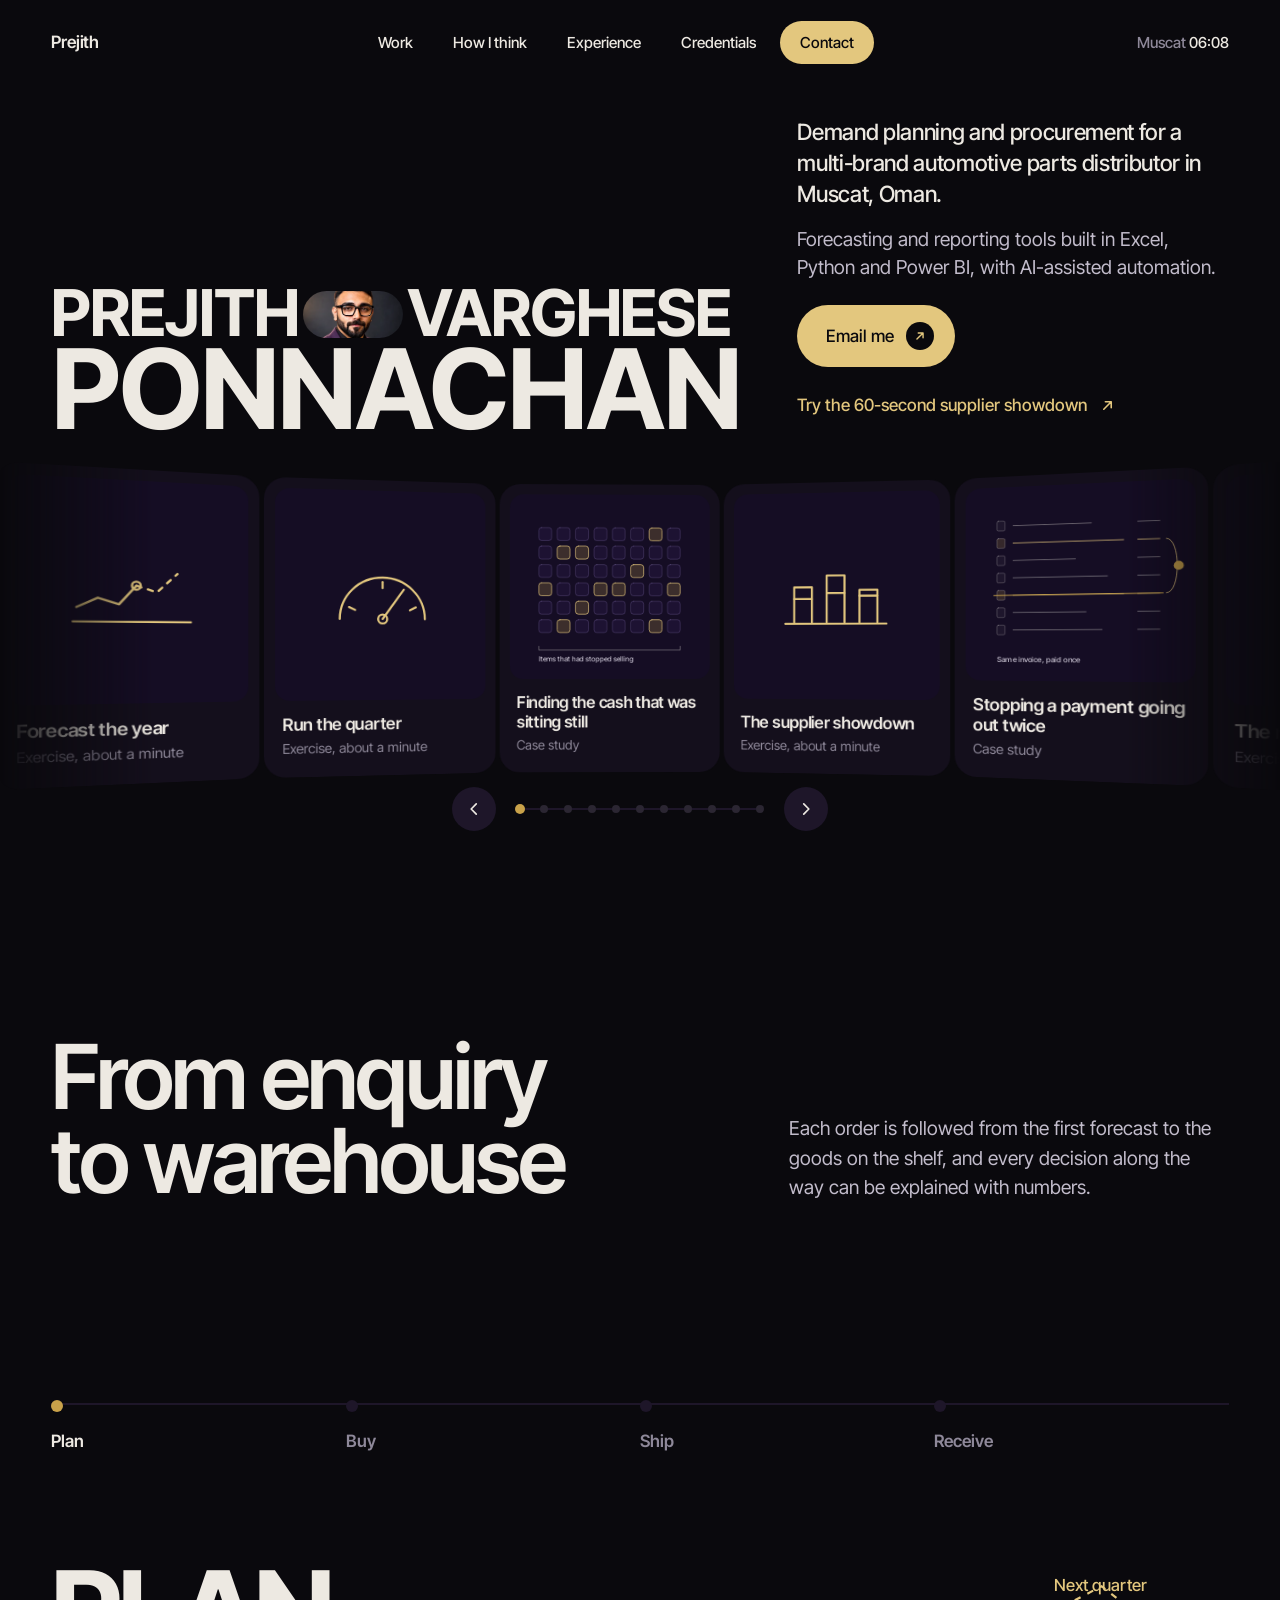
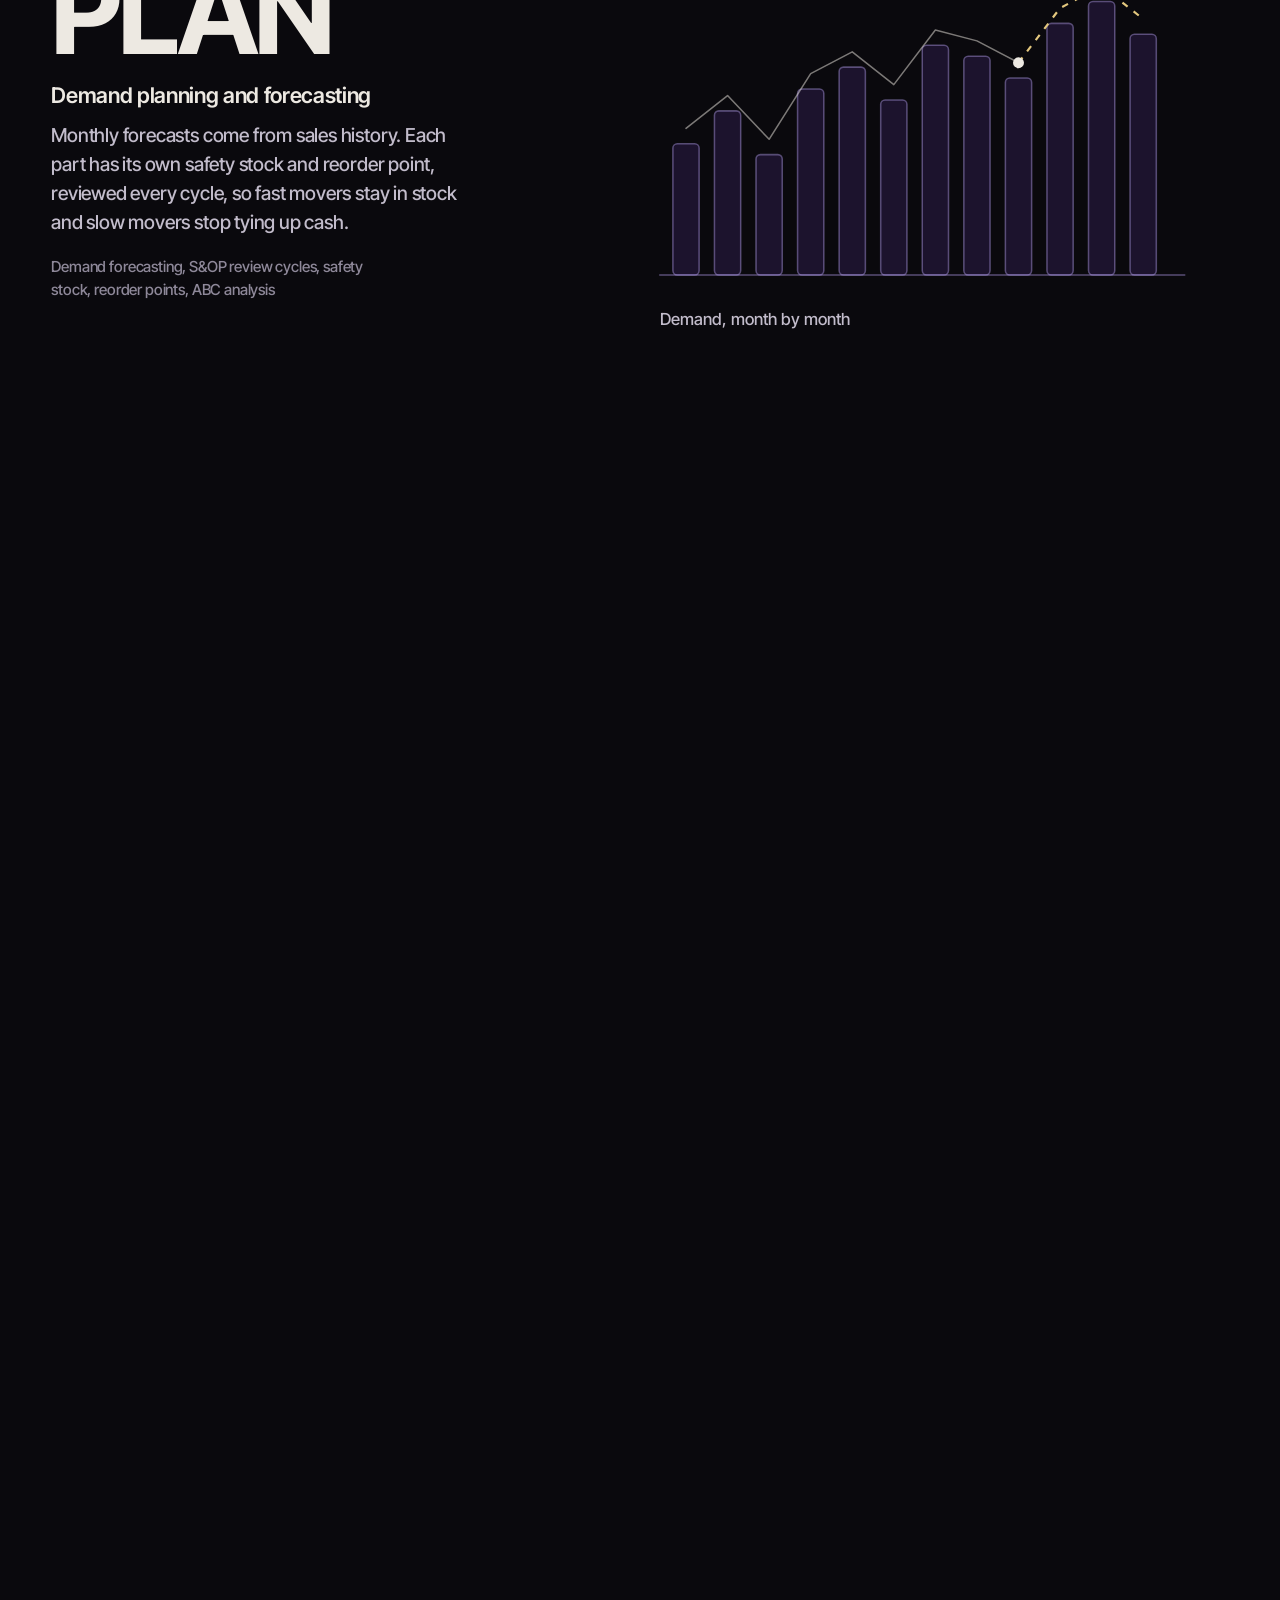
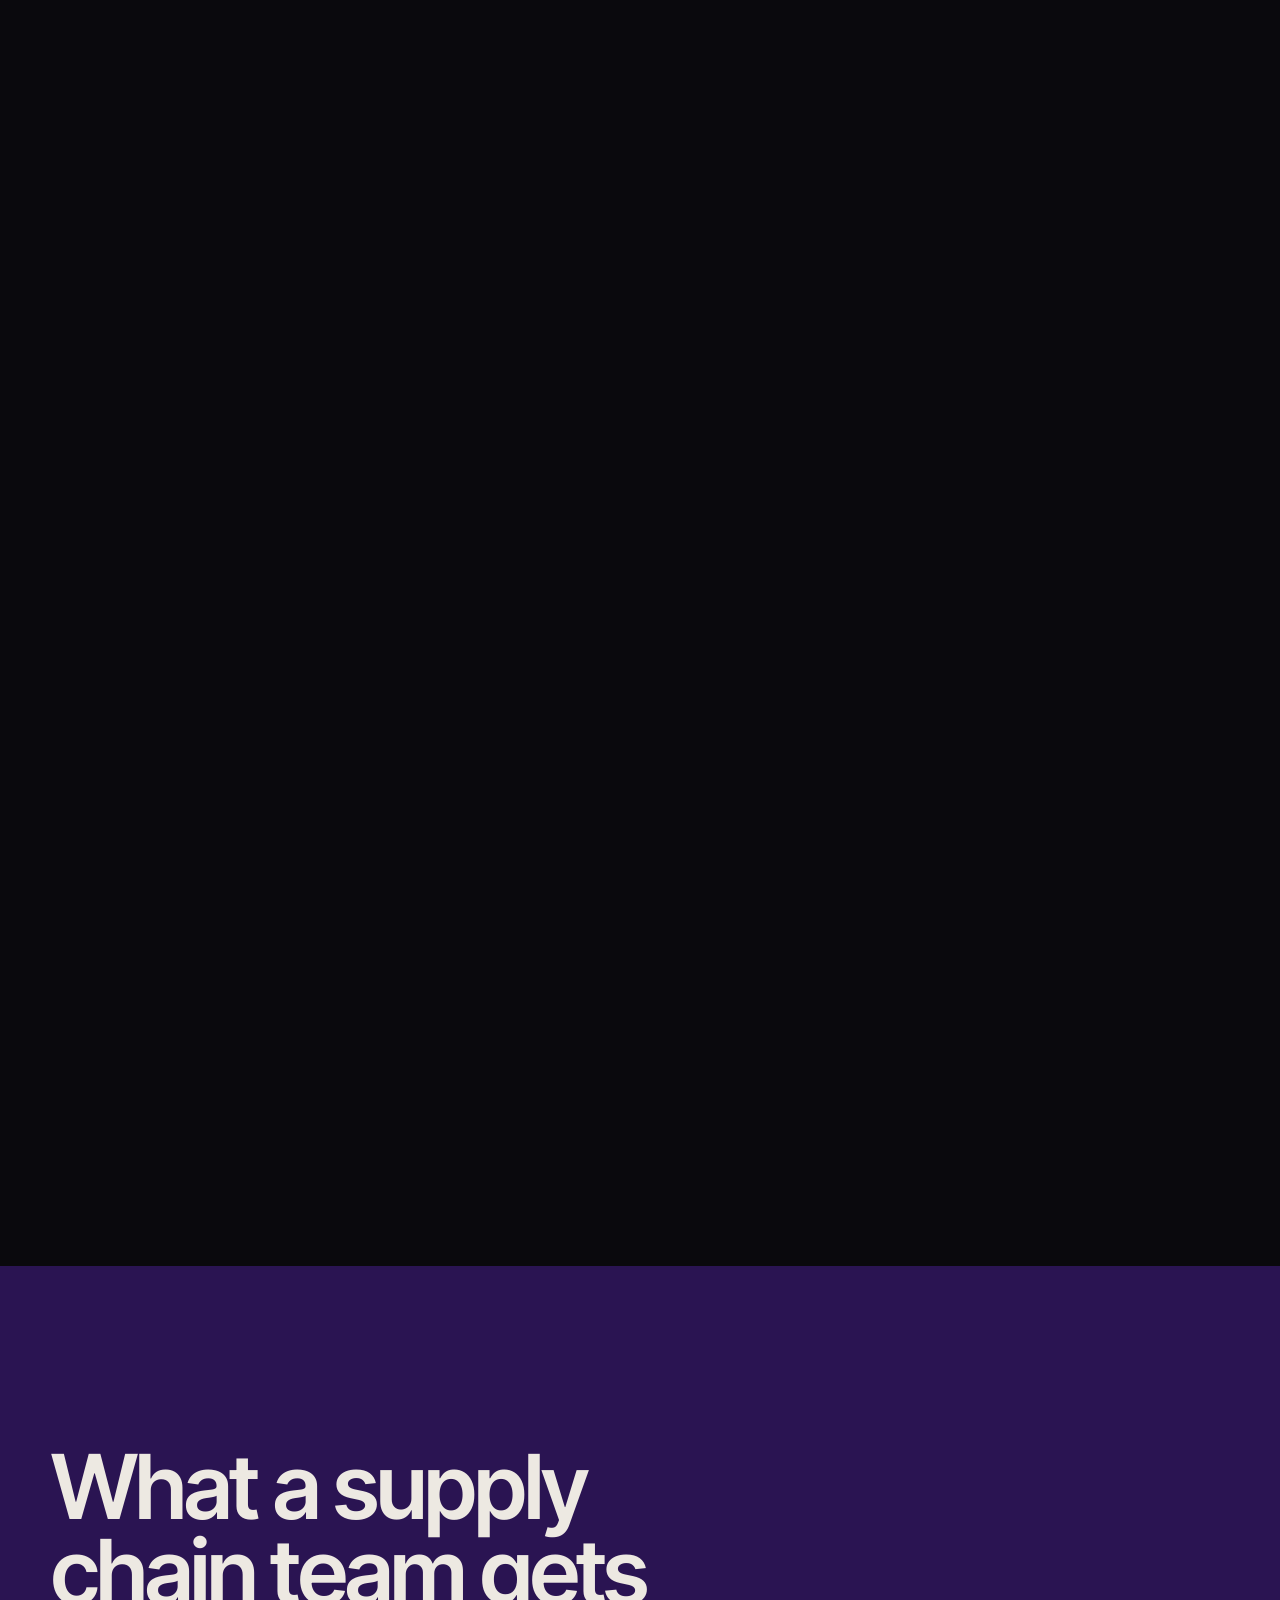
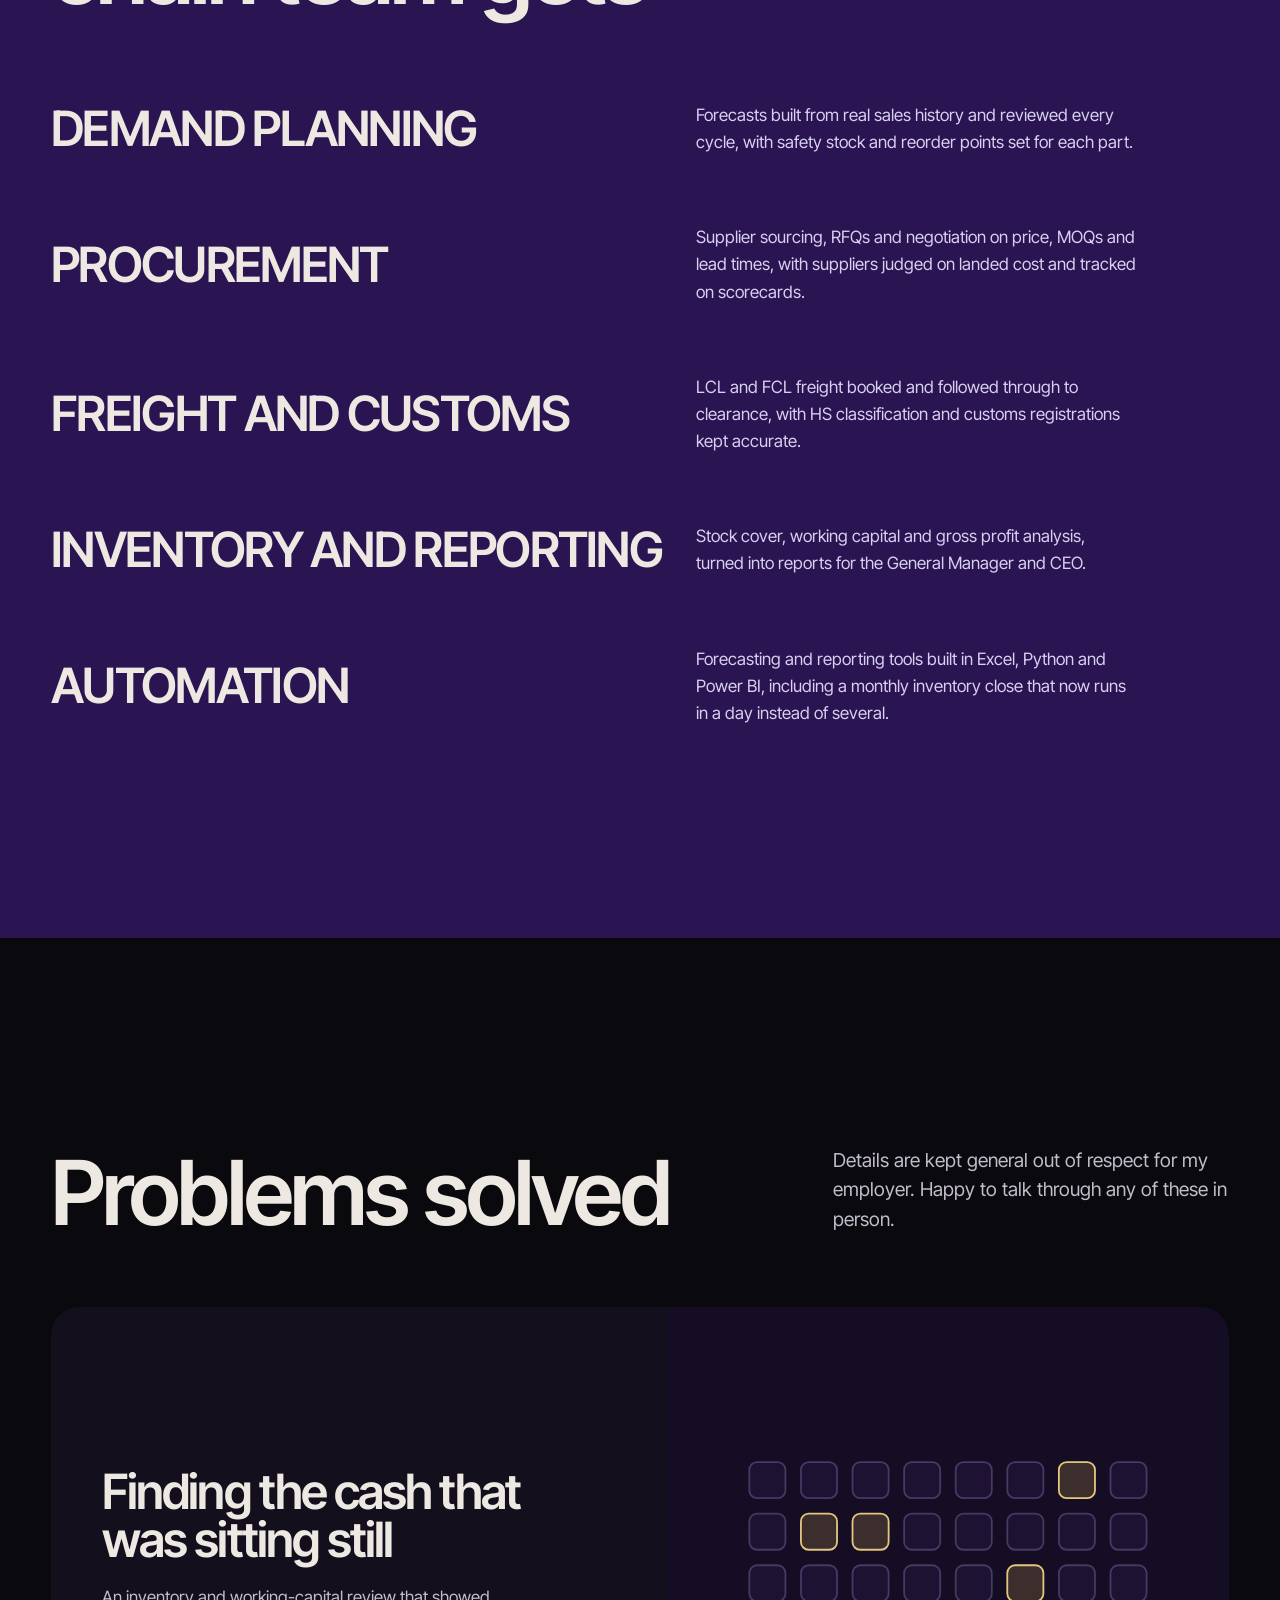
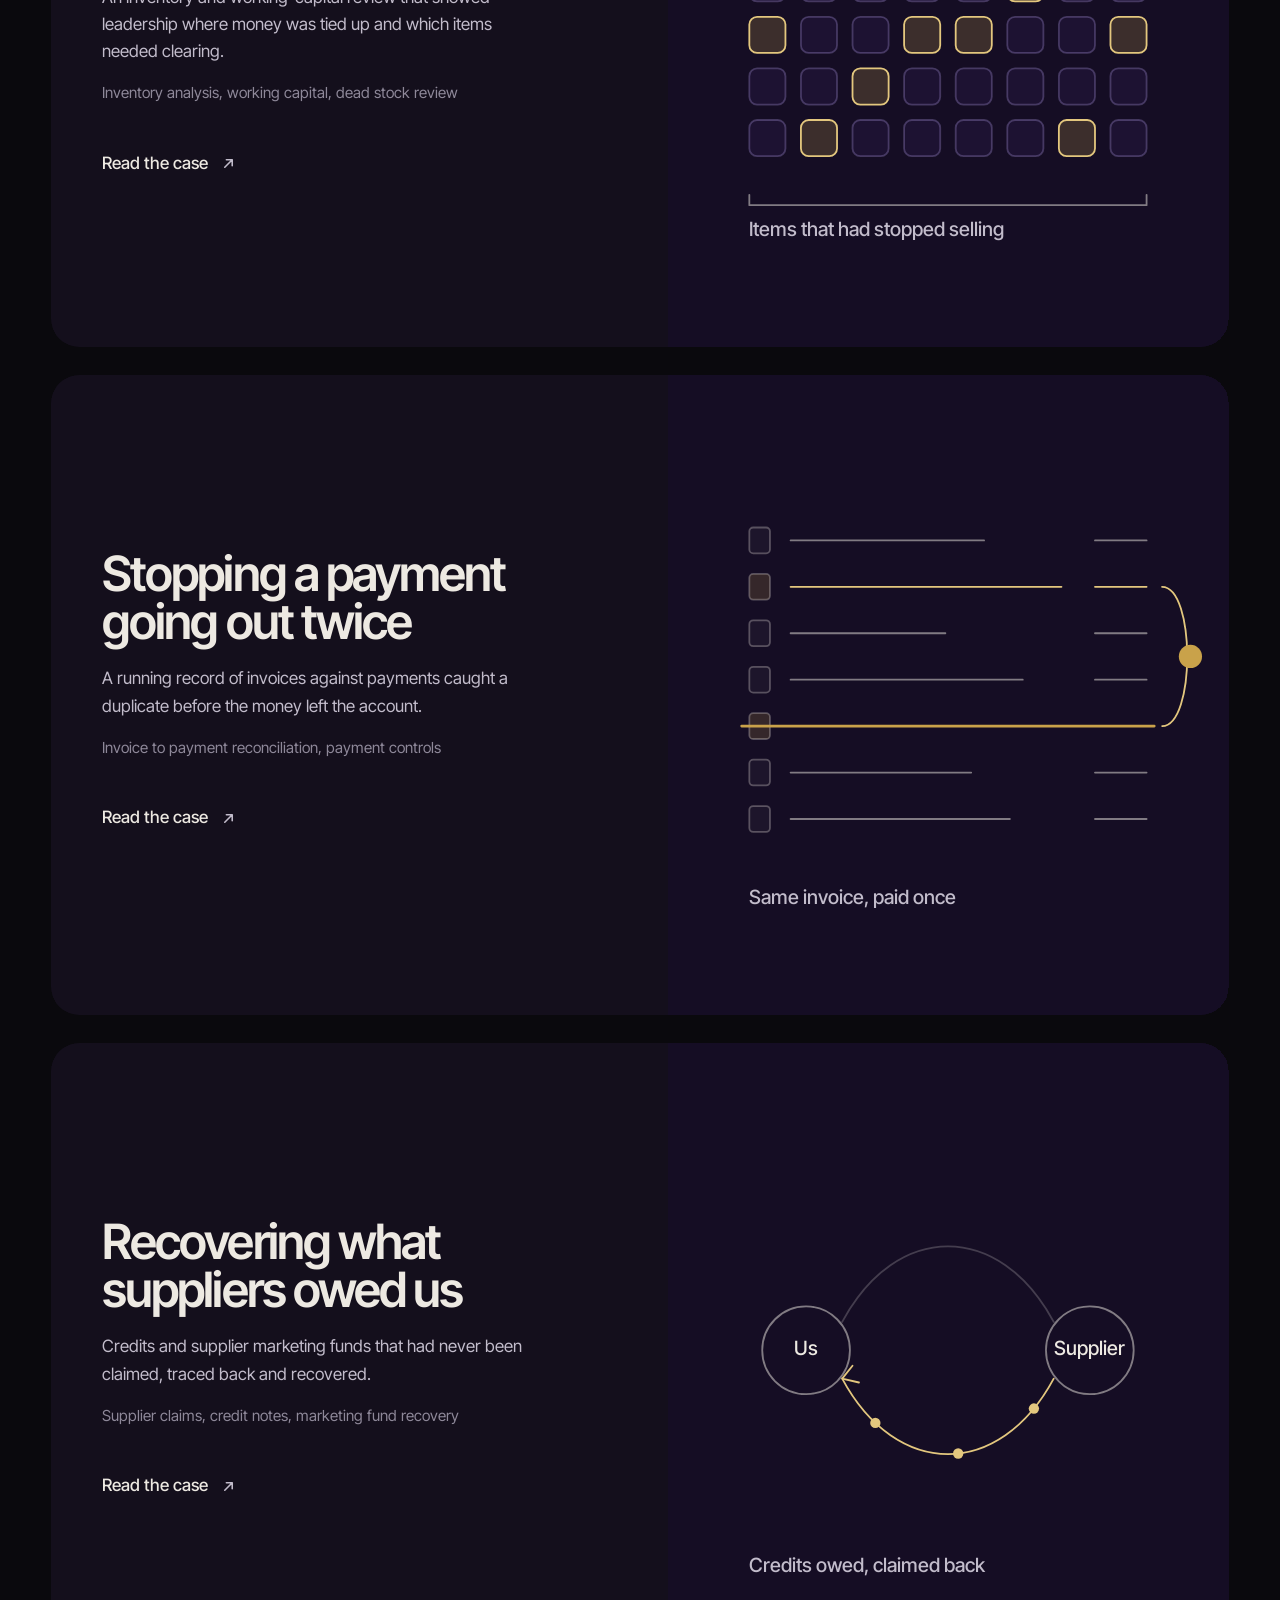
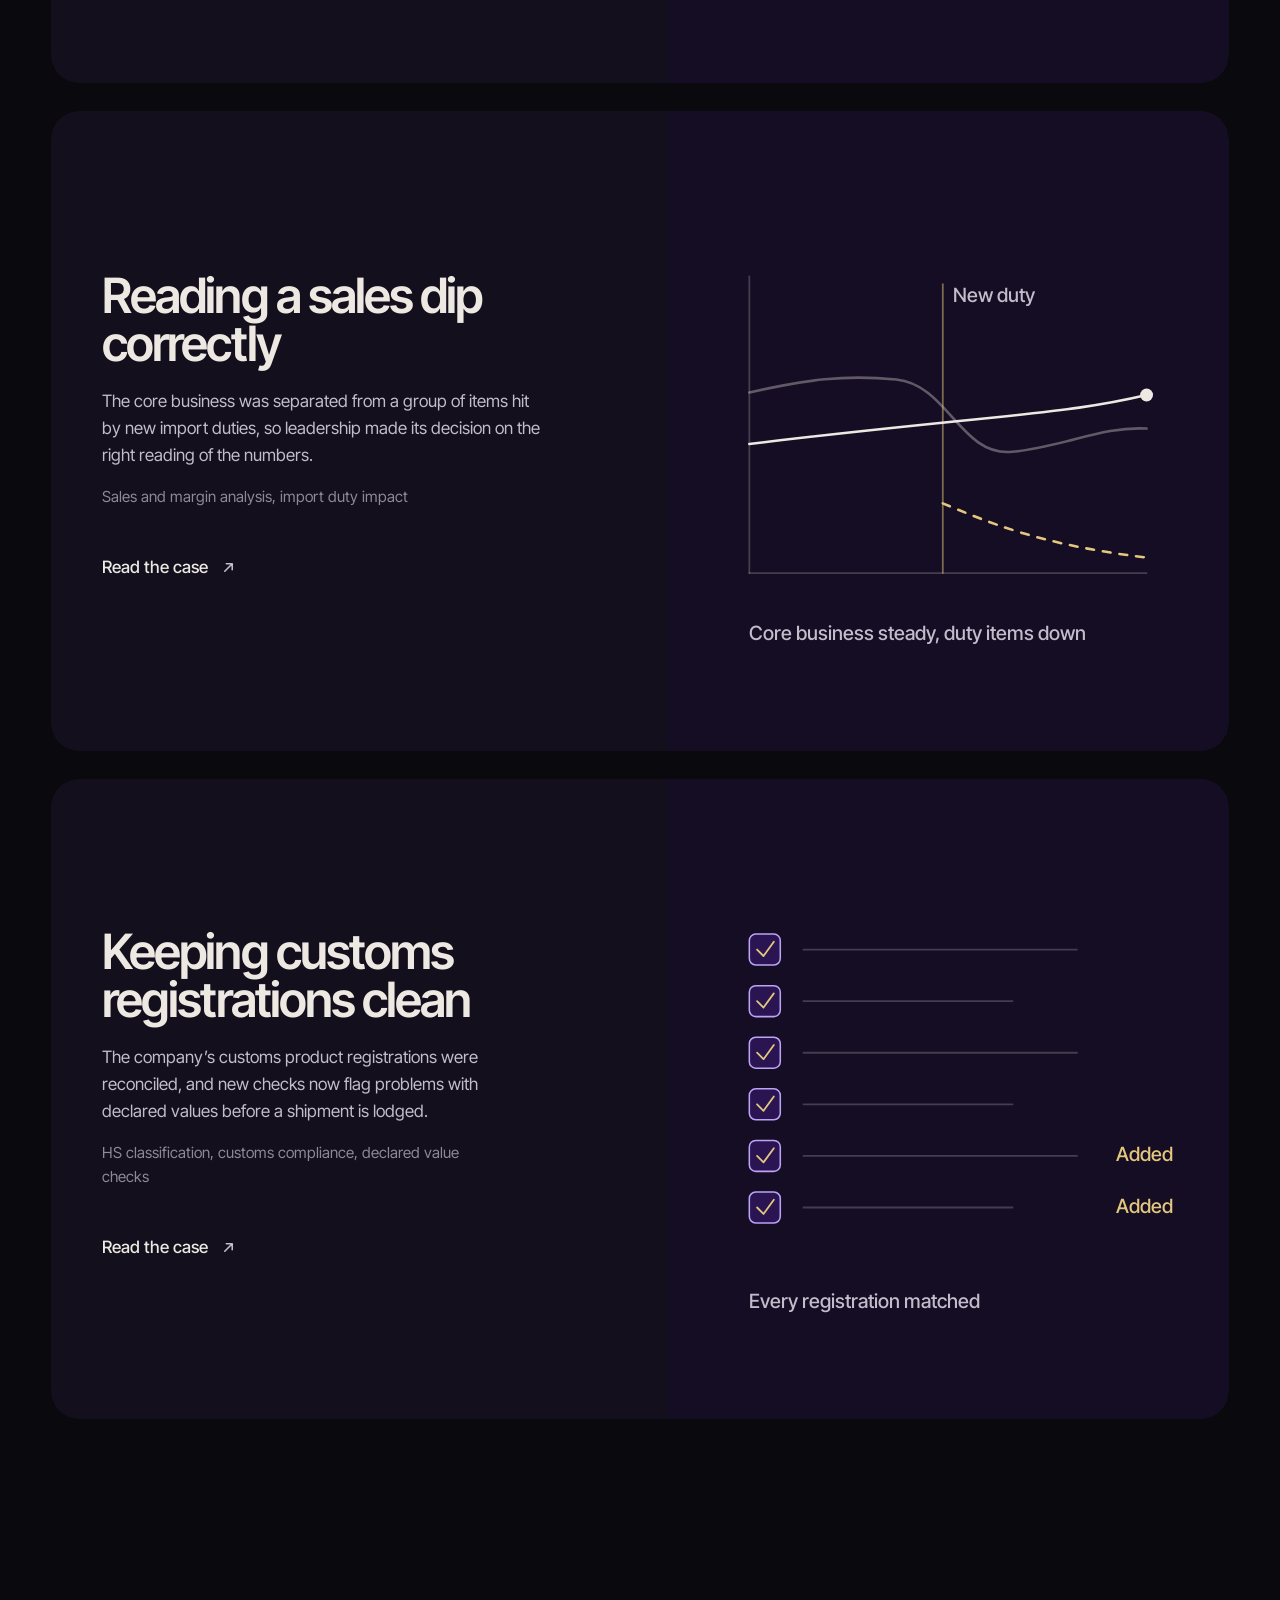
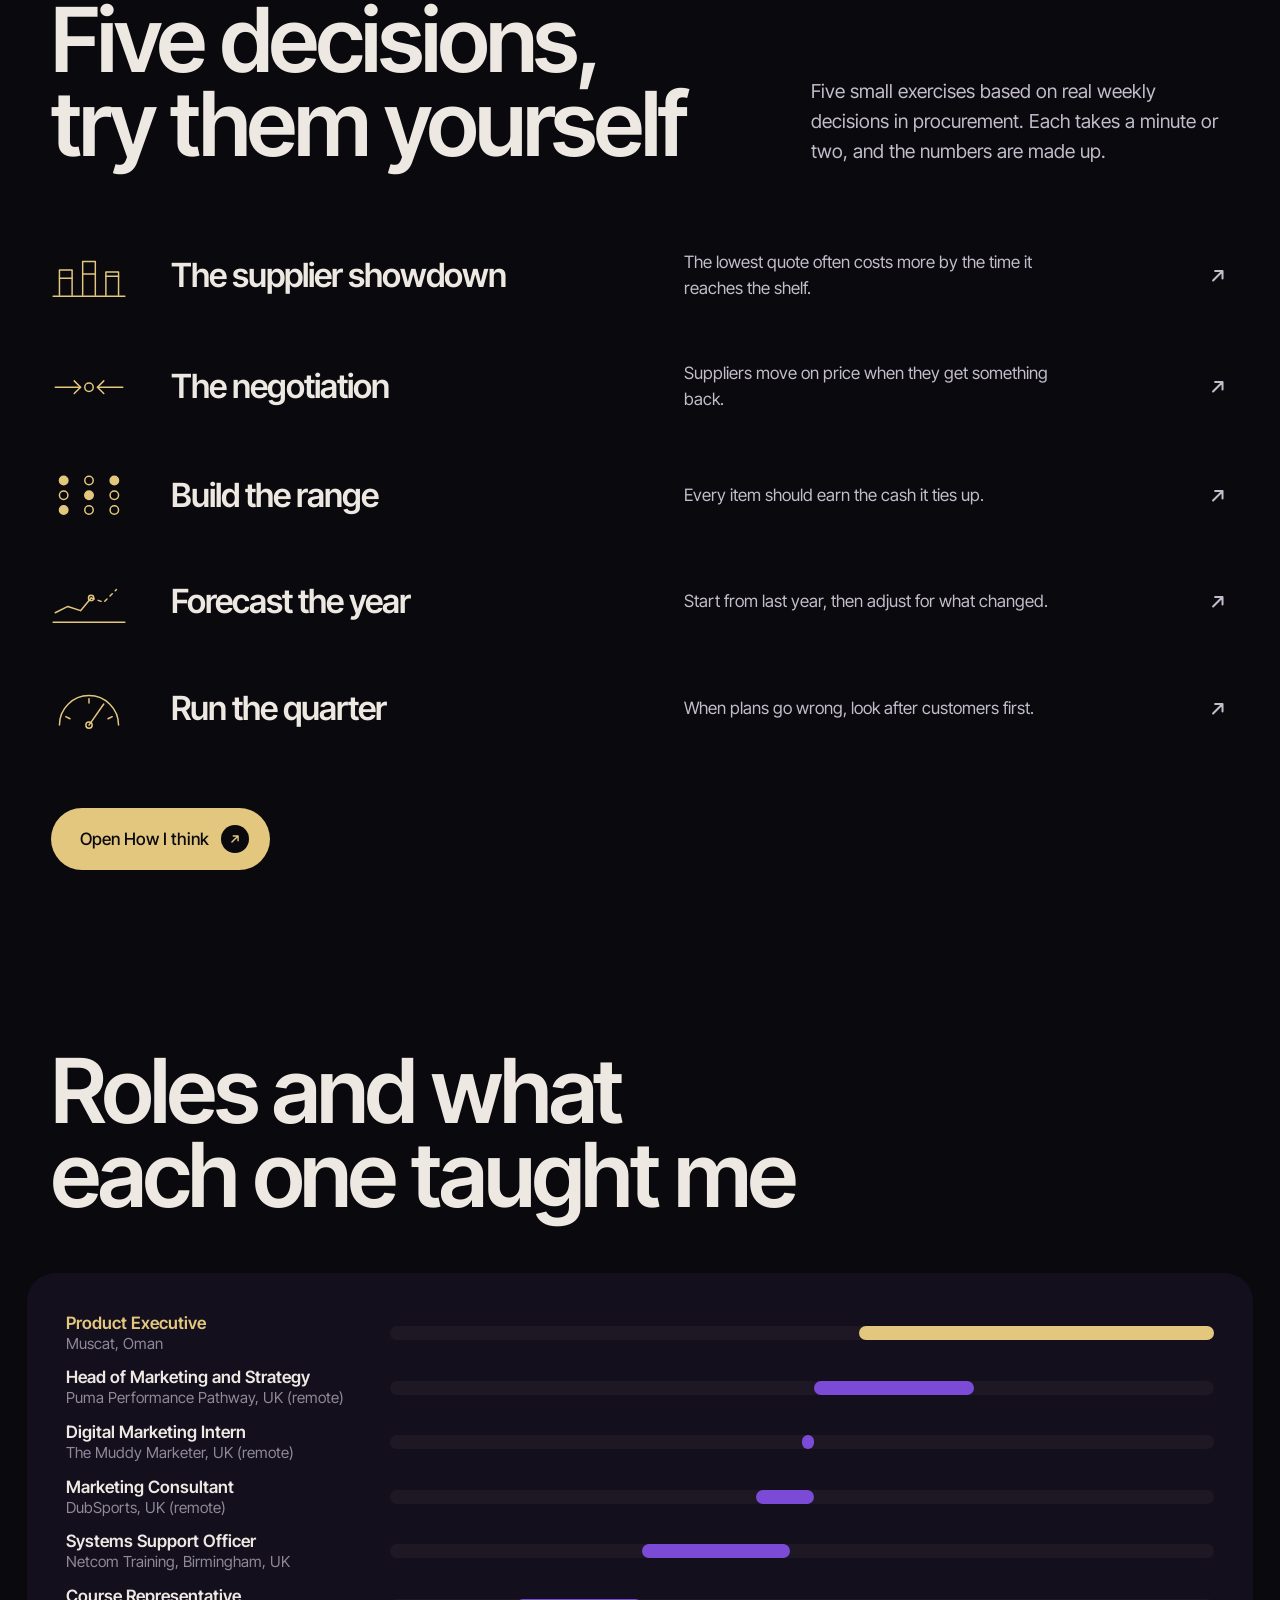
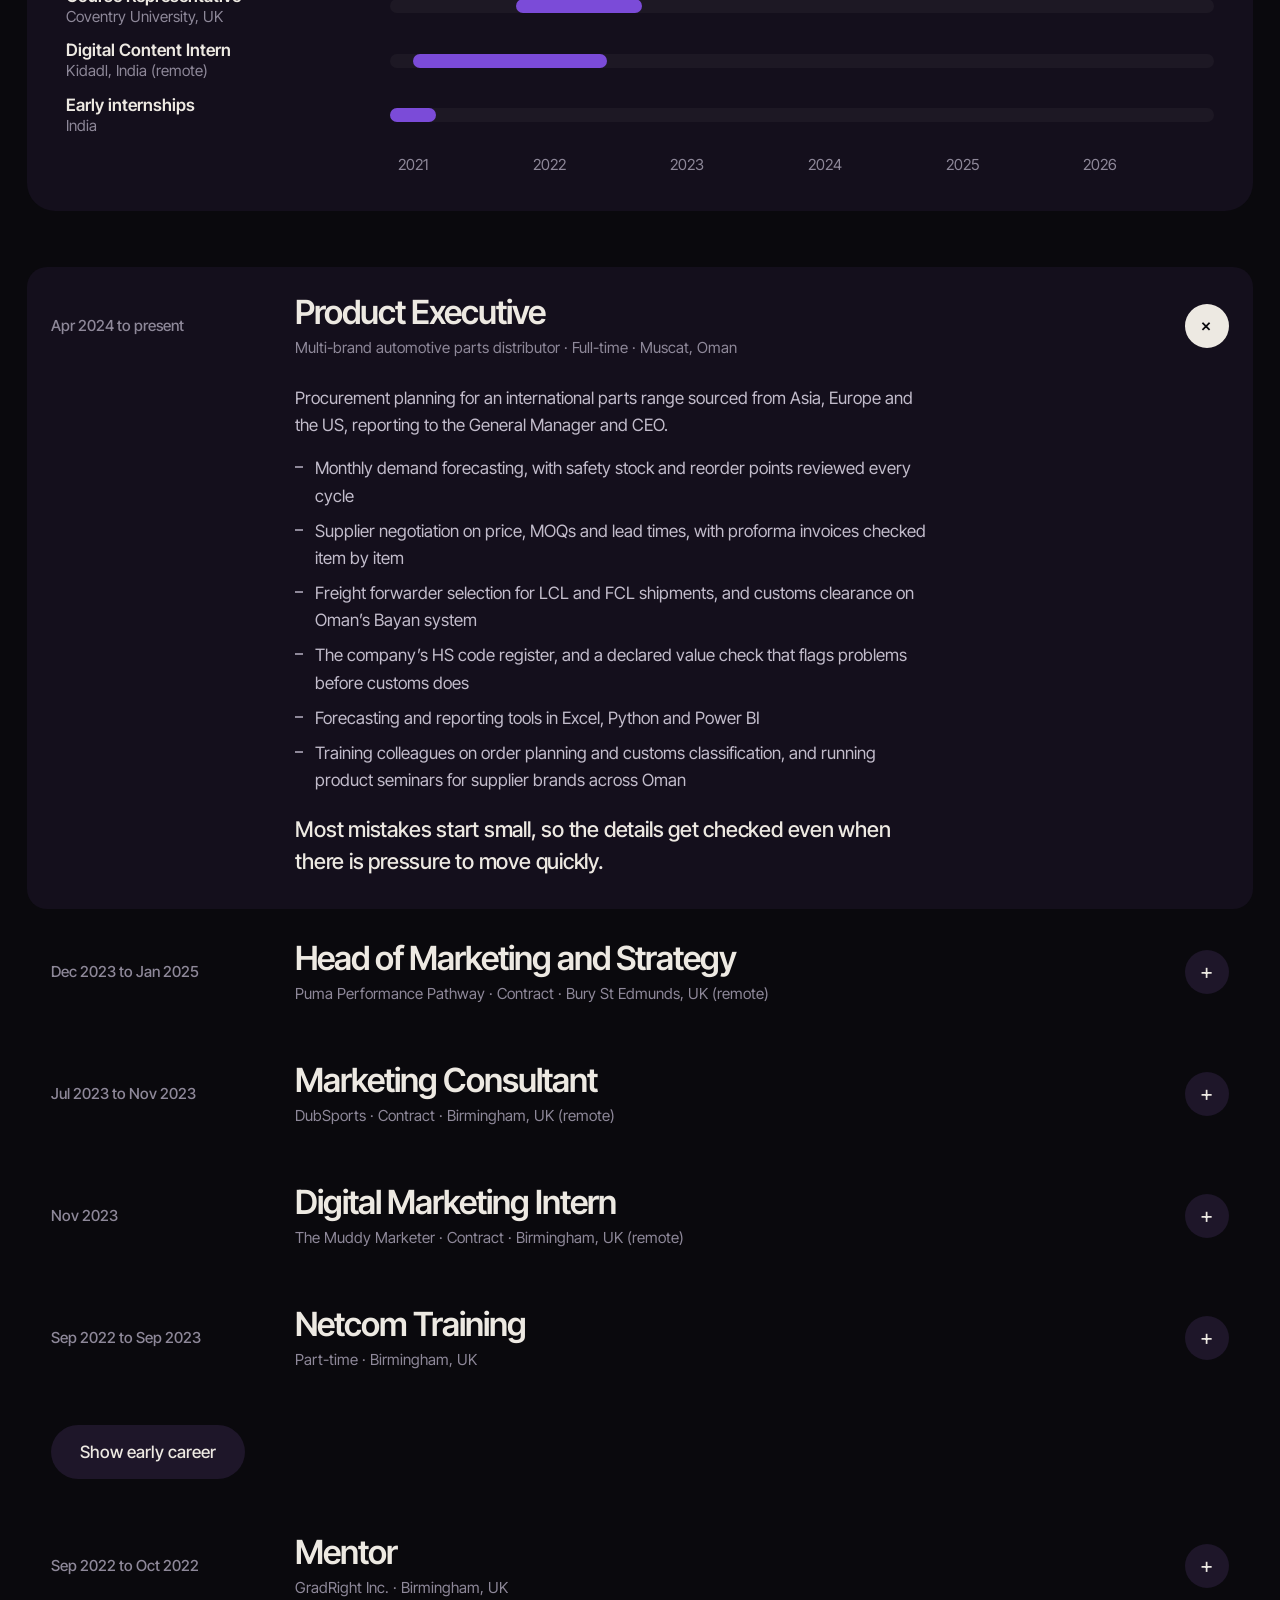
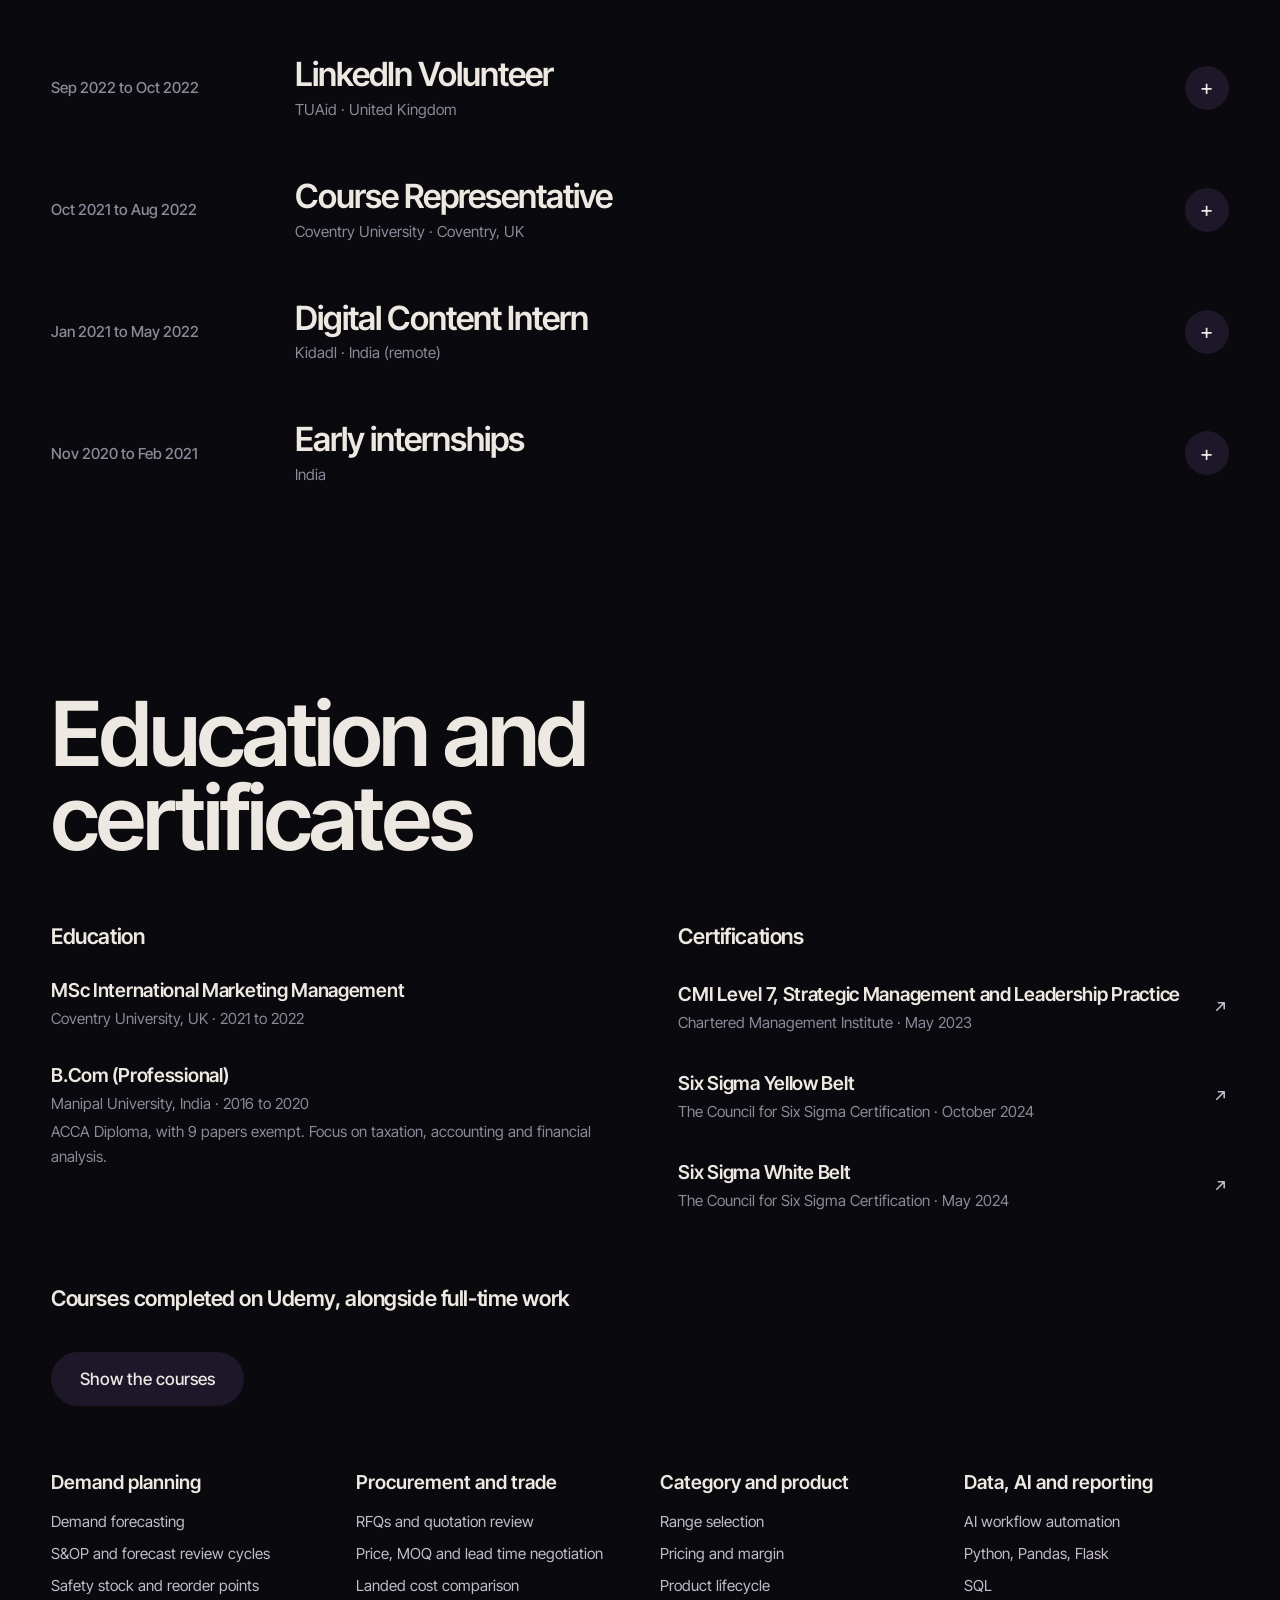
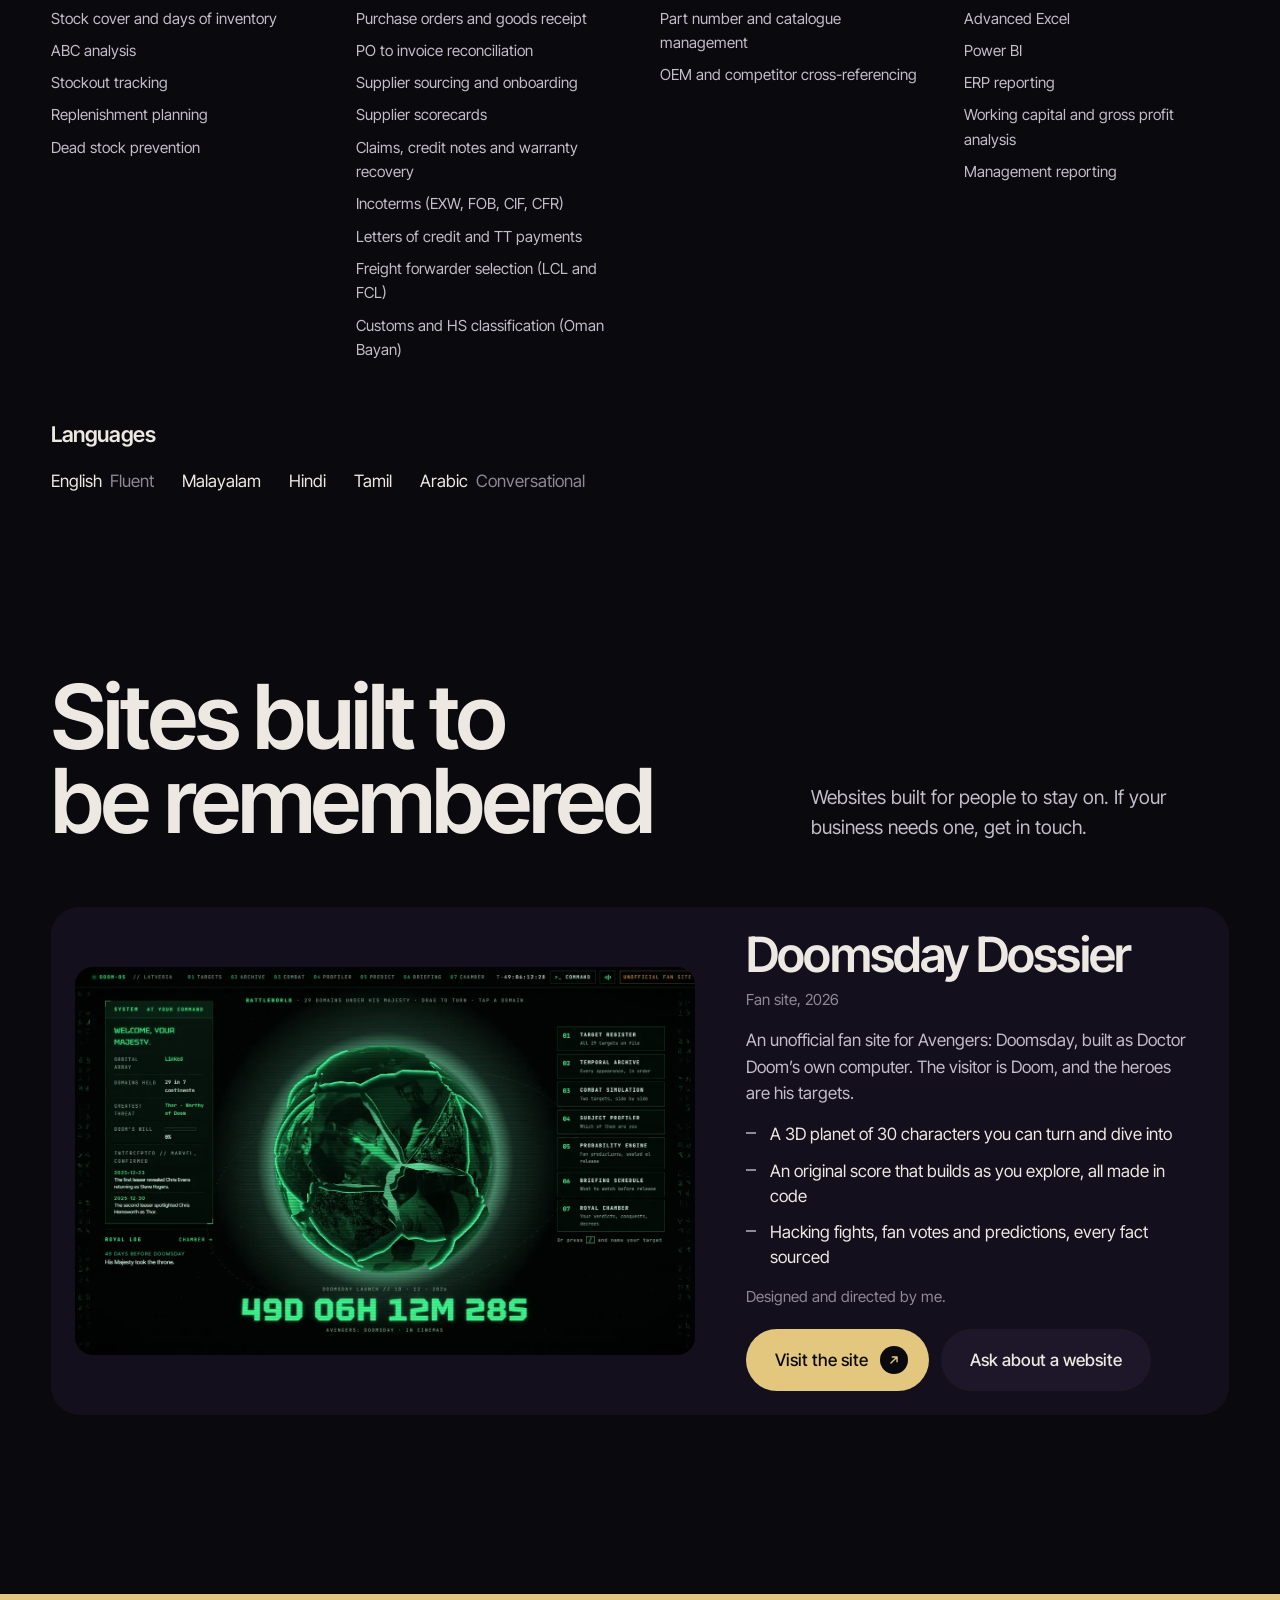
<file: index.html>
<!DOCTYPE html>
<html lang="en-GB">
<head>
<meta charset="utf-8">
<meta name="viewport" content="width=device-width, initial-scale=1, viewport-fit=cover">
<title>Prejith Varghese Ponnachan | Demand Planning and Procurement | Muscat, Oman</title>
<meta name="description" content="Product Executive in demand planning and procurement for a multi-brand automotive parts distributor in Muscat, Oman. Demand forecasting, supplier negotiation, landed cost, freight and customs, with forecasting and reporting tools built in Excel, Python and Power BI and AI-assisted automation.">
<link rel="canonical" href="https://prejith77.github.io/">
<link rel="icon" href="data:image/svg+xml,%3Csvg xmlns='http://www.w3.org/2000/svg' viewBox='0 0 64 64'%3E%3Crect width='64' height='64' rx='14' fill='%230A090D'/%3E%3Ctext x='14' y='46' font-family='Arial,Helvetica,sans-serif' font-size='40' font-weight='700' fill='%23EDE9E2' letter-spacing='-2'%3EP%3C/text%3E%3Ccircle cx='47' cy='43' r='4' fill='%23C9A24A'/%3E%3C/svg%3E">
<meta property="og:type" content="website">
<meta property="og:title" content="Prejith Varghese Ponnachan | Demand Planning and Procurement | Muscat, Oman">
<meta property="og:description" content="Product Executive in demand planning and procurement for a multi-brand automotive parts distributor in Muscat, Oman. Demand forecasting, supplier negotiation, landed cost, freight and customs, with forecasting and reporting tools built in Excel, Python and Power BI and AI-assisted automation.">
<meta property="og:url" content="https://prejith77.github.io/">
<meta property="og:image" content="https://prejith77.github.io/og-image.png?v=2">
<meta property="og:image:width" content="1200">
<meta property="og:image:height" content="630">
<meta name="twitter:card" content="summary_large_image">
<meta name="twitter:title" content="Prejith Varghese Ponnachan | Demand Planning and Procurement | Muscat, Oman">
<meta name="twitter:image" content="https://prejith77.github.io/og-image.png?v=2">
<meta name="theme-color" content="#0B0A10">
<link rel="preload" href="fonts/InterTight-normal-latin.woff2" as="font" type="font/woff2" crossorigin>
<link rel="stylesheet" href="css/motion.css">
<link rel="apple-touch-icon" href="apple-touch-icon.png">
<script type="application/ld+json">{"@context": "https://schema.org", "@type": "Person", "name": "Prejith Varghese Ponnachan", "jobTitle": "Product Executive", "description": "Demand planning and procurement for a multi-brand automotive parts distributor in Oman.", "url": "https://prejith77.github.io/", "image": "https://prejith77.github.io/portrait.webp", "address": {"@type": "PostalAddress", "addressLocality": "Muscat", "addressCountry": "OM"}, "sameAs": ["https://linkedin.com/in/prejith-ponnachan"], "alumniOf": [{"@type": "CollegeOrUniversity", "name": "Coventry University"}, {"@type": "CollegeOrUniversity", "name": "Manipal University"}], "knowsAbout": ["Demand planning", "Demand forecasting", "Procurement", "Supply chain management", "Inventory management", "Safety stock and reorder points", "Supplier negotiation", "Supplier management", "Landed cost", "Freight forwarding", "Incoterms", "Customs clearance", "HS classification", "Working capital analysis", "Power BI", "Advanced Excel", "SQL", "Python", "AI-assisted workflow automation", "Process automation"], "knowsLanguage": ["English", "Malayalam", "Hindi", "Tamil", "Arabic"]}</script>
<style>
@font-face {
  font-family: 'Inter Tight';
  font-style: normal;
  font-weight: 400;
  font-display: swap;
  src: url(fonts/InterTight-normal-latin-ext.woff2) format('woff2');
  unicode-range: U+0100-02BA, U+02BD-02C5, U+02C7-02CC, U+02CE-02D7, U+02DD-02FF, U+0304, U+0308, U+0329, U+1D00-1DBF, U+1E00-1E9F, U+1EF2-1EFF, U+2020, U+20A0-20AB, U+20AD-20C4, U+2113, U+2C60-2C7F, U+A720-A7FF;
}
@font-face {
  font-family: 'Inter Tight';
  font-style: normal;
  font-weight: 400;
  font-display: swap;
  src: url(fonts/InterTight-normal-latin.woff2) format('woff2');
  unicode-range: U+0000-00FF, U+0131, U+0152-0153, U+02BB-02BC, U+02C6, U+02DA, U+02DC, U+0304, U+0308, U+0329, U+2000-206F, U+20AC, U+2122, U+2191, U+2193, U+2212, U+2215, U+FEFF, U+FFFD;
}
@font-face {
  font-family: 'Inter Tight';
  font-style: normal;
  font-weight: 500;
  font-display: swap;
  src: url(fonts/InterTight-normal-latin-ext.woff2) format('woff2');
  unicode-range: U+0100-02BA, U+02BD-02C5, U+02C7-02CC, U+02CE-02D7, U+02DD-02FF, U+0304, U+0308, U+0329, U+1D00-1DBF, U+1E00-1E9F, U+1EF2-1EFF, U+2020, U+20A0-20AB, U+20AD-20C4, U+2113, U+2C60-2C7F, U+A720-A7FF;
}
@font-face {
  font-family: 'Inter Tight';
  font-style: normal;
  font-weight: 500;
  font-display: swap;
  src: url(fonts/InterTight-normal-latin.woff2) format('woff2');
  unicode-range: U+0000-00FF, U+0131, U+0152-0153, U+02BB-02BC, U+02C6, U+02DA, U+02DC, U+0304, U+0308, U+0329, U+2000-206F, U+20AC, U+2122, U+2191, U+2193, U+2212, U+2215, U+FEFF, U+FFFD;
}
@font-face {
  font-family: 'Inter Tight';
  font-style: normal;
  font-weight: 600;
  font-display: swap;
  src: url(fonts/InterTight-normal-latin-ext.woff2) format('woff2');
  unicode-range: U+0100-02BA, U+02BD-02C5, U+02C7-02CC, U+02CE-02D7, U+02DD-02FF, U+0304, U+0308, U+0329, U+1D00-1DBF, U+1E00-1E9F, U+1EF2-1EFF, U+2020, U+20A0-20AB, U+20AD-20C4, U+2113, U+2C60-2C7F, U+A720-A7FF;
}
@font-face {
  font-family: 'Inter Tight';
  font-style: normal;
  font-weight: 600;
  font-display: swap;
  src: url(fonts/InterTight-normal-latin.woff2) format('woff2');
  unicode-range: U+0000-00FF, U+0131, U+0152-0153, U+02BB-02BC, U+02C6, U+02DA, U+02DC, U+0304, U+0308, U+0329, U+2000-206F, U+20AC, U+2122, U+2191, U+2193, U+2212, U+2215, U+FEFF, U+FFFD;
}
@font-face {
  font-family: 'Inter Tight';
  font-style: normal;
  font-weight: 700;
  font-display: swap;
  src: url(fonts/InterTight-normal-latin-ext.woff2) format('woff2');
  unicode-range: U+0100-02BA, U+02BD-02C5, U+02C7-02CC, U+02CE-02D7, U+02DD-02FF, U+0304, U+0308, U+0329, U+1D00-1DBF, U+1E00-1E9F, U+1EF2-1EFF, U+2020, U+20A0-20AB, U+20AD-20C4, U+2113, U+2C60-2C7F, U+A720-A7FF;
}
@font-face {
  font-family: 'Inter Tight';
  font-style: normal;
  font-weight: 700;
  font-display: swap;
  src: url(fonts/InterTight-normal-latin.woff2) format('woff2');
  unicode-range: U+0000-00FF, U+0131, U+0152-0153, U+02BB-02BC, U+02C6, U+02DA, U+02DC, U+0304, U+0308, U+0329, U+2000-206F, U+20AC, U+2122, U+2191, U+2193, U+2212, U+2215, U+FEFF, U+FFFD;
}

:root{
  --bg:#0A090D;--bg2:#140F1C;--bg3:#1E1629;--text:#EDE9E2;--dim:#8E8899;--line:rgba(237,233,226,.1);
  --fs-sm:.95rem;--fs-body:1.0625rem;--fs-lead:1.2rem;--fs-quote:1.35rem;--fs-statement:clamp(1.2rem,1.75vw,1.65rem);
  --fs-h4:clamp(min(1.5rem,7vw),2.6vw,2.4rem);--fs-h3:clamp(min(2rem,9vw),3.8vw,3.6rem);--fs-h2:clamp(min(2.6rem,11vw),7vw,7.2rem);
  --text2:#C2BCCB;--bg0:#060509;--bg4:#2B2632;
  --purple:#7B4BD8;--purple-soft:#BBA4F5;--purple-deep:#2A1452;
  --gold:#C9A24A;--gold2:#E3C77E;--violet:#6B46C1;
  /* names used by the planning game */
  --ink:#0A090D;--ink-2:#121017;--ivory:#EDE9E2;--muted:#8E8899;--gold-soft:#E3C77E;--violet-soft:#B9A3F2;
  --ok:#6FCF97;--bad:#F07167;
  --sans:"Inter Tight",-apple-system,BlinkMacSystemFont,"Segoe UI",Helvetica,Arial,sans-serif;
  --pad:clamp(72px,14vw,180px);--gut:clamp(20px,4vw,56px);
}
*,*::before,*::after{box-sizing:border-box}
html{-webkit-text-size-adjust:100%}
html.lenis,html.lenis body{height:auto}
.lenis.lenis-smooth{scroll-behavior:auto!important}
body{margin:0;background:var(--bg);color:var(--text);font:400 var(--fs-body)/1.6 var(--sans);-webkit-font-smoothing:antialiased;text-rendering:optimizeLegibility;overflow-x:clip}
html{overflow-x:clip;color-scheme:dark}
section[id]{scroll-margin-top:84px}
h1,h2,h3,h4,p,ul,ol,figure{margin:0}
ul,ol{padding:0;list-style:none}
a{color:inherit}
img{max-width:100%;display:block}
::selection{background:var(--purple);color:var(--text)}
html{scrollbar-color:#4A2F7A var(--bg)}
::-webkit-scrollbar{width:10px;height:10px}::-webkit-scrollbar-track{background:var(--bg)}::-webkit-scrollbar-thumb{background:#4A2F7A;border-radius:10px;border:2px solid var(--bg)}@media (hover:hover) and (pointer:fine){::-webkit-scrollbar-thumb:hover{background:var(--gold)}}
input,textarea{caret-color:var(--gold)}
:focus-visible{outline:2px solid var(--gold);outline-offset:4px}
.skip{position:absolute;left:-9999px;top:12px;z-index:999;background:var(--text);color:var(--bg);padding:12px 16px;border-radius:8px}
.skip:focus{left:12px}
.wrap{width:100%;max-width:1480px;margin:0 auto;padding:0 max(var(--gut),env(safe-area-inset-right,0px)) 0 max(var(--gut),env(safe-area-inset-left,0px))}

/* ---------- nav ---------- */
.nav{position:fixed;inset:0 0 auto 0;z-index:100;transition:transform .5s cubic-bezier(.2,.7,.2,1)}
.nav.hide{transform:translateY(-110%)}
.nav-in{display:flex;align-items:center;justify-content:space-between;height:84px}
.brand{font:600 var(--fs-body) var(--sans);letter-spacing:-.01em;text-decoration:none;padding:12px 0}
.brand sup{font-size:.55em;color:var(--gold);margin-left:2px}
.links{display:flex;gap:8px;align-items:center}
.links a{position:relative;text-decoration:none;font:500 var(--fs-sm) var(--sans);padding:8px 16px;border-radius:999px;transition:background .3s}
@media (hover:hover) and (pointer:fine){.links a:hover{background:rgba(237,233,226,.07)}}
.nav-right{display:flex;align-items:center;gap:20px}
.clock{font:500 var(--fs-sm) var(--sans);color:var(--dim)}
.clock b{color:var(--text);font-weight:500}
.nav .cta-pill{background:var(--gold2);color:var(--bg);padding:12px 20px}
@media (hover:hover) and (pointer:fine){.nav .cta-pill:hover{background:var(--purple-soft)}}
.nav-bg{position:absolute;inset:0;z-index:-1;background:rgba(10,9,13,.82);backdrop-filter:blur(14px);-webkit-backdrop-filter:blur(14px);opacity:0;transition:opacity .4s}
.nav.solid .nav-bg{opacity:1}
.menu-btn{display:none;background:var(--bg3);border:0;color:var(--text);border-radius:999px;padding:12px 20px;min-height:44px;font:500 var(--fs-sm) var(--sans);cursor:pointer}
@media (max-width:980px){
  .links,.clock{display:none}
  .menu-btn{display:inline-block}
  .links.open{display:flex;position:fixed;inset:0;z-index:-1;flex-direction:column;align-items:flex-start;justify-content:center;gap:4px;padding:0 var(--gut);background:var(--bg0)}
  .links.open a{font:600 clamp(2.4rem,11vw,4rem)/1.05 var(--sans);letter-spacing:-.03em;padding:8px 0;background:none}
  .links.open a.cta-pill{color:var(--gold2);background:none}
}

/* ---------- roll text on hover ---------- */
.roll{display:inline-flex;overflow:hidden;vertical-align:top;line-height:1.25}
.roll>span{display:block;position:relative;transition:transform .5s cubic-bezier(.76,0,.24,1)}
.roll>span::after{content:attr(data-t);position:absolute;left:0;top:100%}

/* ---------- buttons ---------- */
.btn{display:inline-flex;align-items:center;gap:12px;border-radius:999px;padding:16px 20px 16px 28px;font:500 var(--fs-body) var(--sans);text-decoration:none;border:1px solid transparent;cursor:pointer;transition:background .3s,color .3s,border-color .3s}
.btn:active{transform:scale(.97)}
.btn{transition:background .3s,color .3s,transform 160ms cubic-bezier(.23,1,.32,1)}
.btn-primary{background:var(--gold2);color:var(--bg)}
@media (hover:hover) and (pointer:fine){.btn-primary:hover{background:#EFD99A}}
.btn-primary::after{content:"";display:block;width:28px;height:28px;border-radius:50%;background:var(--bg) url("data:image/svg+xml,%3Csvg xmlns='http://www.w3.org/2000/svg' viewBox='0 0 16 16'%3E%3Cpath d='M4.5 11.5l7-7M6 4.5h5.5V10' fill='none' stroke='%23E3C77E' stroke-width='1.6' stroke-linecap='round' stroke-linejoin='round'/%3E%3C/svg%3E") center/14px no-repeat;color:var(--gold2);font-size:var(--fs-sm);transition:transform .4s}
@media (hover:hover) and (pointer:fine){.btn-primary:hover::after{transform:rotate(45deg)}}
.btn-secondary{background:var(--bg3);color:var(--text);padding-right:28px}
@media (hover:hover) and (pointer:fine){.btn-secondary:hover{background:var(--bg4)}}

/* ---------- reveal helpers ---------- */
.ln{display:block;overflow:hidden;padding-bottom:.04em;margin-bottom:-.04em}
.ln>span{display:block;will-change:transform}
.js [data-split] .w{display:inline}
.js [data-split] .w>span{display:inline}
.js [data-split]{opacity:0;transform:translateY(24px);transition:opacity .8s cubic-bezier(.23,1,.32,1),transform .9s cubic-bezier(.16,1,.3,1)}
.js [data-split].in{opacity:1;transform:none}
@media (prefers-reduced-motion:reduce){.js [data-split]{opacity:1!important;transform:none!important;transition:none!important}}
.js .rv{opacity:0;transform:translateY(28px);transition:opacity .9s ease,transform 1.1s cubic-bezier(.16,1,.3,1)}
.js .rv.in{opacity:1;transform:none}
@media (prefers-reduced-motion:reduce){.js [data-split] .w>span,.js .rv{transform:none!important;opacity:1!important;transition:none!important}}

/* ---------- section heads ---------- */
section{position:relative}
.sec{padding:var(--pad) 0}
.h2{overflow-wrap:anywhere;font:600 var(--fs-h2)/.94 var(--sans);letter-spacing:-.035em;max-width:14ch;text-wrap:balance}
.lede{color:var(--text2);font-size:var(--fs-lead);line-height:1.55;max-width:52ch;margin-top:28px}
.head-row{display:grid;grid-template-columns:1fr auto;align-items:end;gap:32px}

/* ---------- hero ---------- */
.hero{display:flex;flex-direction:column;padding:clamp(104px,13vh,148px) 0 24px;overflow:hidden;position:relative}
.hfoot{display:flex;flex-direction:column;gap:24px;margin:0;padding-bottom:8px}
.hlead{font:500 var(--fs-statement)/1.38 var(--sans);letter-spacing:-.015em;max-width:46ch}
.hact{display:flex;flex-wrap:wrap;align-items:center;gap:16px 28px}
.hact .try{margin-top:0}
.hlead2{margin-top:-8px;font-size:var(--fs-lead);line-height:1.45;color:var(--text2);max-width:46ch}
.js .hero .hfoot>*{opacity:0;transform:translateY(20px);transition:opacity .9s,transform 1.1s cubic-bezier(.16,1,.3,1)}
.hero.go .hfoot>*{opacity:1;transform:none}
.hero.go .hfoot>*:nth-child(2){transition-delay:.12s}
@media (max-width:980px){.hero>.wrap{grid-template-columns:1fr}}
.hero>.wrap{display:grid;grid-template-columns:minmax(0,1.6fr) minmax(0,1fr);align-items:end;gap:24px 56px}
.hname{margin:0;font-weight:700;text-transform:uppercase;letter-spacing:-.04em;line-height:.84;white-space:nowrap}
.hname .ln{font-size:6vw}
.hname .ln>span{display:inline-block}
.hname .l2{text-align:right}
.hname .pic{display:inline-block;vertical-align:middle;width:1.55em;height:.74em;margin:0 .06em;border-radius:.37em;overflow:hidden;position:relative;top:-.06em;transition:width 1.4s cubic-bezier(.76,0,.24,1) .5s}
.hname .pic img{width:100%;height:100%;object-fit:cover;object-position:50% 24%;transform:scale(1.25);transition:transform 1.8s cubic-bezier(.16,1,.3,1) .5s}
.js .hero:not(.go) .hname .pic{width:0}
.js .hero:not(.go) .hname .pic img{transform:scale(1.6)}
.hero.go .hname .pic img{transform:scale(1.02)}
.js .hero .hname .ln>span{transform:translateY(105%)}
.hero.go .hname .ln>span{transform:none;transition:transform 1.3s cubic-bezier(.16,1,.3,1)}
.hero.go .hname .l2>span{transition-delay:.12s}

/* ---------- services index ---------- */
.svc{margin-top:56px;display:grid;gap:4px}
.svc li{position:relative;display:grid;grid-template-columns:minmax(0,1.15fr) minmax(0,1fr);gap:32px;align-items:center;padding:32px 28px;border-radius:20px;overflow:hidden;cursor:default}
.svc li::before{content:"";position:absolute;inset:0;background:var(--bg2);opacity:0;transition:opacity .45s}
.svc li>*{position:relative;transition:color .45s,transform .6s cubic-bezier(.16,1,.3,1)}
.svc h3{font:600 var(--fs-h3)/1 var(--sans);letter-spacing:-.035em;text-transform:uppercase}
.svc p{color:var(--text2);max-width:44ch;font-size:var(--fs-body)}
@media (hover:hover) and (pointer:fine){.svc li:hover::before{opacity:1}}
@media (hover:hover) and (pointer:fine){.svc li:hover h3{color:var(--gold2);transform:translateX(12px)}}
@media (max-width:980px){.svc li{grid-template-columns:1fr;gap:12px;padding:24px 4px}.svc li::before{display:none}}

/* ---------- stacked work ---------- */
.stack{margin-top:72px;display:flex;flex-direction:column;gap:28px}
.wcard{position:sticky;top:calc(110px + var(--k) * 14px);min-height:min(72vh,640px);border-radius:28px;overflow:hidden;display:grid;grid-template-columns:1.1fr 1fr;background:var(--bg2);transform-origin:50% 0;will-change:transform}
.wcard .wl{padding:clamp(28px,4vw,56px);display:flex;flex-direction:column;justify-content:center}
.wcard h3{font:600 var(--fs-h3)/.98 var(--sans);letter-spacing:-.04em;max-width:16ch}
.wcard p{color:var(--text2);max-width:44ch;margin-top:20px;font-size:var(--fs-body)}
.wcard .wr{position:relative;overflow:hidden;background:var(--bg3)}
@media (max-width:980px){.wcard{grid-template-columns:1fr;position:relative;top:auto;min-height:0}.wcard .wr{min-height:220px}}

/* ---------- experience accordion ---------- */
.acc{margin-top:56px;display:grid;gap:4px}
.acc details{border-radius:20px;transition:background .4s}
.acc details[open]{background:var(--bg2)}@media (hover:hover) and (pointer:fine){.acc details:hover{background:var(--bg2)}}
.acc summary{list-style:none;display:grid;grid-template-columns:220px minmax(0,1fr) 44px;gap:24px;align-items:center;padding:28px 24px;cursor:pointer}
.acc summary::-webkit-details-marker{display:none}
.acc .when{font:500 var(--fs-sm) var(--sans);color:var(--dim)}
.acc .role{font:600 var(--fs-h4)/1.05 var(--sans);letter-spacing:-.03em}
.acc .org{display:block;font:400 var(--fs-sm) var(--sans);color:var(--dim);letter-spacing:0;margin-top:8px}
.acc .plus{width:44px;height:44px;border-radius:50%;background:var(--bg3);display:grid;place-items:center;transition:transform .5s cubic-bezier(.76,0,.24,1),background .3s}
.acc .plus::before{content:"+";font-size:var(--fs-quote);line-height:1}
.acc details[open] .plus{transform:rotate(45deg);background:var(--text);color:var(--bg)}
@media (hover:hover) and (pointer:fine){.acc summary:hover .role{color:var(--gold2)}}
.acc .body{display:grid;grid-template-columns:220px minmax(0,1fr) 44px;gap:24px;padding:0 24px 32px}
.acc .body>div{grid-column:2;max-width:64ch;animation:open .6s cubic-bezier(.16,1,.3,1)}
.acc .body p{color:var(--text2)}
.acc .body .learnt{margin-top:20px;font:500 var(--fs-quote)/1.45 var(--sans);letter-spacing:-.01em;color:var(--text)}
.acc .sub{margin-top:12px;color:var(--dim);font-size:var(--fs-sm)}
.acc .sub b{color:var(--text);font-weight:500}
@keyframes open{from{opacity:0;transform:translateY(-8px)}}
.early-btn{margin-top:28px}
@media (max-width:980px){.acc summary{grid-template-columns:1fr 44px;padding:24px 20px}.acc .body{grid-template-columns:1fr;padding:0 20px 28px}.acc .when{grid-column:1/-1;order:-1}.acc .body>div{grid-column:1}.acc .body .learnt{font-size:var(--fs-lead)}}

/* ---------- credentials ---------- */
.cred{display:grid;grid-template-columns:1fr 1fr;gap:clamp(40px,6vw,96px);margin-top:64px}
.cred h3,.sub-h{font:600 var(--fs-quote)/1.2 var(--sans);letter-spacing:-.02em;color:var(--text);margin-bottom:12px}
.rows li{padding:16px 0}
.rows b{display:block;font:600 var(--fs-lead)/1.3 var(--sans);letter-spacing:-.015em;color:var(--text)}
.rows span{display:block;color:var(--dim);font-size:var(--fs-sm);margin-top:4px}
.certs a{display:flex;justify-content:space-between;align-items:center;gap:20px;text-decoration:none}
.certs a i{font-style:normal;color:var(--text2);transition:transform .4s}
@media (hover:hover) and (pointer:fine){.certs a:hover i{transform:rotate(45deg)}}
@media (hover:hover) and (pointer:fine){.certs a:hover b{color:var(--gold2)}}
.cprev{position:fixed;left:0;top:0;z-index:85;width:220px;border-radius:12px;overflow:hidden;pointer-events:none;opacity:0;transform:scale(.8);transition:opacity .3s,transform .4s cubic-bezier(.16,1,.3,1);box-shadow:0 30px 80px rgba(0,0,0,.6);display:none} /* taste-skill-ignore: floats over the page */
.cprev.on{opacity:1;transform:scale(1)}
.fine .cprev{display:block}
.courses-list{margin-top:56px}
.cgroup{display:grid;grid-template-columns:220px 1fr;gap:24px;padding:24px 0}
.cgroup h4{font:600 var(--fs-body)/1.4 var(--sans);color:var(--text2)}
.cgroup ul{display:grid;grid-template-columns:1fr 1fr;gap:16px 40px}
.cgroup li b{display:block;font-weight:500;line-height:1.35}
.cgroup li span{display:block;color:var(--dim);font-size:var(--fs-sm)}
.skills{display:grid;grid-template-columns:repeat(4,1fr);gap:40px;margin-top:64px}
.skills h3{font:600 var(--fs-lead) var(--sans);color:var(--text);margin-bottom:12px}
.skills li{color:var(--text2);font-size:var(--fs-sm);padding:4px 0}
.langs{display:flex;flex-wrap:wrap;gap:8px 28px;margin-top:20px}
.langs li{font-size:var(--fs-body)}
.langs span{color:var(--dim);margin-left:8px}
@media (max-width:980px){.cred,.cgroup{grid-template-columns:1fr}.cgroup ul{grid-template-columns:1fr}.skills{grid-template-columns:1fr 1fr}}
@media (max-width:560px){.skills{grid-template-columns:1fr;gap:32px;margin-top:48px}}
/* phones: each skill group reads as a block of tags rather than a long column */
@media (max-width:700px){.skills ul{display:flex;flex-wrap:wrap;gap:8px}.skills li{padding:8px 12px;border-radius:8px;background:var(--bg2);line-height:1.3}}

/* ---------- contact ---------- */
.contact{padding:var(--pad) 0 0;overflow:hidden}
.talk{display:block;text-decoration:none;font:700 17.2vw/.85 var(--sans);letter-spacing:-.03em;text-transform:uppercase;white-space:nowrap;margin-top:24px}
.talk .roll{line-height:.9;padding-right:.08em}
.talk .roll>span::after{color:var(--gold2)}
.c-row{display:grid;grid-template-columns:1fr auto;align-items:center;gap:32px;margin-top:48px;padding-bottom:64px}
.c-row p{color:var(--dim);max-width:40ch}
.c-links{display:flex;gap:12px;flex-wrap:wrap;margin-top:24px}
.c-row>div{min-width:0}
.c-links .btn{max-width:100%;white-space:normal;overflow-wrap:anywhere;text-align:left}
@media (max-width:980px){.c-row{grid-template-columns:1fr}}

/* ---------- how I work: the order's journey, held on screen while it plays ---------- */
.journey{margin-top:72px}
.j-route{position:relative;display:grid;grid-template-columns:repeat(4,1fr);padding-top:28px;font:600 var(--fs-body) var(--sans);color:var(--dim)}
.j-route::before,.j-fill{content:"";position:absolute;left:0;top:0;height:2px;background:var(--bg3);right:0}
.j-fill{right:auto;width:calc(var(--p,0) * 100%);background:var(--gold);z-index:1}
.j-route span{position:relative;transition:color .4s}
.j-route span::before{content:"";position:absolute;left:0;top:-31px;width:12px;height:12px;border-radius:50%;background:var(--bg3);z-index:2;transition:background .4s}
.j-route span.on{color:var(--text)}
.j-route span.on::before{background:var(--gold)}
.j-steps{display:grid;gap:96px;margin-top:56px}
.j-step{display:grid;grid-template-columns:minmax(0,.9fr) minmax(0,1.1fr);gap:clamp(32px,5vw,96px);align-items:center}
.j-txt h3{font:700 clamp(3.4rem,9vw,9rem)/.86 var(--sans);letter-spacing:-.04em;text-transform:uppercase}
.j-txt p{margin-top:24px;font:500 var(--fs-lead)/1.5 var(--sans);letter-spacing:-.01em;color:var(--text2);max-width:36ch}
.viz.j-art{position:static;inset:auto;width:100%;height:auto;max-height:none;margin:0;z-index:auto}
.viz .bar{fill:rgba(237,233,226,.05);stroke:rgba(237,233,226,.2)}
.viz .fc-dash{stroke:var(--gold2);stroke-width:2;stroke-dasharray:6 7;transition:opacity .8s calc(var(--d,0) * 1ms + 300ms)}
.viz .card{fill:rgba(237,233,226,.03);stroke:rgba(237,233,226,.22)}
.viz .card.pick{stroke:var(--gold2);fill:rgba(201,162,74,.1);stroke-width:1.6}
.viz .route{stroke:var(--gold2);stroke-width:1.6}
.viz .port{fill:var(--bg);stroke:rgba(237,233,226,.6)}
.viz .port.g{stroke:var(--gold2);fill:var(--gold)}
.viz .hull{fill:var(--text);stroke:none}
.viz .box{fill:var(--bg3);stroke:rgba(237,233,226,.5);stroke-width:1.2}
.viz .box.g{fill:var(--gold);stroke:var(--gold2)}
.viz .vessel{transition:opacity .6s .6s}
.viz .box2{fill:rgba(237,233,226,.05);stroke:rgba(237,233,226,.35)}
.js .j-step:not(.on) .viz .d{stroke-dashoffset:1}
.js .j-step:not(.on) .viz .pop{opacity:0;transform:scale(.6)}
.js .j-step:not(.on) .viz .fc-dash,.js .j-step:not(.on) .viz .vessel{opacity:0}
/* desktop: the stage holds still and the steps play one after another */
.journey.pinned{height:340vh;margin-top:24px}
.journey.pinned .j-stage{position:sticky;top:0;height:100svh;display:flex;align-items:center}
.journey.pinned .j-in{width:100%}
.journey.pinned .j-steps{display:grid;margin-top:clamp(40px,7vh,72px)}
.journey.pinned .j-step{grid-area:1/1;visibility:hidden;transition:visibility 0s .25s}
.journey.pinned .j-step.on{visibility:visible;transition:none}
.journey.pinned .j-txt>*{opacity:0;transform:translateY(28px);transition:opacity .2s cubic-bezier(.23,1,.32,1),transform 0s .2s}
.journey.pinned .j-step .viz.j-art{opacity:0;transition:opacity .2s cubic-bezier(.23,1,.32,1)}
.journey.pinned .j-step.on .viz.j-art{opacity:1;transition:opacity .4s cubic-bezier(.23,1,.32,1) .15s}
.journey.pinned .j-step.on .j-txt>*{opacity:1;transform:none;transition:opacity .5s cubic-bezier(.23,1,.32,1) .2s,transform .8s cubic-bezier(.16,1,.3,1) .2s}
.journey.pinned .j-step.on .j-txt p{transition-delay:.26s}
.journey.pinned .viz.j-art{max-height:min(58vh,540px)}
.journey:not(.pinned) .j-route{display:none}
@media (max-width:700px){.viz.j-art .lab{font-size:24px}}
@media (max-width:980px){.journey{margin-top:40px}.j-steps{gap:64px;margin-top:0}.j-step{grid-template-columns:1fr;gap:24px}.j-txt h3{font-size:var(--fs-h2)}}

/* ---------- case studies ---------- */
.case-btn{align-self:flex-start;display:inline-flex;align-items:center;gap:12px;margin-top:36px;min-height:44px;background:none;border:0;padding:0;color:var(--text);font:500 var(--fs-body) var(--sans);text-decoration:underline;text-decoration-color:rgba(237,233,226,.35);text-underline-offset:7px;cursor:pointer;transition:text-decoration-color .3s}
.case-btn i{font-style:normal;color:var(--text2);transition:transform .4s}
@media (hover:hover) and (pointer:fine){.case-btn:hover{text-decoration-color:var(--gold2)}}
@media (hover:hover) and (pointer:fine){.case-btn:hover i{transform:rotate(45deg)}}
.wcard{cursor:pointer}
dialog.case{width:min(880px,calc(100vw - 32px));max-height:min(88vh,900px);padding:0;border:0;border-radius:28px;background:var(--bg2);color:var(--text);overflow:auto;overscroll-behavior:contain}
dialog.case::backdrop{background:rgba(6,5,9,.72);backdrop-filter:blur(8px);-webkit-backdrop-filter:blur(8px)}
dialog.case[open]{animation:caseIn .7s cubic-bezier(.16,1,.3,1)}
dialog.case[open]::backdrop{animation:fadeIn .4s ease}
@keyframes caseIn{from{opacity:0;transform:translateY(48px) scale(.98)}}
@keyframes fadeIn{from{opacity:0}}
.case-in{padding:clamp(24px,4.5vw,56px)}
.case-top{display:flex;align-items:center;gap:16px}
.case-n{font-size:var(--fs-sm);color:var(--dim)}
.case-x{margin-left:auto;width:48px;height:48px;border-radius:50%;border:0;background:var(--bg3);color:var(--text);cursor:pointer;display:grid;place-items:center;transition:background .3s,transform .5s cubic-bezier(.76,0,.24,1)}
.case-x::before{content:"\00D7";font-size:var(--fs-quote);line-height:1}
@media (hover:hover) and (pointer:fine){.case-x:hover{background:var(--text);color:var(--bg);transform:rotate(90deg)}}
dialog.case h3{font:600 var(--fs-h3)/.98 var(--sans);letter-spacing:-.04em;margin:8px 0 8px;max-width:18ch}
.case-body{margin:36px 0 0}
.case-body div{display:grid;grid-template-columns:180px 1fr;gap:24px;padding:20px 0}
.case-body dt{font:600 var(--fs-body)/1.6 var(--sans);color:var(--dim)}
.case-body dd{margin:0;font-size:var(--fs-lead);line-height:1.6;color:var(--text2);max-width:56ch}
.case-body div:last-child dd{font:500 var(--fs-quote)/1.4 var(--sans);letter-spacing:-.015em;color:var(--text)}
.case-note{color:var(--dim);font-size:var(--fs-sm);margin-top:16px}
.case-nav{display:flex;justify-content:space-between;gap:12px;margin-top:28px}
@media (max-width:700px){.case-body div{grid-template-columns:1fr;gap:8px}.case-nav .btn{padding:16px 20px}}
.clink{text-decoration:none;display:block}
@media (hover:hover) and (pointer:fine){.clink:hover b{color:var(--gold2)}}

/* ---------- how I think teaser ---------- */
.tiles{margin-top:56px;display:grid;gap:4px}
.tile{position:relative;display:grid;grid-template-columns:88px minmax(0,1fr) minmax(0,1fr) 32px;align-items:center;gap:32px;padding:28px;border-radius:20px;text-decoration:none;color:var(--text);overflow:hidden}
.tile::before{content:"";position:absolute;inset:0;background:var(--purple-deep);transform:translateY(101%);transition:transform .6s cubic-bezier(.76,0,.24,1)}
.tile>*{position:relative;transition:color .45s}
.tile b{font:600 var(--fs-h4)/1 var(--sans);letter-spacing:-.03em}
.tile span{color:var(--text2);font-size:var(--fs-body);line-height:1.5;max-width:40ch}
.tile i{font-style:normal;font-size:var(--fs-quote);color:var(--text2);justify-self:end;transition:transform .5s,color .45s}
.tile:focus-visible::before{transform:none}@media (hover:hover) and (pointer:fine){.tile:hover::before{transform:none}}
.tile:focus-visible>*{color:var(--text)}@media (hover:hover) and (pointer:fine){.tile:hover>*{color:var(--text)}}
@media (hover:hover) and (pointer:fine){.tile:hover i{transform:rotate(45deg)}}
.tile .tg{width:76px;height:auto;color:var(--gold2);overflow:visible}
.tile .tg *{stroke:currentColor;stroke-width:1.4;stroke-linecap:round;stroke-linejoin:round}
.tile .tg .f{fill:currentColor}
.tile .tg .nd{stroke-dasharray:3 4}
.tile .tg [pathLength]{stroke-dasharray:1;stroke-dashoffset:0}
@media (hover:hover) and (pointer:fine){.tile:hover .tg{color:var(--gold2)}}
@media (hover:hover) and (pointer:fine){.tile:hover .tg [pathLength]{animation:tg .9s cubic-bezier(.16,1,.3,1) both}}
@keyframes tg{from{stroke-dashoffset:1}}
@media (prefers-reduced-motion:reduce){@media (hover:hover) and (pointer:fine){.tile:hover .tg [pathLength]{animation:none}}}
@media (max-width:980px){.tile{grid-template-columns:56px minmax(0,1fr) 24px;gap:8px 20px;padding:24px 4px}.tile .tg{width:52px;grid-row:span 2;align-self:start;margin-top:8px}.tile b{grid-column:2}.tile span{grid-column:2;grid-row:2}.tile i{grid-column:3;grid-row:1}.tile::before{display:none}@media (hover:hover) and (pointer:fine){.tile:hover>*{color:inherit}}@media (hover:hover) and (pointer:fine){.tile:hover span{color:var(--text2)}}@media (hover:hover) and (pointer:fine){.tile:hover i,.tile:hover .tg{color:var(--gold2)}}}
.try{display:inline-flex;align-items:center;gap:12px;margin-top:20px;min-height:44px;color:var(--gold2);font-weight:500;text-decoration:underline;text-decoration-color:rgba(227,199,126,.4);text-underline-offset:7px}
.try i{font-style:normal;transition:transform .4s}
@media (hover:hover) and (pointer:fine){.try:hover i{transform:rotate(45deg)}}

/* ---------- home motion ---------- */
.hero>.wrap{position:relative;z-index:1}
.hname .w1,.hname .w2{display:inline}
.hname .ln{will-change:transform}
.wcard{transform:scale(var(--s,1));transition:transform .6s cubic-bezier(.16,1,.3,1),clip-path 1.2s cubic-bezier(.16,1,.3,1),opacity .9s}
.js .wcard[data-reveal]{clip-path:inset(10% 5% 0 5% round 28px);opacity:.35}
.js .wcard[data-reveal].in{clip-path:inset(0 0 0 0 round 28px);opacity:1}
main{position:relative;z-index:1;background:var(--bg);border-radius:0 0 32px 32px;box-shadow:0 30px 60px rgba(0,0,0,.6)} /* taste-skill-ignore: the page lifts off the footer */
.bigfoot{position:fixed;left:0;right:0;bottom:0;z-index:0;background:var(--bg0);padding:56px 0 calc(28px + env(safe-area-inset-bottom))}
.ff-row{display:flex;flex-wrap:wrap;gap:8px 28px;font-size:var(--fs-body)}
.ff-row a{text-decoration:none;color:var(--text);display:inline-block;padding:12px 0}
@media (hover:hover) and (pointer:fine){.ff-row a:hover{color:var(--gold2)}}
.ff-name{margin:40px 0 28px;font-weight:700;text-transform:uppercase;letter-spacing:-.01em;line-height:.85;white-space:nowrap;color:rgba(227,199,126,.16);transition:color .8s}
@media (hover:hover) and (pointer:fine){.ff-name:hover{color:rgba(227,199,126,.34)}}
.ff-name span{display:inline-block}
.ff-bot{display:flex;flex-wrap:wrap;justify-content:space-between;gap:12px;font-size:var(--fs-sm);color:var(--dim)}
@media (max-width:980px){
  .wcard{position:sticky;top:calc(84px + var(--k) * 10px);min-height:0}
}
@media (max-width:700px){
  .hname .w1,.hname .w2{display:block}
  .hname .l2{text-align:left}
  .ff-row{gap:12px 20px;font-size:var(--fs-sm)}
  body{padding-bottom:0}
}
@media (prefers-reduced-motion:reduce){.js .wcard[data-reveal]{clip-path:none;opacity:1}.wcard{position:relative!important;top:auto!important}}
/* case diagrams: drawn in when the card arrives */
.viz{position:absolute;inset:0;margin:auto;width:min(92%,520px);height:auto;max-height:88%;z-index:1;overflow:visible}
.viz .d,.viz rect,.viz circle{stroke:rgba(237,233,226,.5);stroke-width:1.4;stroke-linecap:round;stroke-linejoin:round}
.viz .d{stroke-dasharray:1;stroke-dashoffset:0;transition:stroke-dashoffset 1.4s cubic-bezier(.16,1,.3,1) calc(var(--d,0) * 1ms + 300ms)}
.viz .d.dim{stroke:rgba(237,233,226,.22)}
.viz .d.g,.viz .g{stroke:var(--gold2)}
.viz .d.strike{stroke:var(--gold);stroke-width:2}
.viz .d.mark{stroke:rgba(227,199,126,.5);stroke-dasharray:1}
.viz .pop{transform-box:fill-box;transform-origin:center;transition:opacity .7s ease calc(var(--d,0) * 1ms + 300ms),transform .9s cubic-bezier(.16,1,.3,1) calc(var(--d,0) * 1ms + 300ms)}
.viz .cell{fill:rgba(123,75,216,.08);stroke:rgba(187,164,245,.28)}
.viz .hot{fill:rgba(201,162,74,.22);stroke:var(--gold2);animation:hot 3.6s ease-in-out calc(var(--d,0) * 1ms + 1600ms) 1}
@keyframes hot{50%{fill:rgba(201,162,74,.45)}}
.viz .doc{fill:rgba(237,233,226,.04);stroke:rgba(237,233,226,.3)}
.viz .doc.g{fill:rgba(201,162,74,.18)}
.viz .stop{fill:var(--gold);stroke:none}
.viz .flow circle{fill:var(--gold2);stroke:none;opacity:0;transition:opacity .6s 1.6s}
.viz .cl{stroke-width:2;stroke-linecap:round}
.viz .tot{stroke:rgba(237,233,226,.35)}
.viz .core{stroke:var(--text)}
.viz .hit{stroke:var(--gold2);stroke-dasharray:6 7}
.viz .end{fill:var(--text);stroke:none}
.viz .box{fill:rgba(237,233,226,.03);stroke:rgba(237,233,226,.3)}
.viz .wipe{clip-path:inset(-10px -10px -10px -10px);transition:clip-path 1.8s cubic-bezier(.65,0,.35,1) calc(var(--d,0) * 1ms + 300ms)}
.viz .lab{fill:var(--text2);stroke:none;font:500 var(--fs-sm) var(--sans)}
.viz .lab.c{fill:var(--text)}
.viz .lab.g{fill:var(--gold2)}
.js .wcard:not(.in) .viz .d{stroke-dashoffset:1}
.js .wcard:not(.in) .viz .pop{opacity:0;transform:scale(.6)}
.js .wcard:not(.in) .viz .wipe{clip-path:inset(-10px 100% -10px -10px)}
.js .wcard.in .viz .flow circle{opacity:1}
@media (prefers-reduced-motion:reduce){.viz *{transition:none!important;animation:none!important}.viz .flow{display:none}.js .wcard:not(.in) .viz .d{stroke-dashoffset:0}.js .wcard:not(.in) .viz .pop{opacity:1;transform:none}.js .wcard:not(.in) .viz .wipe{clip-path:none}}
@media (max-width:980px){.wcard .wr{min-height:300px}.viz{width:min(94%,440px)}}
@media (max-width:560px){.wcard .wr{min-height:248px}}



@media (min-width:981px){.svc,.tiles{margin-left:-28px;margin-right:-28px}.acc,.tl{margin-left:-24px;margin-right:-24px}}
@media (max-width:980px){.hero>.wrap{grid-template-columns:minmax(0,1fr);align-items:start}.hfoot{padding-bottom:0}}
/* hero carousel: the work itself, on a curve */
.orbit{position:relative;height:clamp(320px,41vh,420px);margin-top:clamp(16px,3vh,40px);perspective:1100px;overflow:hidden;user-select:none;-webkit-user-select:none;touch-action:pan-y;
  -webkit-mask-image:linear-gradient(90deg,transparent,#000 12%,#000 88%,transparent);mask-image:linear-gradient(90deg,transparent,#000 12%,#000 88%,transparent)} /* taste-skill-ignore: edge fade mask, not a fill */
.orbit-ring{position:absolute;left:50%;top:44%;width:0;height:0;margin:0;padding:0;list-style:none;transform-style:preserve-3d;transform:translateZ(1200px)}
.oc{position:absolute;width:260px;height:340px;left:-130px;top:-170px;transform:rotateY(var(--a)) translateZ(-1400px);backface-visibility:hidden;will-change:transform}
.oc.far{opacity:0;pointer-events:none}
.oc-in{display:flex;flex-direction:column;width:100%;height:100%;padding:12px;border:0;border-radius:24px;background:var(--bg2);color:var(--text);font:inherit;text-align:left;text-decoration:none;cursor:inherit;-webkit-user-drag:none;transition:background .25s cubic-bezier(.23,1,.32,1)}
@media (hover:hover) and (pointer:fine){.oc-in:hover{background:var(--bg3)}}
.oc-in:focus-visible{outline:2px solid var(--gold);outline-offset:4px}
.oc-art{flex:1;min-height:0;border-radius:16px;background:#150D24;display:grid;place-items:center;overflow:hidden}
.oc .viz.viz{position:static;width:92%;height:auto;max-height:100%;margin:0}
.oc .viz .flow circle{opacity:1}
.oc-ex .tg{width:52%;height:auto;color:var(--gold2);overflow:visible}
.oc .tg *{stroke:currentColor;stroke-width:1.4;stroke-linecap:round;stroke-linejoin:round}
.oc .tg .f{fill:currentColor}
.oc .tg .nd{stroke-dasharray:3 4}
.oc-img img{width:100%;height:100%;object-fit:cover}
.oc-tx{display:grid;gap:4px;padding:16px 8px 8px}
.oc-t{font:600 var(--fs-lead)/1.2 var(--sans);letter-spacing:-.015em}
.oc-k{font-size:var(--fs-sm);color:var(--dim)}
.orbit.live{cursor:grab;touch-action:pan-y;-webkit-user-select:none;user-select:none}
.orbit.dragging,.orbit.dragging .oc-in{cursor:grabbing}
.orbit img{-webkit-user-drag:none}
.orbit-nav{position:absolute;left:50%;bottom:0;transform:translateX(-50%);display:flex;align-items:center;gap:12px;cursor:auto}
.orbit-btn{display:grid;place-items:center;width:44px;height:44px;border:0;border-radius:50%;background:var(--bg3);color:var(--text);cursor:pointer;font-size:18px;transition:background .2s cubic-bezier(.23,1,.32,1),transform 160ms cubic-bezier(.23,1,.32,1)}
@media (hover:hover) and (pointer:fine){.orbit-btn:hover{background:var(--bg4)}}
.orbit-btn:active{transform:scale(.94)}
.orbit-btn:focus-visible,.orbit-dot:focus-visible{outline:2px solid var(--gold);outline-offset:2px}
.orbit-route{position:relative;display:flex;align-items:center}
.orbit-route::before{content:"";position:absolute;left:12px;right:12px;top:50%;height:2px;margin-top:-1px;background:var(--bg3)}
.orbit-dot{position:relative;display:grid;place-items:center;width:24px;height:24px;padding:0;border:0;background:none;cursor:pointer;border-radius:50%}
.orbit-dot i{width:8px;height:8px;border-radius:50%;background:var(--bg4);transition:background .3s,transform .3s cubic-bezier(.23,1,.32,1)}
@media (hover:hover) and (pointer:fine){.orbit-dot:hover i{background:var(--text2)}}
.orbit-dot.on i{background:var(--gold);transform:scale(1.25)}
@media (max-width:760px){
  .orbit{height:auto;perspective:none;-webkit-mask-image:none;mask-image:none;margin-top:32px;overflow:visible;touch-action:auto}
  .orbit-ring{position:static;width:auto;height:auto;transform:none;display:flex;gap:12px;overflow-x:auto;scroll-snap-type:x mandatory;scroll-padding-inline:var(--gut);padding:0 var(--gut) 8px;scrollbar-width:none}
  .orbit-ring::-webkit-scrollbar{display:none}
  .oc,.oc.far{position:relative;left:auto;top:auto;transform:none;flex:0 0 72%;height:320px;scroll-snap-align:start;opacity:1;pointer-events:auto}
  .orbit-nav{display:none}
}
.ic{width:1em;height:1em;display:block;fill:none;stroke:currentColor;stroke-width:1.5;stroke-linecap:round;stroke-linejoin:round}
i:has(>.ic){display:inline-grid;place-items:center;font-style:normal}
/* recruiter detail: the job title for each step, and the skills lines */
.j-txt .j-role{margin-top:20px;font:600 var(--fs-quote)/1.25 var(--sans);color:var(--text);letter-spacing:-.015em;max-width:none}
.j-txt .j-role + p{margin-top:12px}
.j-txt .j-skills{margin-top:20px;font-size:var(--fs-sm);line-height:1.5;color:var(--dim);max-width:38ch}
.wcard .wk{margin-top:16px;font-size:var(--fs-sm);color:var(--dim)}
.acc .duties{margin-top:16px;display:grid;gap:8px;max-width:64ch}
.acc .duties li{position:relative;padding-left:20px;color:var(--text2)}
.acc .duties li::before{content:"";position:absolute;left:0;top:.65em;width:8px;height:2px;background:var(--dim)}
/* purple in the journey drawings: process in purple, decisions in gold */
.viz .bar{fill:rgba(123,75,216,.16);stroke:rgba(187,164,245,.42)}
.viz.j-art .d.dim{stroke:rgba(187,164,245,.45)}
.viz .card{fill:rgba(123,75,216,.08);stroke:rgba(187,164,245,.4)}
.viz .box2{fill:rgba(123,75,216,.12);stroke:rgba(187,164,245,.5)}
.viz .box{fill:var(--purple-deep);stroke:var(--purple-soft)}
.wcard .wr{background:#150D24}
/* experience timeline: each role as a bar on one line of time */
.tl{margin-top:56px;padding:clamp(24px,3vw,40px);border-radius:28px;background:var(--bg2)}
.tl-rows{display:grid;gap:12px}
.tl-row{display:grid;grid-template-columns:minmax(0,300px) minmax(0,1fr);gap:24px;align-items:center}
.tl-lab{font-size:var(--fs-sm);color:var(--dim);line-height:1.35}
.tl-lab b{display:block;font:600 var(--fs-body)/1.3 var(--sans);color:var(--text)}
.tl-track{position:relative;height:14px;border-radius:7px;background:rgba(237,233,226,.04)}
.tl-bar{position:absolute;top:0;bottom:0;left:calc(var(--a) * 100%);width:max(10px,calc((var(--b) - var(--a)) * 100%));border-radius:7px;background:var(--purple);transform-origin:left;transition:transform 1.1s cubic-bezier(.16,1,.3,1) calc(var(--i) * 70ms + 200ms)}
.tl-row.now .tl-bar{background:var(--gold2)}
.tl-row.now .tl-lab b{color:var(--gold2)}
.js .tl:not(.in) .tl-bar{transform:scaleX(0)}
.tl-axis{margin-top:16px}
.tl-yrs{position:relative;height:20px;font-size:var(--fs-sm);color:var(--dim)}
.tl-yrs span{position:absolute;left:calc(var(--x) * 100%);transform:translateX(-50%)}
@media (max-width:700px){.tl-row{grid-template-columns:1fr;gap:8px}.tl-rows{gap:16px}.tl-axis>span:first-child{display:none}}
@media (prefers-reduced-motion:reduce){.tl-bar{transition:none}.js .tl:not(.in) .tl-bar{transform:none}}
/* colour fields: two sections change the whole ground */
.field-purple{background:var(--purple-deep);color:var(--text)}
.field-purple .svc p{color:#D9CFF0}
.field-purple .svc li::before{background:rgba(255,255,255,.06)}
@media (hover:hover) and (pointer:fine){.field-purple .svc li:hover h3{color:var(--gold2)}}
.field-purple ::selection{background:var(--gold2);color:var(--bg)}
.field-purple + .sec{padding-top:var(--pad)!important}
.contact.field-gold{background:var(--gold2);color:var(--bg);border-radius:0 0 32px 32px}
.talk{transition:color .25s cubic-bezier(.23,1,.32,1)}
@media (hover:hover) and (pointer:fine){.field-gold .talk:hover{color:#5C4512}}
.field-gold .c-row p{color:#3B2F15}
.field-gold .btn-primary{background:var(--bg);color:var(--text)}
@media (hover:hover) and (pointer:fine){.field-gold .btn-primary:hover{background:#2A2418}}
.field-gold .btn-primary::after{background:var(--gold2) url("data:image/svg+xml,%3Csvg xmlns='http://www.w3.org/2000/svg' viewBox='0 0 16 16'%3E%3Cpath d='M4.5 11.5l7-7M6 4.5h5.5V10' fill='none' stroke='%230A090D' stroke-width='1.6' stroke-linecap='round' stroke-linejoin='round'/%3E%3C/svg%3E") center/14px no-repeat;color:var(--bg)}
.field-gold .btn-secondary{background:rgba(10,9,13,.1);color:var(--bg)}
@media (hover:hover) and (pointer:fine){.field-gold .btn-secondary:hover{background:rgba(10,9,13,.18)}}
.field-gold :focus-visible{outline-color:var(--bg)}
/* websites I've made: one showcase card per site, the screenshot as the way in */
.site-card{display:grid;grid-template-columns:minmax(0,1.35fr) minmax(0,1fr);gap:clamp(24px,4vw,56px);align-items:center;margin-top:64px;padding:clamp(16px,2vw,24px);border-radius:28px;background:var(--bg2)}
.site-shot{display:block;border-radius:18px;overflow:hidden;aspect-ratio:16/10;background:#020504}
.site-shot img{display:block;width:100%;height:100%;object-fit:cover;transition:transform 1.2s cubic-bezier(.16,1,.3,1)}
.site-shot:focus-visible img{transform:scale(1.035)}@media (hover:hover) and (pointer:fine){.site-shot:hover img{transform:scale(1.035)}}
.site-txt{display:flex;flex-direction:column;gap:16px;padding-right:clamp(0px,1.5vw,16px)}
.site-txt h3{font:600 var(--fs-h3)/1 var(--sans);letter-spacing:-.035em}
.site-txt p{color:var(--text2);font-size:var(--fs-body);line-height:1.55;max-width:46ch}
.site-list{list-style:none;padding:0;margin:0;display:grid;gap:12px}
.site-list li{position:relative;padding-left:24px;font-size:var(--fs-body);line-height:1.45;color:var(--text)}
.site-list li::before{content:'';position:absolute;left:0;top:.6em;width:10px;height:2px;background:var(--dim)}
.site-txt .site-meta{margin-top:-8px;color:var(--dim);font-size:var(--fs-sm)}
.site-txt .site-credit{font-size:var(--fs-sm);color:var(--dim)}
.site-acts{display:flex;flex-wrap:wrap;gap:12px;margin-top:4px}
@media (max-width:900px){.site-card{grid-template-columns:1fr;margin-top:40px}.site-txt{padding:4px 4px 8px}}
/* on a phone the intro sits under the heading, not squeezed beside it */
@media (max-width:980px){.head-row{grid-template-columns:1fr;gap:0}.head-row .lede{max-width:none!important}}
@media (max-width:980px){.h2{max-width:none}}
</style>
<script>document.documentElement.classList.add('js');try{if(sessionStorage.getItem('pvp-seen'))document.documentElement.classList.add('seen');if(sessionStorage.getItem('pvp-curtain')){document.documentElement.classList.add('arriving','seen');sessionStorage.removeItem('pvp-curtain')}}catch(e){}if(matchMedia('(pointer: fine)').matches)document.documentElement.classList.add('fine')</script>
</head>
<body>
<div class="curtain" aria-hidden="true"><span>Prejith</span></div>
<a class="skip" href="#main">Skip to content</a>

<header class="nav" id="nav">
  <div class="nav-bg"></div>
  <div class="wrap nav-in">
    <a class="brand" href="#top">Prejith</a>
    <nav class="links" id="links" aria-label="Primary">
      <a href="#work"><span class="roll"><span data-t="Work">Work</span></span></a>
      <a href="thinking.html"><span class="roll"><span data-t="How I think">How I think</span></span></a>
      <a href="#experience"><span class="roll"><span data-t="Experience">Experience</span></span></a>
      <a href="#credentials"><span class="roll"><span data-t="Credentials">Credentials</span></span></a>
      <a class="cta-pill" href="#contact"><span class="roll"><span data-t="Contact">Contact</span></span></a>
      <div class="menu-foot"><a class="btn btn-primary" href="mailto:prejith.ponnachan1@outlook.com">Email me</a><a class="btn btn-secondary" href="mailto:prejith.ponnachan1@outlook.com?subject=CV%20request&amp;body=Hi%20Prejith%2C%0A%0ACould%20you%20send%20me%20your%20CV%3F%0A%0ARole%3A%20%0ACompany%3A%20">Request my CV</a></div>
    </nav>
    <div class="nav-right">
      <span class="clock">Muscat <b id="clock">00:00</b></span>
      <button class="menu-btn" id="menuBtn" aria-expanded="false" aria-controls="links">Menu</button>
    </div>
  </div>
</header>

<main id="main">
<section class="hero" id="top" aria-labelledby="h1">
  <div class="wrap">
    <h1 id="h1" class="hname" aria-label="Prejith Varghese Ponnachan">
      <span class="ln l1" aria-hidden="true"><span><span class="w1">Prejith<span class="pic"><img src="portrait-480.webp" srcset="portrait-480.webp 480w, portrait.webp 1100w" sizes="(min-width:1600px) 300px, 200px" width="480" height="480" alt="" fetchpriority="high"></span></span><span class="w2">Varghese</span></span></span>
      <span class="ln l2" aria-hidden="true"><span>Ponnachan</span></span>
    </h1>
    <div class="hfoot">
      <p class="hlead">Demand planning and procurement for a multi-brand automotive parts distributor in Muscat, Oman.</p>
      <p class="hlead2">Forecasting and reporting tools built in Excel, Python and Power BI, with AI-assisted automation.</p>
      <div class="hact"><a class="btn btn-primary" href="mailto:prejith.ponnachan1@outlook.com">Email me</a><a class="try" href="thinking.html#suppliers"><span class="roll"><span data-t="Try the 60-second supplier showdown">Try the 60-second supplier showdown</span></span><i aria-hidden="true"><svg class="ic" viewBox="0 0 16 16" aria-hidden="true" focusable="false"><path d="M4.5 11.5l7-7M6 4.5h5.5V10"/></svg></i></a></div>
    </div>
  </div>
  <div class="orbit" id="orbit">
    <ul class="orbit-ring" aria-label="Selected work">
      <li class="oc" style="--a:0.0deg"><button type="button" class="oc-in" data-open-case="0"><span class="oc-art"><svg class="viz" aria-hidden="true" viewBox="0 0 400 360" fill="none" focusable="false"><rect class="pop cell" style="--d:0" x="46" y="52" width="28" height="28" rx="6"/><rect class="pop cell" style="--d:14" x="86" y="52" width="28" height="28" rx="6"/><rect class="pop cell" style="--d:28" x="126" y="52" width="28" height="28" rx="6"/><rect class="pop cell" style="--d:42" x="166" y="52" width="28" height="28" rx="6"/><rect class="pop cell" style="--d:56" x="206" y="52" width="28" height="28" rx="6"/><rect class="pop cell" style="--d:70" x="246" y="52" width="28" height="28" rx="6"/><rect class="pop hot" style="--d:300" x="286" y="52" width="28" height="28" rx="6"/><rect class="pop cell" style="--d:98" x="326" y="52" width="28" height="28" rx="6"/><rect class="pop cell" style="--d:112" x="46" y="92" width="28" height="28" rx="6"/><rect class="pop hot" style="--d:390" x="86" y="92" width="28" height="28" rx="6"/><rect class="pop hot" style="--d:480" x="126" y="92" width="28" height="28" rx="6"/><rect class="pop cell" style="--d:154" x="166" y="92" width="28" height="28" rx="6"/><rect class="pop cell" style="--d:168" x="206" y="92" width="28" height="28" rx="6"/><rect class="pop cell" style="--d:182" x="246" y="92" width="28" height="28" rx="6"/><rect class="pop cell" style="--d:196" x="286" y="92" width="28" height="28" rx="6"/><rect class="pop cell" style="--d:210" x="326" y="92" width="28" height="28" rx="6"/><rect class="pop cell" style="--d:224" x="46" y="132" width="28" height="28" rx="6"/><rect class="pop cell" style="--d:238" x="86" y="132" width="28" height="28" rx="6"/><rect class="pop cell" style="--d:252" x="126" y="132" width="28" height="28" rx="6"/><rect class="pop cell" style="--d:266" x="166" y="132" width="28" height="28" rx="6"/><rect class="pop cell" style="--d:280" x="206" y="132" width="28" height="28" rx="6"/><rect class="pop hot" style="--d:570" x="246" y="132" width="28" height="28" rx="6"/><rect class="pop cell" style="--d:308" x="286" y="132" width="28" height="28" rx="6"/><rect class="pop cell" style="--d:322" x="326" y="132" width="28" height="28" rx="6"/><rect class="pop hot" style="--d:660" x="46" y="172" width="28" height="28" rx="6"/><rect class="pop cell" style="--d:350" x="86" y="172" width="28" height="28" rx="6"/><rect class="pop cell" style="--d:364" x="126" y="172" width="28" height="28" rx="6"/><rect class="pop hot" style="--d:750" x="166" y="172" width="28" height="28" rx="6"/><rect class="pop hot" style="--d:840" x="206" y="172" width="28" height="28" rx="6"/><rect class="pop cell" style="--d:406" x="246" y="172" width="28" height="28" rx="6"/><rect class="pop cell" style="--d:420" x="286" y="172" width="28" height="28" rx="6"/><rect class="pop hot" style="--d:930" x="326" y="172" width="28" height="28" rx="6"/><rect class="pop cell" style="--d:448" x="46" y="212" width="28" height="28" rx="6"/><rect class="pop cell" style="--d:462" x="86" y="212" width="28" height="28" rx="6"/><rect class="pop hot" style="--d:1020" x="126" y="212" width="28" height="28" rx="6"/><rect class="pop cell" style="--d:490" x="166" y="212" width="28" height="28" rx="6"/><rect class="pop cell" style="--d:504" x="206" y="212" width="28" height="28" rx="6"/><rect class="pop cell" style="--d:518" x="246" y="212" width="28" height="28" rx="6"/><rect class="pop cell" style="--d:532" x="286" y="212" width="28" height="28" rx="6"/><rect class="pop cell" style="--d:546" x="326" y="212" width="28" height="28" rx="6"/><rect class="pop cell" style="--d:560" x="46" y="252" width="28" height="28" rx="6"/><rect class="pop hot" style="--d:1110" x="86" y="252" width="28" height="28" rx="6"/><rect class="pop cell" style="--d:588" x="126" y="252" width="28" height="28" rx="6"/><rect class="pop cell" style="--d:602" x="166" y="252" width="28" height="28" rx="6"/><rect class="pop cell" style="--d:616" x="206" y="252" width="28" height="28" rx="6"/><rect class="pop cell" style="--d:630" x="246" y="252" width="28" height="28" rx="6"/><rect class="pop hot" style="--d:1200" x="286" y="252" width="28" height="28" rx="6"/><rect class="pop cell" style="--d:658" x="326" y="252" width="28" height="28" rx="6"/><path pathLength="1" class="d" style="--d:1300" d="M46 310 V318 H354 V310"/><text class="pop lab" style="--d:1500" x="46" y="342">Items that had stopped selling</text></svg></span><span class="oc-tx"><span class="oc-t">Finding the cash that was sitting still</span><span class="oc-k">Case study</span></span></button></li>
      <li class="oc" style="--a:-10.8deg"><a class="oc-in" href="thinking.html#suppliers"><span class="oc-art oc-ex"><svg class="tg" viewBox="0 0 72 44" fill="none" aria-hidden="true" focusable="false"><path pathLength="1" d="M8 40 V24 H20 V40"/><path pathLength="1" d="M8 24 V16 H20 V24"/><path pathLength="1" d="M30 40 V20 H42 V40"/><path pathLength="1" d="M30 20 V8 H42 V20"/><path pathLength="1" d="M52 40 V22 H64 V40"/><path pathLength="1" d="M52 22 V18 H64 V22"/><path pathLength="1" d="M2 41 H70"/></svg></span><span class="oc-tx"><span class="oc-t">The supplier showdown</span><span class="oc-k">Exercise, about a minute</span></span></a></li>
      <li class="oc" style="--a:-21.6deg"><button type="button" class="oc-in" data-open-case="1"><span class="oc-art"><svg class="viz" aria-hidden="true" viewBox="0 0 400 360" fill="none" focusable="false"><rect class="pop doc" style="--d:0" x="46" y="50" width="16" height="20" rx="3"/><path pathLength="1" class="d" style="--d:120" d="M78 60 H228"/><path pathLength="1" class="d" style="--d:200" d="M314 60 H354"/><rect class="pop doc g" style="--d:80" x="46" y="86" width="16" height="20" rx="3"/><path pathLength="1" class="d g" style="--d:200" d="M78 96 H288"/><path pathLength="1" class="d g" style="--d:280" d="M314 96 H354"/><rect class="pop doc" style="--d:160" x="46" y="122" width="16" height="20" rx="3"/><path pathLength="1" class="d" style="--d:280" d="M78 132 H198"/><path pathLength="1" class="d" style="--d:360" d="M314 132 H354"/><rect class="pop doc" style="--d:240" x="46" y="158" width="16" height="20" rx="3"/><path pathLength="1" class="d" style="--d:360" d="M78 168 H258"/><path pathLength="1" class="d" style="--d:440" d="M314 168 H354"/><rect class="pop doc g" style="--d:320" x="46" y="194" width="16" height="20" rx="3"/><path pathLength="1" class="d g" style="--d:440" d="M78 204 H288"/><path pathLength="1" class="d g" style="--d:520" d="M314 204 H354"/><rect class="pop doc" style="--d:400" x="46" y="230" width="16" height="20" rx="3"/><path pathLength="1" class="d" style="--d:520" d="M78 240 H218"/><path pathLength="1" class="d" style="--d:600" d="M314 240 H354"/><rect class="pop doc" style="--d:480" x="46" y="266" width="16" height="20" rx="3"/><path pathLength="1" class="d" style="--d:600" d="M78 276 H248"/><path pathLength="1" class="d" style="--d:680" d="M314 276 H354"/><path pathLength="1" class="d g" style="--d:900" d="M366 96 C392 96 392 204 366 204"/><path pathLength="1" class="d strike" style="--d:1300" d="M40 204 H360"/><circle class="pop stop" style="--d:1500" cx="388" cy="150" r="9"/><text class="pop lab" style="--d:1600" x="46" y="342">Same invoice, paid once</text></svg></span><span class="oc-tx"><span class="oc-t">Stopping a payment going out twice</span><span class="oc-k">Case study</span></span></button></li>
      <li class="oc" style="--a:-32.4deg"><a class="oc-in" href="thinking.html#negotiation"><span class="oc-art oc-ex"><svg class="tg" viewBox="0 0 72 44" fill="none" aria-hidden="true" focusable="false"><path pathLength="1" d="M4 22 H28"/><path pathLength="1" d="M22 16 L28 22 L22 28"/><path pathLength="1" d="M68 22 H44"/><path pathLength="1" d="M50 16 L44 22 L50 28"/><circle pathLength="1" cx="36" cy="22" r="4"/></svg></span><span class="oc-tx"><span class="oc-t">The negotiation</span><span class="oc-k">Exercise, about a minute</span></span></a></li>
      <li class="oc far" style="--a:-43.2deg"><button type="button" class="oc-in" data-open-case="2"><span class="oc-art"><svg class="viz" aria-hidden="true" viewBox="0 0 400 360" fill="none" focusable="false"><circle pathLength="1" class="d" style="--d:0" cx="90" cy="170" r="34"/><circle pathLength="1" class="d" style="--d:150" cx="310" cy="170" r="34"/><text class="pop lab c" style="--d:400" x="90" y="174" text-anchor="middle">Us</text><text class="pop lab c" style="--d:450" x="310" y="174" text-anchor="middle">Supplier</text><path pathLength="1" class="d dim" style="--d:300" data-id="vout" d="M118 148 C160 70 240 70 282 148"/><path pathLength="1" class="d g" style="--d:700" data-id="vback" d="M282 192 C240 270 160 270 118 192"/><path pathLength="1" class="d g" style="--d:1100" d="M126 182 L118 192 L131 195"/><g class="flow"><circle r="4"><animateMotion dur="3.2s" repeatCount="indefinite" path="M282 192 C240 270 160 270 118 192"/></circle><circle r="4"><animateMotion dur="3.2s" begin="1.07s" repeatCount="indefinite" path="M282 192 C240 270 160 270 118 192"/></circle><circle r="4"><animateMotion dur="3.2s" begin="2.13s" repeatCount="indefinite" path="M282 192 C240 270 160 270 118 192"/></circle></g><text class="pop lab" style="--d:1300" x="46" y="342">Credits owed, claimed back</text></svg></span><span class="oc-tx"><span class="oc-t">Recovering what suppliers owed us</span><span class="oc-k">Case study</span></span></button></li>
      <li class="oc far" style="--a:-54.0deg"><a class="oc-in" href="https://doomsday-dossier.github.io/doomsday-dossier/" target="_blank" rel="noopener"><span class="oc-art oc-img"><img src="img/doomsday-dossier.webp" width="1400" height="875" alt="" loading="lazy" decoding="async"></span><span class="oc-tx"><span class="oc-t">Doomsday Dossier</span><span class="oc-k">Website, opens in a new tab</span></span></a></li>
      <li class="oc far" style="--a:54.0deg"><button type="button" class="oc-in" data-open-case="3"><span class="oc-art"><svg class="viz" aria-hidden="true" viewBox="0 0 400 360" fill="none" focusable="false"><path pathLength="1" class="d dim" style="--d:0" d="M46 290 H354"/><path pathLength="1" class="d dim" style="--d:0" d="M46 60 V290"/><g class="wipe" style="--d:250"><path class="cl tot" d="M46 150 C90 140 120 136 160 140 S210 200 250 196 S320 176 354 178"/></g><path pathLength="1" class="d mark" style="--d:900" d="M196 66 V290"/><text class="pop lab" style="--d:1000" x="204" y="80">New duty</text><g class="wipe" style="--d:1200"><path class="cl core" d="M46 190 C110 182 170 176 230 170 S320 160 354 152"/></g><g class="wipe" style="--d:1500"><path class="cl hit" d="M196 236 C230 250 270 268 354 278"/></g><circle class="pop end" style="--d:2100" cx="354" cy="152" r="5"/><text class="pop lab" style="--d:1900" x="46" y="342">Core business steady, duty items down</text></svg></span><span class="oc-tx"><span class="oc-t">Reading a sales dip correctly</span><span class="oc-k">Case study</span></span></button></li>
      <li class="oc far" style="--a:43.2deg"><a class="oc-in" href="thinking.html#range"><span class="oc-art oc-ex"><svg class="tg" viewBox="0 0 72 44" fill="none" aria-hidden="true" focusable="false"><circle pathLength="1" cx="12" cy="8" r="4" class="f"/><circle pathLength="1" cx="36" cy="8" r="4" class=""/><circle pathLength="1" cx="60" cy="8" r="4" class="f"/><circle pathLength="1" cx="12" cy="22" r="4" class=""/><circle pathLength="1" cx="36" cy="22" r="4" class="f"/><circle pathLength="1" cx="60" cy="22" r="4" class=""/><circle pathLength="1" cx="12" cy="36" r="4" class="f"/><circle pathLength="1" cx="36" cy="36" r="4" class=""/><circle pathLength="1" cx="60" cy="36" r="4" class=""/></svg></span><span class="oc-tx"><span class="oc-t">Build the range</span><span class="oc-k">Exercise, about a minute</span></span></a></li>
      <li class="oc" style="--a:32.4deg"><button type="button" class="oc-in" data-open-case="4"><span class="oc-art"><svg class="viz" aria-hidden="true" viewBox="0 0 400 360" fill="none" focusable="false"><rect class="pop box" style="--d:0" x="46" y="52" width="24" height="24" rx="5"/><path pathLength="1" class="d dim" style="--d:100" d="M88 64 H300"/><path pathLength="1" class="d g" style="--d:700" d="M52 64 L57 69 L65 58"/><rect class="pop box" style="--d:90" x="46" y="92" width="24" height="24" rx="5"/><path pathLength="1" class="d dim" style="--d:190" d="M88 104 H250"/><path pathLength="1" class="d g" style="--d:860" d="M52 104 L57 109 L65 98"/><rect class="pop box" style="--d:180" x="46" y="132" width="24" height="24" rx="5"/><path pathLength="1" class="d dim" style="--d:280" d="M88 144 H300"/><path pathLength="1" class="d g" style="--d:1020" d="M52 144 L57 149 L65 138"/><rect class="pop box" style="--d:270" x="46" y="172" width="24" height="24" rx="5"/><path pathLength="1" class="d dim" style="--d:370" d="M88 184 H250"/><path pathLength="1" class="d g" style="--d:1180" d="M52 184 L57 189 L65 178"/><rect class="pop box" style="--d:360" x="46" y="212" width="24" height="24" rx="5"/><path pathLength="1" class="d dim" style="--d:460" d="M88 224 H300"/><path pathLength="1" class="d g" style="--d:1340" d="M52 224 L57 229 L65 218"/><text class="pop lab g" style="--d:1540" x="330" y="228">Added</text><rect class="pop box" style="--d:450" x="46" y="252" width="24" height="24" rx="5"/><path pathLength="1" class="d dim" style="--d:550" d="M88 264 H250"/><path pathLength="1" class="d g" style="--d:1500" d="M52 264 L57 269 L65 258"/><text class="pop lab g" style="--d:1700" x="330" y="268">Added</text><text class="pop lab" style="--d:1800" x="46" y="342">Every registration matched</text></svg></span><span class="oc-tx"><span class="oc-t">Keeping customs registrations clean</span><span class="oc-k">Case study</span></span></button></li>
      <li class="oc" style="--a:21.6deg"><a class="oc-in" href="thinking.html#forecast"><span class="oc-art oc-ex"><svg class="tg" viewBox="0 0 72 44" fill="none" aria-hidden="true" focusable="false"><path pathLength="1" d="M2 41 H70"/><path pathLength="1" d="M4 32 L16 26 L28 30 L38 18"/><path class="nd" d="M38 18 L50 22 L62 10"/><circle pathLength="1" cx="38" cy="18" r="2.5"/></svg></span><span class="oc-tx"><span class="oc-t">Forecast the year</span><span class="oc-k">Exercise, about a minute</span></span></a></li>
      <li class="oc" style="--a:10.8deg"><a class="oc-in" href="thinking.html#quarter"><span class="oc-art oc-ex"><svg class="tg" viewBox="0 0 72 44" fill="none" aria-hidden="true" focusable="false"><path pathLength="1" d="M8 38 A28 28 0 0 1 64 38"/><path pathLength="1" d="M36 38 L50 18"/><circle pathLength="1" cx="36" cy="38" r="3"/><path pathLength="1" d="M14 30 L18 32"/><path pathLength="1" d="M58 30 L54 32"/><path pathLength="1" d="M36 13 V17"/></svg></span><span class="oc-tx"><span class="oc-t">Run the quarter</span><span class="oc-k">Exercise, about a minute</span></span></a></li>
    </ul>
    <div class="orbit-nav"><button type="button" class="orbit-btn" data-dir="-1" aria-label="Previous piece of work"><svg class="ic" viewBox="0 0 16 16" aria-hidden="true" focusable="false"><path d="M10 3.5 5.5 8l4.5 4.5"/></svg></button><div class="orbit-route"><button type="button" class="orbit-dot" data-go="0" aria-label="Show Finding the cash that was sitting still"><i></i></button><button type="button" class="orbit-dot" data-go="1" aria-label="Show The supplier showdown"><i></i></button><button type="button" class="orbit-dot" data-go="2" aria-label="Show Stopping a payment going out twice"><i></i></button><button type="button" class="orbit-dot" data-go="3" aria-label="Show The negotiation"><i></i></button><button type="button" class="orbit-dot" data-go="4" aria-label="Show Recovering what suppliers owed us"><i></i></button><button type="button" class="orbit-dot" data-go="5" aria-label="Show Doomsday Dossier"><i></i></button><button type="button" class="orbit-dot" data-go="6" aria-label="Show Reading a sales dip correctly"><i></i></button><button type="button" class="orbit-dot" data-go="7" aria-label="Show Build the range"><i></i></button><button type="button" class="orbit-dot" data-go="8" aria-label="Show Keeping customs registrations clean"><i></i></button><button type="button" class="orbit-dot" data-go="9" aria-label="Show Forecast the year"><i></i></button><button type="button" class="orbit-dot" data-go="10" aria-label="Show Run the quarter"><i></i></button></div><button type="button" class="orbit-btn" data-dir="1" aria-label="Next piece of work"><svg class="ic" viewBox="0 0 16 16" aria-hidden="true" focusable="false"><path d="M6 3.5 10.5 8 6 12.5"/></svg></button></div>
  </div>
</section>

<section class="sec how" id="how" aria-labelledby="how-h">
  <div class="wrap">
    <div class="head-row">
      <h2 class="h2" id="how-h" data-split>From enquiry to warehouse</h2>
      <p class="lede rv" style="max-width:40ch">Each order is followed from the first forecast to the goods on the shelf, and every decision along the way can be explained with numbers.</p>
    </div>
  </div>
  <div class="journey" id="journey">
    <div class="j-stage">
      <div class="wrap j-in">
        <div class="j-route" aria-hidden="true"><i class="j-fill"></i><span>Plan</span><span>Buy</span><span>Ship</span><span>Receive</span></div>
        <ol class="j-steps">
      <li class="j-step"><div class="j-txt"><h3>Plan</h3><p class="j-role">Demand planning and forecasting</p><p>Monthly forecasts come from sales history. Each part has its own safety stock and reorder point, reviewed every cycle, so fast movers stay in stock and slow movers stop tying up cash.</p><p class="j-skills">Demand forecasting, S&amp;OP review cycles, safety stock, reorder points, ABC analysis</p></div><svg class="viz j-art" viewBox="0 0 560 400" fill="none" aria-hidden="true" focusable="false"><path pathLength="1" class="d dim" style="--d:0" d="M40 330 H520"/><rect class="pop bar" style="--d:0" x="52" y="210" width="24" height="120" rx="4"/><rect class="pop bar" style="--d:60" x="90" y="180" width="24" height="150" rx="4"/><rect class="pop bar" style="--d:120" x="128" y="220" width="24" height="110" rx="4"/><rect class="pop bar" style="--d:180" x="166" y="160" width="24" height="170" rx="4"/><rect class="pop bar" style="--d:240" x="204" y="140" width="24" height="190" rx="4"/><rect class="pop bar" style="--d:300" x="242" y="170" width="24" height="160" rx="4"/><rect class="pop bar" style="--d:360" x="280" y="120" width="24" height="210" rx="4"/><rect class="pop bar" style="--d:420" x="318" y="130" width="24" height="200" rx="4"/><rect class="pop bar" style="--d:480" x="356" y="150" width="24" height="180" rx="4"/><rect class="pop bar" style="--d:540" x="394" y="100" width="24" height="230" rx="4"/><rect class="pop bar" style="--d:600" x="432" y="80" width="24" height="250" rx="4"/><rect class="pop bar" style="--d:660" x="470" y="110" width="24" height="220" rx="4"/><path pathLength="1" class="d" style="--d:700" d="M64 196 L102 166 L140 206 L178 146 L216 126 L254 156 L292 106 L330 116 L368 136"/><path class="fc-dash" style="--d:1500" d="M368 136 L406 86 L444 66 L482 96"/><circle class="pop end" style="--d:1500" cx="368" cy="136" r="5"/><text class="pop lab g" style="--d:1700" x="400" y="70">Next quarter</text><text class="pop lab" style="--d:1800" x="40" y="376">Demand, month by month</text></svg></li>
      <li class="j-step"><div class="j-txt"><h3>Buy</h3><p class="j-role">Procurement and supplier negotiation</p><p>Suppliers quote through RFQs and are compared on landed cost rather than the quoted price, then price, MOQs and lead times are negotiated. Every proforma invoice is checked item by item before it is signed.</p><p class="j-skills">RFQs, supplier negotiation, landed cost, MOQs and lead times, supplier scorecards</p></div><svg class="viz j-art" viewBox="0 0 560 400" fill="none" aria-hidden="true" focusable="false"><rect class="pop card" style="--d:0" x="40" y="60" width="140" height="230" rx="14"/><path pathLength="1" class="d" style="--d:300" d="M60 104 H130"/><path pathLength="1" class="d dim" style="--d:420" d="M60 150 H156"/><path pathLength="1" class="d dim" style="--d:480" d="M60 178 H140"/><path pathLength="1" class="d dim" style="--d:540" d="M60 206 H160"/><path pathLength="1" class="d dim" style="--d:600" d="M60 234 H124"/><rect class="pop card pick" style="--d:140" x="210" y="60" width="140" height="230" rx="14"/><path pathLength="1" class="d" style="--d:440" d="M230 104 H282"/><path pathLength="1" class="d dim" style="--d:560" d="M230 150 H326"/><path pathLength="1" class="d dim" style="--d:620" d="M230 178 H310"/><path pathLength="1" class="d dim" style="--d:680" d="M230 206 H330"/><path pathLength="1" class="d dim" style="--d:740" d="M230 234 H294"/><rect class="pop card" style="--d:280" x="380" y="60" width="140" height="230" rx="14"/><path pathLength="1" class="d" style="--d:580" d="M400 104 H462"/><path pathLength="1" class="d dim" style="--d:700" d="M400 150 H496"/><path pathLength="1" class="d dim" style="--d:760" d="M400 178 H480"/><path pathLength="1" class="d dim" style="--d:820" d="M400 206 H500"/><path pathLength="1" class="d dim" style="--d:880" d="M400 234 H464"/><path pathLength="1" class="d g" style="--d:1200" d="M262 274 L274 286 L296 260"/><text class="pop lab g" style="--d:1350" x="252" y="40">Chosen</text><text class="pop lab" style="--d:1500" x="40" y="376">Three quotes, one order</text></svg></li>
      <li class="j-step"><div class="j-txt"><h3>Ship</h3><p class="j-role">Freight forwarding and customs</p><p>Each LCL or FCL shipment gets the right forwarder and agreed Incoterms, and HS codes and customs registrations stay accurate on Oman’s Bayan system. The paperwork is ready before the goods land.</p><p class="j-skills">Freight forwarder selection, LCL and FCL, Incoterms, HS classification, customs clearance</p></div><svg class="viz j-art" viewBox="0 0 560 400" fill="none" aria-hidden="true" focusable="false"><path pathLength="1" class="d dim" style="--d:0" d="M20 300 q14 -8 28 0 q14 -8 28 0 q14 -8 28 0 q14 -8 28 0 q14 -8 28 0 q14 -8 28 0 q14 -8 28 0 q14 -8 28 0 q14 -8 28 0 q14 -8 28 0 q14 -8 28 0 q14 -8 28 0 q14 -8 28 0 q14 -8 28 0 q14 -8 28 0 q14 -8 28 0 q14 -8 28 0"/><path pathLength="1" class="d dim" style="--d:120" d="M46 320 q14 -8 28 0 q14 -8 28 0 q14 -8 28 0 q14 -8 28 0 q14 -8 28 0 q14 -8 28 0 q14 -8 28 0 q14 -8 28 0 q14 -8 28 0 q14 -8 28 0 q14 -8 28 0 q14 -8 28 0 q14 -8 28 0 q14 -8 28 0 q14 -8 28 0 q14 -8 28 0"/><path pathLength="1" class="d dim" style="--d:240" d="M72 340 q14 -8 28 0 q14 -8 28 0 q14 -8 28 0 q14 -8 28 0 q14 -8 28 0 q14 -8 28 0 q14 -8 28 0 q14 -8 28 0 q14 -8 28 0 q14 -8 28 0 q14 -8 28 0 q14 -8 28 0 q14 -8 28 0 q14 -8 28 0 q14 -8 28 0"/><path pathLength="1" class="d route" style="--d:300" id="jRoute" d="M70 250 C190 226 370 274 490 250"/><circle class="pop port" style="--d:200" cx="70" cy="250" r="7"/><circle class="pop port g" style="--d:900" cx="490" cy="250" r="7"/><text class="pop lab" style="--d:300" x="44" y="282">Supplier</text><text class="pop lab g" style="--d:1000" x="456" y="282">Muscat</text><g class="vessel" id="jShip" transform="translate(70 250)"><g transform="translate(0 -12)"><path class="hull" d="M-38 0 H38 L28 16 H-28 Z"/><rect class="box" x="-30" y="-14" width="18" height="14" rx="2"/><rect class="box g" x="-10" y="-14" width="18" height="14" rx="2"/><rect class="box" x="10" y="-14" width="18" height="14" rx="2"/><rect class="box" x="-20" y="-28" width="18" height="14" rx="2"/><rect class="box" x="0" y="-28" width="18" height="14" rx="2"/></g></g><text class="pop lab" style="--d:1200" x="40" y="376">Booked, followed, cleared</text></svg></li>
      <li class="j-step"><div class="j-txt"><h3>Receive</h3><p class="j-role">Goods receipt and stock control</p><p>Goods are checked into the warehouse against the purchase order, and supplier invoices are reconciled with payments, so nothing is paid twice and the stock figures stay right.</p><p class="j-skills">Goods receipt, PO to invoice reconciliation, inventory control, ERP reporting</p></div><svg class="viz j-art" viewBox="0 0 560 400" fill="none" aria-hidden="true" focusable="false"><path pathLength="1" class="d dim" style="--d:0" d="M70 60 V330 M490 60 V330"/><path pathLength="1" class="d" style="--d:150" d="M70 130 H490"/><path pathLength="1" class="d" style="--d:270" d="M70 220 H490"/><path pathLength="1" class="d" style="--d:390" d="M70 310 H490"/><rect class="pop box2" style="--d:500" x="92" y="82" width="56" height="48" rx="5"/><path pathLength="1" class="d g" style="--d:1000" d="M111 105 L118 112 L130 99"/><rect class="pop box2" style="--d:570" x="172" y="82" width="56" height="48" rx="5"/><path pathLength="1" class="d g" style="--d:1070" d="M191 105 L198 112 L210 99"/><rect class="pop box2" style="--d:640" x="252" y="82" width="56" height="48" rx="5"/><path pathLength="1" class="d g" style="--d:1140" d="M271 105 L278 112 L290 99"/><rect class="pop box2" style="--d:710" x="332" y="82" width="56" height="48" rx="5"/><path pathLength="1" class="d g" style="--d:1210" d="M351 105 L358 112 L370 99"/><rect class="pop box2" style="--d:780" x="92" y="172" width="56" height="48" rx="5"/><path pathLength="1" class="d g" style="--d:1280" d="M111 195 L118 202 L130 189"/><rect class="pop box2" style="--d:850" x="172" y="172" width="56" height="48" rx="5"/><path pathLength="1" class="d g" style="--d:1350" d="M191 195 L198 202 L210 189"/><rect class="pop box2" style="--d:920" x="252" y="172" width="56" height="48" rx="5"/><path pathLength="1" class="d g" style="--d:1420" d="M271 195 L278 202 L290 189"/><rect class="pop box2" style="--d:990" x="332" y="172" width="56" height="48" rx="5"/><path pathLength="1" class="d g" style="--d:1490" d="M351 195 L358 202 L370 189"/><rect class="pop box2" style="--d:1060" x="412" y="172" width="56" height="48" rx="5"/><path pathLength="1" class="d g" style="--d:1560" d="M431 195 L438 202 L450 189"/><rect class="pop box2" style="--d:1130" x="92" y="262" width="56" height="48" rx="5"/><path pathLength="1" class="d g" style="--d:1630" d="M111 285 L118 292 L130 279"/><rect class="pop box2" style="--d:1200" x="252" y="262" width="56" height="48" rx="5"/><path pathLength="1" class="d g" style="--d:1700" d="M271 285 L278 292 L290 279"/><rect class="pop box2" style="--d:1270" x="332" y="262" width="56" height="48" rx="5"/><path pathLength="1" class="d g" style="--d:1770" d="M351 285 L358 292 L370 279"/><rect class="pop box2" style="--d:1340" x="412" y="262" width="56" height="48" rx="5"/><path pathLength="1" class="d g" style="--d:1840" d="M431 285 L438 292 L450 279"/><text class="pop lab" style="--d:1900" x="40" y="376">Checked in and matched to the order</text></svg></li>
        </ol>
      </div>
    </div>
  </div>
</section>

<section class="sec field-purple" id="what" aria-labelledby="what-h">
  <div class="wrap">
    <h2 class="h2" id="what-h" data-split>What a supply chain team gets</h2>
    <ul class="svc">
      <li class="rv"><h3>Demand planning</h3><p>Forecasts built from real sales history and reviewed every cycle, with safety stock and reorder points set for each part.</p></li>
      <li class="rv"><h3>Procurement</h3><p>Supplier sourcing, RFQs and negotiation on price, MOQs and lead times, with suppliers judged on landed cost and tracked on scorecards.</p></li>
      <li class="rv"><h3>Freight and customs</h3><p>LCL and FCL freight booked and followed through to clearance, with HS classification and customs registrations kept accurate.</p></li>
      <li class="rv"><h3>Inventory and reporting</h3><p>Stock cover, working capital and gross profit analysis, turned into reports for the General Manager and CEO.</p></li>
      <li class="rv"><h3>Automation</h3><p>Forecasting and reporting tools built in Excel, Python and Power BI, including a monthly inventory close that now runs in a day instead of several.</p></li>
    </ul>
  </div>
</section>

<section class="sec" id="work" aria-labelledby="work-h" style="padding-top:0">
  <div class="wrap">
    <div class="head-row">
      <div>
      <h2 class="h2" id="work-h" data-split>Problems solved</h2></div>
      <p class="lede rv" style="max-width:36ch">Details are kept general out of respect for my employer. Happy to talk through any of these in person.</p>
    </div>
    <div class="stack" id="stack">
      <article class="wcard" style="--k:0" data-case="0" data-reveal><div class="wl"><div><h3>Finding the cash that was sitting still</h3><p>An inventory and working-capital review that showed leadership where money was tied up and which items needed clearing.</p><p class="wk">Inventory analysis, working capital, dead stock review</p></div><button type="button" class="case-btn" data-case="0"><span class="roll"><span data-t="Read the case">Read the case</span></span><i aria-hidden="true"><svg class="ic" viewBox="0 0 16 16" aria-hidden="true" focusable="false"><path d="M4.5 11.5l7-7M6 4.5h5.5V10"/></svg></i></button></div><div class="wr" aria-hidden="true"><svg class="viz" viewBox="0 0 400 360" fill="none" focusable="false"><rect class="pop cell" style="--d:0" x="46" y="52" width="28" height="28" rx="6"/><rect class="pop cell" style="--d:14" x="86" y="52" width="28" height="28" rx="6"/><rect class="pop cell" style="--d:28" x="126" y="52" width="28" height="28" rx="6"/><rect class="pop cell" style="--d:42" x="166" y="52" width="28" height="28" rx="6"/><rect class="pop cell" style="--d:56" x="206" y="52" width="28" height="28" rx="6"/><rect class="pop cell" style="--d:70" x="246" y="52" width="28" height="28" rx="6"/><rect class="pop hot" style="--d:300" x="286" y="52" width="28" height="28" rx="6"/><rect class="pop cell" style="--d:98" x="326" y="52" width="28" height="28" rx="6"/><rect class="pop cell" style="--d:112" x="46" y="92" width="28" height="28" rx="6"/><rect class="pop hot" style="--d:390" x="86" y="92" width="28" height="28" rx="6"/><rect class="pop hot" style="--d:480" x="126" y="92" width="28" height="28" rx="6"/><rect class="pop cell" style="--d:154" x="166" y="92" width="28" height="28" rx="6"/><rect class="pop cell" style="--d:168" x="206" y="92" width="28" height="28" rx="6"/><rect class="pop cell" style="--d:182" x="246" y="92" width="28" height="28" rx="6"/><rect class="pop cell" style="--d:196" x="286" y="92" width="28" height="28" rx="6"/><rect class="pop cell" style="--d:210" x="326" y="92" width="28" height="28" rx="6"/><rect class="pop cell" style="--d:224" x="46" y="132" width="28" height="28" rx="6"/><rect class="pop cell" style="--d:238" x="86" y="132" width="28" height="28" rx="6"/><rect class="pop cell" style="--d:252" x="126" y="132" width="28" height="28" rx="6"/><rect class="pop cell" style="--d:266" x="166" y="132" width="28" height="28" rx="6"/><rect class="pop cell" style="--d:280" x="206" y="132" width="28" height="28" rx="6"/><rect class="pop hot" style="--d:570" x="246" y="132" width="28" height="28" rx="6"/><rect class="pop cell" style="--d:308" x="286" y="132" width="28" height="28" rx="6"/><rect class="pop cell" style="--d:322" x="326" y="132" width="28" height="28" rx="6"/><rect class="pop hot" style="--d:660" x="46" y="172" width="28" height="28" rx="6"/><rect class="pop cell" style="--d:350" x="86" y="172" width="28" height="28" rx="6"/><rect class="pop cell" style="--d:364" x="126" y="172" width="28" height="28" rx="6"/><rect class="pop hot" style="--d:750" x="166" y="172" width="28" height="28" rx="6"/><rect class="pop hot" style="--d:840" x="206" y="172" width="28" height="28" rx="6"/><rect class="pop cell" style="--d:406" x="246" y="172" width="28" height="28" rx="6"/><rect class="pop cell" style="--d:420" x="286" y="172" width="28" height="28" rx="6"/><rect class="pop hot" style="--d:930" x="326" y="172" width="28" height="28" rx="6"/><rect class="pop cell" style="--d:448" x="46" y="212" width="28" height="28" rx="6"/><rect class="pop cell" style="--d:462" x="86" y="212" width="28" height="28" rx="6"/><rect class="pop hot" style="--d:1020" x="126" y="212" width="28" height="28" rx="6"/><rect class="pop cell" style="--d:490" x="166" y="212" width="28" height="28" rx="6"/><rect class="pop cell" style="--d:504" x="206" y="212" width="28" height="28" rx="6"/><rect class="pop cell" style="--d:518" x="246" y="212" width="28" height="28" rx="6"/><rect class="pop cell" style="--d:532" x="286" y="212" width="28" height="28" rx="6"/><rect class="pop cell" style="--d:546" x="326" y="212" width="28" height="28" rx="6"/><rect class="pop cell" style="--d:560" x="46" y="252" width="28" height="28" rx="6"/><rect class="pop hot" style="--d:1110" x="86" y="252" width="28" height="28" rx="6"/><rect class="pop cell" style="--d:588" x="126" y="252" width="28" height="28" rx="6"/><rect class="pop cell" style="--d:602" x="166" y="252" width="28" height="28" rx="6"/><rect class="pop cell" style="--d:616" x="206" y="252" width="28" height="28" rx="6"/><rect class="pop cell" style="--d:630" x="246" y="252" width="28" height="28" rx="6"/><rect class="pop hot" style="--d:1200" x="286" y="252" width="28" height="28" rx="6"/><rect class="pop cell" style="--d:658" x="326" y="252" width="28" height="28" rx="6"/><path pathLength="1" class="d" style="--d:1300" d="M46 310 V318 H354 V310"/><text class="pop lab" style="--d:1500" x="46" y="342">Items that had stopped selling</text></svg></div></article>
      <article class="wcard" style="--k:1" data-case="1" data-reveal><div class="wl"><div><h3>Stopping a payment going out twice</h3><p>A running record of invoices against payments caught a duplicate before the money left the account.</p><p class="wk">Invoice to payment reconciliation, payment controls</p></div><button type="button" class="case-btn" data-case="1"><span class="roll"><span data-t="Read the case">Read the case</span></span><i aria-hidden="true"><svg class="ic" viewBox="0 0 16 16" aria-hidden="true" focusable="false"><path d="M4.5 11.5l7-7M6 4.5h5.5V10"/></svg></i></button></div><div class="wr" aria-hidden="true"><svg class="viz" viewBox="0 0 400 360" fill="none" focusable="false"><rect class="pop doc" style="--d:0" x="46" y="50" width="16" height="20" rx="3"/><path pathLength="1" class="d" style="--d:120" d="M78 60 H228"/><path pathLength="1" class="d" style="--d:200" d="M314 60 H354"/><rect class="pop doc g" style="--d:80" x="46" y="86" width="16" height="20" rx="3"/><path pathLength="1" class="d g" style="--d:200" d="M78 96 H288"/><path pathLength="1" class="d g" style="--d:280" d="M314 96 H354"/><rect class="pop doc" style="--d:160" x="46" y="122" width="16" height="20" rx="3"/><path pathLength="1" class="d" style="--d:280" d="M78 132 H198"/><path pathLength="1" class="d" style="--d:360" d="M314 132 H354"/><rect class="pop doc" style="--d:240" x="46" y="158" width="16" height="20" rx="3"/><path pathLength="1" class="d" style="--d:360" d="M78 168 H258"/><path pathLength="1" class="d" style="--d:440" d="M314 168 H354"/><rect class="pop doc g" style="--d:320" x="46" y="194" width="16" height="20" rx="3"/><path pathLength="1" class="d g" style="--d:440" d="M78 204 H288"/><path pathLength="1" class="d g" style="--d:520" d="M314 204 H354"/><rect class="pop doc" style="--d:400" x="46" y="230" width="16" height="20" rx="3"/><path pathLength="1" class="d" style="--d:520" d="M78 240 H218"/><path pathLength="1" class="d" style="--d:600" d="M314 240 H354"/><rect class="pop doc" style="--d:480" x="46" y="266" width="16" height="20" rx="3"/><path pathLength="1" class="d" style="--d:600" d="M78 276 H248"/><path pathLength="1" class="d" style="--d:680" d="M314 276 H354"/><path pathLength="1" class="d g" style="--d:900" d="M366 96 C392 96 392 204 366 204"/><path pathLength="1" class="d strike" style="--d:1300" d="M40 204 H360"/><circle class="pop stop" style="--d:1500" cx="388" cy="150" r="9"/><text class="pop lab" style="--d:1600" x="46" y="342">Same invoice, paid once</text></svg></div></article>
      <article class="wcard" style="--k:2" data-case="2" data-reveal><div class="wl"><div><h3>Recovering what suppliers owed us</h3><p>Credits and supplier marketing funds that had never been claimed, traced back and recovered.</p><p class="wk">Supplier claims, credit notes, marketing fund recovery</p></div><button type="button" class="case-btn" data-case="2"><span class="roll"><span data-t="Read the case">Read the case</span></span><i aria-hidden="true"><svg class="ic" viewBox="0 0 16 16" aria-hidden="true" focusable="false"><path d="M4.5 11.5l7-7M6 4.5h5.5V10"/></svg></i></button></div><div class="wr" aria-hidden="true"><svg class="viz" viewBox="0 0 400 360" fill="none" focusable="false"><circle pathLength="1" class="d" style="--d:0" cx="90" cy="170" r="34"/><circle pathLength="1" class="d" style="--d:150" cx="310" cy="170" r="34"/><text class="pop lab c" style="--d:400" x="90" y="174" text-anchor="middle">Us</text><text class="pop lab c" style="--d:450" x="310" y="174" text-anchor="middle">Supplier</text><path pathLength="1" class="d dim" style="--d:300" id="vout" d="M118 148 C160 70 240 70 282 148"/><path pathLength="1" class="d g" style="--d:700" id="vback" d="M282 192 C240 270 160 270 118 192"/><path pathLength="1" class="d g" style="--d:1100" d="M126 182 L118 192 L131 195"/><g class="flow"><circle r="4"><animateMotion dur="3.2s" repeatCount="indefinite" path="M282 192 C240 270 160 270 118 192"/></circle><circle r="4"><animateMotion dur="3.2s" begin="1.07s" repeatCount="indefinite" path="M282 192 C240 270 160 270 118 192"/></circle><circle r="4"><animateMotion dur="3.2s" begin="2.13s" repeatCount="indefinite" path="M282 192 C240 270 160 270 118 192"/></circle></g><text class="pop lab" style="--d:1300" x="46" y="342">Credits owed, claimed back</text></svg></div></article>
      <article class="wcard" style="--k:3" data-case="3" data-reveal><div class="wl"><div><h3>Reading a sales dip correctly</h3><p>The core business was separated from a group of items hit by new import duties, so leadership made its decision on the right reading of the numbers.</p><p class="wk">Sales and margin analysis, import duty impact</p></div><button type="button" class="case-btn" data-case="3"><span class="roll"><span data-t="Read the case">Read the case</span></span><i aria-hidden="true"><svg class="ic" viewBox="0 0 16 16" aria-hidden="true" focusable="false"><path d="M4.5 11.5l7-7M6 4.5h5.5V10"/></svg></i></button></div><div class="wr" aria-hidden="true"><svg class="viz" viewBox="0 0 400 360" fill="none" focusable="false"><path pathLength="1" class="d dim" style="--d:0" d="M46 290 H354"/><path pathLength="1" class="d dim" style="--d:0" d="M46 60 V290"/><g class="wipe" style="--d:250"><path class="cl tot" d="M46 150 C90 140 120 136 160 140 S210 200 250 196 S320 176 354 178"/></g><path pathLength="1" class="d mark" style="--d:900" d="M196 66 V290"/><text class="pop lab" style="--d:1000" x="204" y="80">New duty</text><g class="wipe" style="--d:1200"><path class="cl core" d="M46 190 C110 182 170 176 230 170 S320 160 354 152"/></g><g class="wipe" style="--d:1500"><path class="cl hit" d="M196 236 C230 250 270 268 354 278"/></g><circle class="pop end" style="--d:2100" cx="354" cy="152" r="5"/><text class="pop lab" style="--d:1900" x="46" y="342">Core business steady, duty items down</text></svg></div></article>
      <article class="wcard" style="--k:4" data-case="4" data-reveal><div class="wl"><div><h3>Keeping customs registrations clean</h3><p>The company’s customs product registrations were reconciled, and new checks now flag problems with declared values before a shipment is lodged.</p><p class="wk">HS classification, customs compliance, declared value checks</p></div><button type="button" class="case-btn" data-case="4"><span class="roll"><span data-t="Read the case">Read the case</span></span><i aria-hidden="true"><svg class="ic" viewBox="0 0 16 16" aria-hidden="true" focusable="false"><path d="M4.5 11.5l7-7M6 4.5h5.5V10"/></svg></i></button></div><div class="wr" aria-hidden="true"><svg class="viz" viewBox="0 0 400 360" fill="none" focusable="false"><rect class="pop box" style="--d:0" x="46" y="52" width="24" height="24" rx="5"/><path pathLength="1" class="d dim" style="--d:100" d="M88 64 H300"/><path pathLength="1" class="d g" style="--d:700" d="M52 64 L57 69 L65 58"/><rect class="pop box" style="--d:90" x="46" y="92" width="24" height="24" rx="5"/><path pathLength="1" class="d dim" style="--d:190" d="M88 104 H250"/><path pathLength="1" class="d g" style="--d:860" d="M52 104 L57 109 L65 98"/><rect class="pop box" style="--d:180" x="46" y="132" width="24" height="24" rx="5"/><path pathLength="1" class="d dim" style="--d:280" d="M88 144 H300"/><path pathLength="1" class="d g" style="--d:1020" d="M52 144 L57 149 L65 138"/><rect class="pop box" style="--d:270" x="46" y="172" width="24" height="24" rx="5"/><path pathLength="1" class="d dim" style="--d:370" d="M88 184 H250"/><path pathLength="1" class="d g" style="--d:1180" d="M52 184 L57 189 L65 178"/><rect class="pop box" style="--d:360" x="46" y="212" width="24" height="24" rx="5"/><path pathLength="1" class="d dim" style="--d:460" d="M88 224 H300"/><path pathLength="1" class="d g" style="--d:1340" d="M52 224 L57 229 L65 218"/><text class="pop lab g" style="--d:1540" x="330" y="228">Added</text><rect class="pop box" style="--d:450" x="46" y="252" width="24" height="24" rx="5"/><path pathLength="1" class="d dim" style="--d:550" d="M88 264 H250"/><path pathLength="1" class="d g" style="--d:1500" d="M52 264 L57 269 L65 258"/><text class="pop lab g" style="--d:1700" x="330" y="268">Added</text><text class="pop lab" style="--d:1800" x="46" y="342">Every registration matched</text></svg></div></article>
    </div>
  </div>
</section>

<section class="sec think" id="think" aria-labelledby="think-h" style="padding-top:0">
  <div class="wrap">
    <div class="head-row">
      <div>
      <h2 class="h2" id="think-h" data-split>Five decisions, try them yourself</h2></div>
      <p class="lede rv" style="max-width:38ch">Five small exercises based on real weekly decisions in procurement. Each takes a minute or two, and the numbers are made up.</p>
    </div>
    <div class="tiles">
      <a class="tile rv" href="thinking.html#suppliers"><svg class="tg" viewBox="0 0 72 44" fill="none" aria-hidden="true" focusable="false"><path pathLength="1" d="M8 40 V24 H20 V40"/><path pathLength="1" d="M8 24 V16 H20 V24"/><path pathLength="1" d="M30 40 V20 H42 V40"/><path pathLength="1" d="M30 20 V8 H42 V20"/><path pathLength="1" d="M52 40 V22 H64 V40"/><path pathLength="1" d="M52 22 V18 H64 V22"/><path pathLength="1" d="M2 41 H70"/></svg><b>The supplier showdown</b><span>The lowest quote often costs more by the time it reaches the shelf.</span><i aria-hidden="true"><svg class="ic" viewBox="0 0 16 16" aria-hidden="true" focusable="false"><path d="M4.5 11.5l7-7M6 4.5h5.5V10"/></svg></i></a>
      <a class="tile rv" href="thinking.html#negotiation"><svg class="tg" viewBox="0 0 72 44" fill="none" aria-hidden="true" focusable="false"><path pathLength="1" d="M4 22 H28"/><path pathLength="1" d="M22 16 L28 22 L22 28"/><path pathLength="1" d="M68 22 H44"/><path pathLength="1" d="M50 16 L44 22 L50 28"/><circle pathLength="1" cx="36" cy="22" r="4"/></svg><b>The negotiation</b><span>Suppliers move on price when they get something back.</span><i aria-hidden="true"><svg class="ic" viewBox="0 0 16 16" aria-hidden="true" focusable="false"><path d="M4.5 11.5l7-7M6 4.5h5.5V10"/></svg></i></a>
      <a class="tile rv" href="thinking.html#range"><svg class="tg" viewBox="0 0 72 44" fill="none" aria-hidden="true" focusable="false"><circle pathLength="1" cx="12" cy="8" r="4" class="f"/><circle pathLength="1" cx="36" cy="8" r="4" class=""/><circle pathLength="1" cx="60" cy="8" r="4" class="f"/><circle pathLength="1" cx="12" cy="22" r="4" class=""/><circle pathLength="1" cx="36" cy="22" r="4" class="f"/><circle pathLength="1" cx="60" cy="22" r="4" class=""/><circle pathLength="1" cx="12" cy="36" r="4" class="f"/><circle pathLength="1" cx="36" cy="36" r="4" class=""/><circle pathLength="1" cx="60" cy="36" r="4" class=""/></svg><b>Build the range</b><span>Every item should earn the cash it ties up.</span><i aria-hidden="true"><svg class="ic" viewBox="0 0 16 16" aria-hidden="true" focusable="false"><path d="M4.5 11.5l7-7M6 4.5h5.5V10"/></svg></i></a>
      <a class="tile rv" href="thinking.html#forecast"><svg class="tg" viewBox="0 0 72 44" fill="none" aria-hidden="true" focusable="false"><path pathLength="1" d="M2 41 H70"/><path pathLength="1" d="M4 32 L16 26 L28 30 L38 18"/><path class="nd" d="M38 18 L50 22 L62 10"/><circle pathLength="1" cx="38" cy="18" r="2.5"/></svg><b>Forecast the year</b><span>Start from last year, then adjust for what changed.</span><i aria-hidden="true"><svg class="ic" viewBox="0 0 16 16" aria-hidden="true" focusable="false"><path d="M4.5 11.5l7-7M6 4.5h5.5V10"/></svg></i></a>
      <a class="tile rv" href="thinking.html#quarter"><svg class="tg" viewBox="0 0 72 44" fill="none" aria-hidden="true" focusable="false"><path pathLength="1" d="M8 38 A28 28 0 0 1 64 38"/><path pathLength="1" d="M36 38 L50 18"/><circle pathLength="1" cx="36" cy="38" r="3"/><path pathLength="1" d="M14 30 L18 32"/><path pathLength="1" d="M58 30 L54 32"/><path pathLength="1" d="M36 13 V17"/></svg><b>Run the quarter</b><span>When plans go wrong, look after customers first.</span><i aria-hidden="true"><svg class="ic" viewBox="0 0 16 16" aria-hidden="true" focusable="false"><path d="M4.5 11.5l7-7M6 4.5h5.5V10"/></svg></i></a>
    </div>
    <a class="btn btn-primary rv" href="thinking.html" style="margin-top:48px">Open How I think</a>
  </div>
</section>

<section class="sec" id="experience" aria-labelledby="exp-h" style="padding-top:0">
  <div class="wrap">
    <h2 class="h2" id="exp-h" data-split>Roles and what each one taught me</h2>
    <div class="tl rv" role="img" aria-label="Timeline of roles from November 2020 to now: early internships and Kidadl in India, Coventry University and Netcom Training in the UK, marketing roles in 2023, and Product Executive in Muscat since April 2024.">
      <ol class="tl-rows" aria-hidden="true"><li class="tl-row now" style="--a:0.569;--b:1.000;--i:0"><span class="tl-lab"><b>Product Executive</b>Muscat, Oman</span><span class="tl-track"><i class="tl-bar"></i></span></li><li class="tl-row" style="--a:0.514;--b:0.708;--i:1"><span class="tl-lab"><b>Head of Marketing and Strategy</b>Puma Performance Pathway, UK (remote)</span><span class="tl-track"><i class="tl-bar"></i></span></li><li class="tl-row" style="--a:0.500;--b:0.514;--i:2"><span class="tl-lab"><b>Digital Marketing Intern</b>The Muddy Marketer, UK (remote)</span><span class="tl-track"><i class="tl-bar"></i></span></li><li class="tl-row" style="--a:0.444;--b:0.514;--i:3"><span class="tl-lab"><b>Marketing Consultant</b>DubSports, UK (remote)</span><span class="tl-track"><i class="tl-bar"></i></span></li><li class="tl-row" style="--a:0.306;--b:0.486;--i:4"><span class="tl-lab"><b>Systems Support Officer</b>Netcom Training, Birmingham, UK</span><span class="tl-track"><i class="tl-bar"></i></span></li><li class="tl-row" style="--a:0.153;--b:0.306;--i:5"><span class="tl-lab"><b>Course Representative</b>Coventry University, UK</span><span class="tl-track"><i class="tl-bar"></i></span></li><li class="tl-row" style="--a:0.028;--b:0.264;--i:6"><span class="tl-lab"><b>Digital Content Intern</b>Kidadl, India (remote)</span><span class="tl-track"><i class="tl-bar"></i></span></li><li class="tl-row" style="--a:0.000;--b:0.056;--i:7"><span class="tl-lab"><b>Early internships</b>India</span><span class="tl-track"><i class="tl-bar"></i></span></li></ol>
      <div class="tl-row tl-axis" aria-hidden="true"><span></span><span class="tl-yrs"><span style="--x:0.028">2021</span><span style="--x:0.194">2022</span><span style="--x:0.361">2023</span><span style="--x:0.528">2024</span><span style="--x:0.694">2025</span><span style="--x:0.861">2026</span></span></div>
    </div>
    <div class="acc">
      <details open><summary><span class="when">Apr 2024 to present</span><span class="role">Product Executive<span class="org">Multi-brand automotive parts distributor · Full-time · Muscat, Oman</span></span><span class="plus" aria-hidden="true"></span></summary><div class="body"><div><p>Procurement planning for an international parts range sourced from Asia, Europe and the US, reporting to the General Manager and CEO.</p><ul class="duties"><li>Monthly demand forecasting, with safety stock and reorder points reviewed every cycle</li><li>Supplier negotiation on price, MOQs and lead times, with proforma invoices checked item by item</li><li>Freight forwarder selection for LCL and FCL shipments, and customs clearance on Oman’s Bayan system</li><li>The company’s HS code register, and a declared value check that flags problems before customs does</li><li>Forecasting and reporting tools in Excel, Python and Power BI</li><li>Training colleagues on order planning and customs classification, and running product seminars for supplier brands across Oman</li></ul><p class="learnt">Most mistakes start small, so the details get checked even when there is pressure to move quickly.</p></div></div></details><details><summary><span class="when">Dec 2023 to Jan 2025</span><span class="role">Head of Marketing and Strategy<span class="org">Puma Performance Pathway · Contract · Bury St Edmunds, UK (remote)</span></span><span class="plus" aria-hidden="true"></span></summary><div class="body"><div><p>Led marketing and growth on a freelance basis, including the brand architecture, the go-to-market plan and the Power BI dashboards leadership used to make decisions.</p><p class="learnt">A plan only helps if people know what to do next, so every piece of work should end with a clear next step.</p></div></div></details><details><summary><span class="when">Jul 2023 to Nov 2023</span><span class="role">Marketing Consultant<span class="org">DubSports · Contract · Birmingham, UK (remote)</span></span><span class="plus" aria-hidden="true"></span></summary><div class="body"><div><p class="learnt">The client always knows their business best. Listening and asking questions helped far more than offering ideas early.</p></div></div></details><details><summary><span class="when">Nov 2023</span><span class="role">Digital Marketing Intern<span class="org">The Muddy Marketer · Contract · Birmingham, UK (remote)</span></span><span class="plus" aria-hidden="true"></span></summary><div class="body"><div><p class="learnt">With only a month, asking questions early worked far better than guessing.</p></div></div></details><details><summary><span class="when">Sep 2022 to Sep 2023</span><span class="role">Netcom Training<span class="org">Part-time · Birmingham, UK</span></span><span class="plus" aria-hidden="true"></span></summary><div class="body"><div><p class="sub"><b>Systems Support Officer</b> · Nov 2022 to Sep 2023. Promoted from the marketing team within three months to own the company’s CRM and support the teams who used it.</p><p class="sub"><b>Marketing and Social Media Officer</b> · Sep 2022 to Nov 2022</p><p class="learnt">Taking on the work others avoided taught the most. Improving how the CRM was used did more than any marketing campaign.</p></div></div></details>
    </div>
    <button class="btn btn-secondary early-btn" id="earlyBtn" aria-expanded="false" aria-controls="early">Show early career</button>
    <div class="acc" id="early" hidden style="margin-top:28px">
      <details><summary><span class="when">Sep 2022 to Oct 2022</span><span class="role">Mentor<span class="org">GradRight Inc. · Birmingham, UK</span></span><span class="plus" aria-hidden="true"></span></summary><div class="body"><div><p class="learnt">Explaining things to others shows exactly where your own understanding still has gaps.</p></div></div></details><details><summary><span class="when">Sep 2022 to Oct 2022</span><span class="role">LinkedIn Volunteer<span class="org">TUAid · United Kingdom</span></span><span class="plus" aria-hidden="true"></span></summary><div class="body"><div><p class="learnt">People were giving their time for free, so every message had to be short and clear.</p></div></div></details><details><summary><span class="when">Oct 2021 to Aug 2022</span><span class="role">Course Representative<span class="org">Coventry University · Coventry, UK</span></span><span class="plus" aria-hidden="true"></span></summary><div class="body"><div><p class="learnt">Speaking for other students meant passing on their concerns fairly, even when my own view was different.</p></div></div></details><details><summary><span class="when">Jan 2021 to May 2022</span><span class="role">Digital Content Intern<span class="org">Kidadl · India (remote)</span></span><span class="plus" aria-hidden="true"></span></summary><div class="body"><div><p class="learnt">Writing to deadlines showed that simple and clear usually works best.</p></div></div></details><details><summary><span class="when">Nov 2020 to Feb 2021</span><span class="role">Early internships<span class="org">India</span></span><span class="plus" aria-hidden="true"></span></summary><div class="body"><div><p class="sub"><b>Digital Marketing Intern</b> · Henry Harvin Education · Nov 2020 to Feb 2021</p><p class="sub"><b>Digital Marketing Intern</b> · IIT Bhubaneswar · Dec 2020 to Jan 2021</p><p class="sub"><b>Campus Ambassador</b> · Tata Social Enterprise Challenge · Nov 2020 to Jan 2021</p><p class="sub"><b>Internshala Student Partner</b> · Internshala · Nov 2020 to Jan 2021</p><p class="learnt">Trying many things early showed what suits me and what still needs work.</p></div></div></details>
    </div>
  </div>
</section>

<section class="sec" id="credentials" aria-labelledby="cred-h" style="padding-top:0">
  <div class="wrap">
    <h2 class="h2" id="cred-h" data-split>Education and certificates</h2>
    <div class="cred">
      <div class="rv"><h3>Education</h3><ul class="rows">
        <li><b>MSc International Marketing Management</b><span>Coventry University, UK · 2021 to 2022</span></li>
        <li><b>B.Com (Professional)</b><span>Manipal University, India · 2016 to 2020</span><span>ACCA Diploma, with 9 papers exempt. Focus on taxation, accounting and financial analysis.</span></li>
      </ul></div>
      <div class="rv"><h3>Certifications</h3><ul class="rows certs">
        <li><a href="certificates/cmi-level-7.webp" target="_blank" rel="noopener" data-prev="certificates/cmi-level-7.webp"><span><b>CMI Level 7, Strategic Management and Leadership Practice</b><span>Chartered Management Institute · May 2023</span></span><i aria-hidden="true"><svg class="ic" viewBox="0 0 16 16" aria-hidden="true" focusable="false"><path d="M4.5 11.5l7-7M6 4.5h5.5V10"/></svg></i></a></li>
        <li><a href="certificates/six-sigma-yellow-belt.webp" target="_blank" rel="noopener" data-prev="certificates/six-sigma-yellow-belt.webp"><span><b>Six Sigma Yellow Belt</b><span>The Council for Six Sigma Certification · October 2024</span></span><i aria-hidden="true"><svg class="ic" viewBox="0 0 16 16" aria-hidden="true" focusable="false"><path d="M4.5 11.5l7-7M6 4.5h5.5V10"/></svg></i></a></li>
        <li><a href="certificates/six-sigma-white-belt.webp" target="_blank" rel="noopener" data-prev="certificates/six-sigma-white-belt.webp"><span><b>Six Sigma White Belt</b><span>The Council for Six Sigma Certification · May 2024</span></span><i aria-hidden="true"><svg class="ic" viewBox="0 0 16 16" aria-hidden="true" focusable="false"><path d="M4.5 11.5l7-7M6 4.5h5.5V10"/></svg></i></a></li>
      </ul></div>
    </div>
    <div class="courses-list rv" id="courses"><h3 class="sub-h">Courses completed on Udemy, alongside full-time work</h3><button class="btn btn-secondary early-btn" id="courseBtn" aria-expanded="false" aria-controls="courseGroups">Show the courses</button><div id="courseGroups" hidden></div></div>
    <div class="skills" id="skills">
      <div class="rv"><h3>Demand planning</h3><ul><li>Demand forecasting</li><li>S&amp;OP and forecast review cycles</li><li>Safety stock and reorder points</li><li>Stock cover and days of inventory</li><li>ABC analysis</li><li>Stockout tracking</li><li>Replenishment planning</li><li>Dead stock prevention</li></ul></div>
      <div class="rv"><h3>Procurement and trade</h3><ul><li>RFQs and quotation review</li><li>Price, MOQ and lead time negotiation</li><li>Landed cost comparison</li><li>Purchase orders and goods receipt</li><li>PO to invoice reconciliation</li><li>Supplier sourcing and onboarding</li><li>Supplier scorecards</li><li>Claims, credit notes and warranty recovery</li><li>Incoterms (EXW, FOB, CIF, CFR)</li><li>Letters of credit and TT payments</li><li>Freight forwarder selection (LCL and FCL)</li><li>Customs and HS classification (Oman Bayan)</li></ul></div>
      <div class="rv"><h3>Category and product</h3><ul><li>Range selection</li><li>Pricing and margin</li><li>Product lifecycle</li><li>Part number and catalogue management</li><li>OEM and competitor cross-referencing</li></ul></div>
      <div class="rv"><h3>Data, AI and reporting</h3><ul><li>AI workflow automation</li><li>Python, Pandas, Flask</li><li>SQL</li><li>Advanced Excel</li><li>Power BI</li><li>ERP reporting</li><li>Working capital and gross profit analysis</li><li>Management reporting</li></ul></div>
    </div>
    <div class="rv" style="margin-top:56px"><h3 class="sub-h">Languages</h3>
      <ul class="langs"><li>English<span>Fluent</span></li><li>Malayalam</li><li>Hindi</li><li>Tamil</li><li>Arabic<span>Conversational</span></li></ul></div>
  </div>
</section>

<section class="sec" id="websites" aria-labelledby="sites-h" style="padding-top:0">
  <div class="wrap">
    <div class="head-row">
      <div>
      <h2 class="h2" id="sites-h" data-split>Sites built to be remembered</h2></div>
      <p class="lede rv" style="max-width:38ch">Websites built for people to stay on. If your business needs one, get in touch.</p>
    </div>
    <article class="site-card rv">
      <a class="site-shot" href="https://doomsday-dossier.github.io/doomsday-dossier/" target="_blank" rel="noopener" aria-label="Open Doomsday Dossier in a new tab">
        <img src="img/doomsday-dossier.webp" width="1400" height="875" loading="lazy" decoding="async" alt="Doomsday Dossier's home screen: a cracked green planet of 30 shards, a countdown to Avengers: Doomsday and Doctor Doom's system panels">
      </a>
      <div class="site-txt">
        <h3>Doomsday Dossier</h3>
        <p class="site-meta">Fan site, 2026</p>
        <p>An unofficial fan site for Avengers: Doomsday, built as Doctor Doom’s own computer. The visitor is Doom, and the heroes are his targets.</p>
        <ul class="site-list">
          <li>A 3D planet of 30 characters you can turn and dive into</li>
          <li>An original score that builds as you explore, all made in code</li>
          <li>Hacking fights, fan votes and predictions, every fact sourced</li>
        </ul>
        <p class="site-credit">Designed and directed by me.</p>
        <div class="site-acts"><a class="btn btn-primary" href="https://doomsday-dossier.github.io/doomsday-dossier/" target="_blank" rel="noopener">Visit the site</a><a class="btn btn-secondary" href="mailto:prejith.ponnachan1@outlook.com?subject=A%20website%20for%20my%20business&amp;body=Hi%20Prejith%2C%0A%0AI%20would%20like%20to%20talk%20about%20a%20website.%0A%0ABusiness%3A%20%0AWhat%20it%20should%20do%3A%20">Ask about a website</a></div>
      </div>
    </article>
  </div>
</section>

<section class="contact field-gold" id="contact" aria-labelledby="contact-h" data-mbar-hide>
  <div class="wrap">
    <h2 id="contact-h"><a class="talk" href="mailto:prejith.ponnachan1@outlook.com"><span class="roll"><span data-t="Let’s talk">Let’s talk</span></span></a></h2>
    <div class="c-row">
      <div><p>Email is the quickest way to reach me. LinkedIn works too.</p>
        <div class="c-links"><a class="btn btn-primary" href="mailto:prejith.ponnachan1@outlook.com">prejith.ponnachan1@outlook.com</a><button type="button" class="btn btn-secondary" id="copyMail" aria-live="polite" data-mail="prejith.ponnachan1@outlook.com">Copy email</button><a class="btn btn-secondary" href="https://linkedin.com/in/prejith-ponnachan" rel="noopener">LinkedIn</a><a class="btn btn-secondary" href="mailto:prejith.ponnachan1@outlook.com?subject=CV%20request&amp;body=Hi%20Prejith%2C%0A%0ACould%20you%20send%20me%20your%20CV%3F%0A%0ARole%3A%20%0ACompany%3A%20">Request my CV</a></div></div>
    </div>
  </div>

</section>
</main>
<footer class="bigfoot" id="foot" data-mbar-hide>
  <div class="wrap">
    <div class="ff-row"><a href="mailto:prejith.ponnachan1@outlook.com"><span class="roll"><span data-t="Email">Email</span></span></a><a href="mailto:prejith.ponnachan1@outlook.com?subject=CV%20request&amp;body=Hi%20Prejith%2C%0A%0ACould%20you%20send%20me%20your%20CV%3F%0A%0ARole%3A%20%0ACompany%3A%20"><span class="roll"><span data-t="Request my CV">Request my CV</span></span></a><a href="https://linkedin.com/in/prejith-ponnachan" rel="noopener"><span class="roll"><span data-t="LinkedIn">LinkedIn</span></span></a><a href="thinking.html"><span class="roll"><span data-t="How I think">How I think</span></span></a><a href="#top"><span class="roll"><span data-t="Back to top">Back to top</span></span></a></div>
    <p class="ff-name" aria-hidden="true"><span>Prejith Varghese Ponnachan</span></p>
    <div class="ff-bot"><span>&copy; 2026 Prejith Varghese Ponnachan</span><span>Muscat, Oman · <span id="clock2">00:00</span></span></div>
  </div>
</footer>
<nav class="mbar" aria-label="Quick contact"><a class="pri" href="mailto:prejith.ponnachan1@outlook.com">Email</a><a href="mailto:prejith.ponnachan1@outlook.com?subject=CV%20request&amp;body=Hi%20Prejith%2C%0A%0ACould%20you%20send%20me%20your%20CV%3F%0A%0ARole%3A%20%0ACompany%3A%20">Request CV</a><a href="https://linkedin.com/in/prejith-ponnachan" rel="noopener">LinkedIn</a></nav>

<dialog class="case" id="caseDlg" aria-labelledby="caseTitle" data-lenis-prevent>
  <div class="case-in">
    <div class="case-top"><span class="case-n" id="caseNum"></span><button type="button" class="case-x" id="caseClose" aria-label="Close case study"></button></div>
    <h3 id="caseTitle"></h3>
    <dl class="case-body">
      <div><dt>The problem</dt><dd id="caseP"></dd></div>
      <div><dt>The work</dt><dd id="caseD"></dd></div>
      <div><dt>Why it mattered</dt><dd id="caseW"></dd></div>
    </dl>
    <p class="case-note">Details are kept general out of respect for my employer. Happy to talk it through in person.</p>
    <div class="case-nav"><button type="button" class="btn btn-secondary" id="casePrev">Previous</button><button type="button" class="btn btn-primary" id="caseNext">Next case</button></div>
  </div>
</dialog>
<div class="cprev" id="cprev" aria-hidden="true"><img alt="" id="cprevImg" width="220" height="156"></div>

<script src="js/lenis.min.js" defer></script>
<script src="js/motion.js" defer></script>
<script>
// Course data. Paste each certificate link into cert.
const COURSES = [
  {group:"Data and AI", title:"SQL for NEWBS: Weekender Crash Course", by:"David Kim, Peter Sefton", cert:"#"}, // TODO certificate link
  {group:"Data and AI", title:"AI A-Z 2026: Agentic AI, Gen AI, Prompt Engineering and RL", by:"Hadelin de Ponteves, Kirill Eremenko, SuperDataScience", cert:"#"}, // TODO certificate link
  {group:"Data and AI", title:"The Complete Artificial Intelligence and ChatGPT Course", by:"Chris Haroun", cert:"#"}, // TODO certificate link
  {group:"Marketing and analytics", title:"Google Analytics Course: Zero to Hero", by:"Pouya Eti", cert:"#"}, // TODO certificate link
  {group:"Marketing and analytics", title:"Marketing Customer Analytics, Segmentation and Targeting", by:"Dr Mohammad Habibi", cert:"#"}, // TODO certificate link
  {group:"Marketing and analytics", title:"Marketing Analytics: Customer Value and Promotion Strategy", by:"Start-Tech Academy", cert:"#"}, // TODO certificate link
  {group:"Marketing and analytics", title:"The Ultimate Digital Marketing Bundle: 33 Courses in 1", by:"Entrepreneur Academy, Benjamin Wilson", cert:"#"}, // TODO certificate link
  {group:"Marketing and analytics", title:"Marketing Psychology and Neuromarketing", by:"Dekker the Marketer", cert:"#"}, // TODO certificate link
  {group:"Marketing and analytics", title:"SEO Masterclass A to Z + SEO for WordPress", by:"Pouya Eti", cert:"#"}, // TODO certificate link
  {group:"Marketing and analytics", title:"SEO Guide 2025", by:"Asim Ali", cert:"#"}, // TODO certificate link
  {group:"Marketing and analytics", title:"Content Marketing for B2B Enterprises", by:"William Flanagan", cert:"#"}, // TODO certificate link
  {group:"Augmented reality", title:"Build 15 Augmented Reality Apps with Unity and Vuforia", by:"Dinesh Tavasalkar", cert:"#"} // TODO certificate link
];


(function(){
  const reduce=matchMedia('(prefers-reduced-motion: reduce)').matches;
  const $=s=>document.querySelector(s), $$=s=>[...document.querySelectorAll(s)];

  // courses
  const host=$('#courseGroups');
  [...new Set(COURSES.map(c=>c.group))].forEach(g=>{
    const d=document.createElement('div');d.className='cgroup';
    const h=document.createElement('h4');h.textContent=g;const ul=document.createElement('ul');
    COURSES.filter(c=>c.group===g).forEach(c=>{const li=document.createElement('li');const b=document.createElement('b');b.textContent=c.title;const s=document.createElement('span');s.textContent=c.by;if(c.cert&&c.cert!=='#'){const a=document.createElement('a');a.href=c.cert;a.target='_blank';a.rel='noopener';a.className='clink';a.append(b,s);li.appendChild(a);}else li.append(b,s);ul.appendChild(li);});
    d.append(h,ul);host.appendChild(d);
  });

  // clock
  const fmt=new Intl.DateTimeFormat('en-GB',{timeZone:'Asia/Muscat',hour:'2-digit',minute:'2-digit'});
  const tick=()=>{const t=fmt.format(new Date());$('#clock').textContent=t;$('#clock2').textContent=t;};tick();setInterval(tick,15000);

  // menu
  const btn=$('#menuBtn'),links=$('#links');
  const setMenu=o=>{links.classList.toggle('open',o);btn.setAttribute('aria-expanded',o?'true':'false');btn.textContent=o?'Close':'Menu';};
  btn.addEventListener('click',()=>setMenu(!links.classList.contains('open')));
  links.addEventListener('click',e=>{if(e.target.closest('a'))setMenu(false)});
  document.addEventListener('keydown',e=>{if(e.key==='Escape'&&links.classList.contains('open')){setMenu(false);btn.focus()}});

  // early career
  const cb=$('#courseBtn'),cg=$('#courseGroups');
  cb.addEventListener('click',()=>{const o=cg.hidden;cg.hidden=!o;cb.setAttribute('aria-expanded',o?'true':'false');cb.textContent=o?'Hide the courses':'Show the courses';});
  const eb=$('#earlyBtn'),early=$('#early');
  eb.addEventListener('click',()=>{const o=early.hidden;early.hidden=!o;eb.setAttribute('aria-expanded',o?'true':'false');eb.textContent=o?'Hide early career':'Show early career';});

  // fit hero name lines to the full width
  const fit=()=>{const w=$('.hname').clientWidth;$$('.hname .ln').forEach(l=>{l.style.fontSize='100px';const s=l.firstElementChild,pic=s.querySelector('.pic'),w1=s.querySelector('.w1'),w2=s.querySelector('.w2');const add=pic?155-pic.offsetWidth:0;let sw;if(w1&&w2&&getComputedStyle(w1).display==='block')sw=Math.max(w1.scrollWidth+add,w2.scrollWidth);else sw=s.scrollWidth+add;l.style.fontSize=(100*w/sw*0.995)+'px';});};
  fit();addEventListener('resize',fit);if(document.fonts)document.fonts.ready.then(fit);

  // split headings into words
  $$('[data-split]').forEach(h=>{let i=0;const walk=n=>{[...n.childNodes].forEach(c=>{if(c.nodeType===3){const f=document.createDocumentFragment();c.textContent.split(/(\s+)/).forEach(p=>{if(!p)return;if(/^\s+$/.test(p)){f.appendChild(document.createTextNode(p));return;}const w=document.createElement('span');w.className='w';const s=document.createElement('span');s.style.setProperty('--i',i++);s.textContent=p;w.appendChild(s);f.appendChild(w);});c.replaceWith(f);}else if(c.nodeType===1)walk(c);});};walk(h);});

  // reveals
  const io=new IntersectionObserver(es=>es.forEach(e=>{if(e.isIntersecting){e.target.classList.add('in');io.unobserve(e.target);}}),{rootMargin:'0px 0px -8% 0px'});
  $$('[data-split],.rv').forEach(el=>io.observe(el));
  setTimeout(()=>{$$('[data-split],.rv').forEach(el=>{const r=el.getBoundingClientRect();if(r.top<innerHeight)el.classList.add('in');});},2500);

  // hero go
  const hero=$('.hero');
  const go=()=>{hero.classList.add('go');fit();setTimeout(fit,2100);};

  go();

  // nav: solid after the hero, hides on scroll down
  const nav=$('#nav');let ly=scrollY;
  addEventListener('scroll',()=>{const y=scrollY;nav.classList.toggle('solid',y>40);nav.classList.toggle('hide',y>ly&&y>innerHeight*.8&&!links.classList.contains('open'));ly=y;},{passive:true});

  if(reduce)return;

  // stacked work cards: earlier cards sink back as the next one arrives
  const cards=$$('.wcard');
  const stackUpd=()=>{cards.forEach((c,i)=>{const next=cards[i+1];if(!next){c.style.setProperty('--s',1);c.style.filter='';return;}const r=next.getBoundingClientRect(),top=parseFloat(getComputedStyle(next).top)||110;
      const p=Math.min(1,Math.max(0,1-(r.top-top)/(innerHeight*.8)));c.style.setProperty('--s',(1-p*.06).toFixed(4));c.style.filter='brightness('+(1-p*.45).toFixed(3)+')';});};
  addEventListener('scroll',stackUpd,{passive:true});addEventListener('resize',stackUpd);stackUpd();

  // fine pointer extras
  if(!document.documentElement.classList.contains('fine'))return;
  // certificate preview follows the cursor
  const cp=$('#cprev'),cpi=$('#cprevImg');let px=0,pyy=0,qx=0,qy=0;
  $$('[data-prev]').forEach(a=>{a.addEventListener('pointerenter',()=>{cpi.src=a.dataset.prev;cp.classList.add('on');});a.addEventListener('pointerleave',()=>cp.classList.remove('on'));});
  addEventListener('pointermove',e=>{qx=e.clientX+30;qy=e.clientY-90;},{passive:true});
  (function f(){px+=(qx-px)*.15;pyy+=(qy-pyy)*.15;cp.style.left=Math.min(px,innerWidth-240)+'px';cp.style.top=Math.max(10,pyy)+'px';requestAnimationFrame(f);})();
})();

// smooth scrolling (falls back to native scroll if the library does not load)
addEventListener('load',()=>{
  if(!window.Lenis||matchMedia('(prefers-reduced-motion: reduce)').matches)return;
  const lenis=new Lenis({duration:1.15,smoothWheel:true});window.__lenis=lenis;
  (function raf(t){lenis.raf(t);requestAnimationFrame(raf);})(performance.now());
  document.querySelectorAll('a[href^="#"]').forEach(a=>a.addEventListener('click',e=>{const id=a.getAttribute('href');if(id.length<2)return;const el=document.querySelector(id);if(!el)return;e.preventDefault();lenis.scrollTo(el,{offset:id==='#top'?0:-20});}));
});



// how I work: on large screens the stage holds while Plan, Buy, Ship and Receive play in turn
(function(){
  const j=document.getElementById('journey');if(!j)return;
  const steps=[...j.querySelectorAll('.j-step')],stops=[...j.querySelectorAll('.j-route span')];
  const route=document.getElementById('jRoute'),ship=document.getElementById('jShip'),len=route.getTotalLength();
  const sail=t=>{t=Math.min(1,Math.max(0,t));const a=route.getPointAtLength(t*len),b=route.getPointAtLength(Math.min(len,t*len+1));
    ship.setAttribute('transform','translate('+a.x.toFixed(1)+' '+a.y.toFixed(1)+') rotate('+(Math.atan2(b.y-a.y,b.x-a.x)*14).toFixed(1)+')');};
  const wide=matchMedia('(min-width:981px)'),reduce=matchMedia('(prefers-reduced-motion: reduce)').matches;
  const upd=()=>{
    if(!j.classList.contains('pinned')){steps.forEach(s=>{if(s.getBoundingClientRect().top<innerHeight*.8)s.classList.add('on')});sail(.55);return;}
    const r=j.getBoundingClientRect(),p=Math.min(1,Math.max(0,-r.top/(r.height-innerHeight))),k=Math.min(3,Math.floor(p*4.0001));
    j.style.setProperty('--p',p.toFixed(3));
    steps.forEach((s,i)=>s.classList.toggle('on',i===k));stops.forEach((s,i)=>s.classList.toggle('on',i<=k));
    sail(k<2?0:k>2?1:(p*4-2)*1.15);};
  const mode=()=>{j.classList.toggle('pinned',wide.matches&&!reduce);if(!j.classList.contains('pinned'))steps.forEach(s=>s.classList.remove('on'));upd();};
  // follow the real scroll position every frame, whichever scroller moved it
  let last=-1;(function loop(){if(scrollY!==last){last=scrollY;upd();}requestAnimationFrame(loop);})();
  addEventListener('resize',upd);wide.addEventListener('change',mode);mode();
})();

// hero carousel: drag it (with momentum), swipe it sideways on a trackpad, use the arrows, the dots or the keys.
// It drifts slowly until the visitor first touches it, then stays where they leave it.
(function(){
  const orbit=document.getElementById('orbit');if(!orbit)return;
  const cards=[...orbit.querySelectorAll('.oc')],dots=[...orbit.querySelectorAll('.orbit-dot')],N=cards.length;
  const STEP=10.8,R=1400,SPAN=N*STEP,DEG_PER_PX=.047,wide=matchMedia('(min-width:761px)'),reduce=matchMedia('(prefers-reduced-motion: reduce)').matches;
  const W=2*Math.PI/450;                          // critically damped spring, about 0.45s to settle
  let off=0,vel=0,target=null,drag=null,moved=false,hover=false,touched=false,running=false,visible=true,last=0,wheelTimer=0;
  const wrapA=a=>(((a+SPAN/2)%SPAN)+SPAN)%SPAN-SPAN/2;
  const near=goal=>off+wrapA(goal-off);           // the same card, by the shortest way round
  const centre=()=>Math.round(off/STEP);
  const place=()=>{const c=((centre()%N)+N)%N;
    cards.forEach((card,i)=>{const p=wrapA(i*STEP-off),d=Math.abs(p);
      card.style.transform='rotateY('+(-p).toFixed(2)+'deg) translateZ(-'+R+'px)';
      const o=d>34?Math.max(0,1-(d-34)/8):1;card.style.opacity=o.toFixed(2);card.style.pointerEvents=o<.5?'none':'';card.classList.remove('far');});
    dots.forEach((dot,i)=>{dot.classList.toggle('on',i===c);dot.setAttribute('aria-current',i===c?'true':'false');});};
  const settle=goal=>{target=goal;if(reduce){off=goal;vel=0;target=null;place();}};
  const take=()=>{touched=true;};
  const frame=now=>{if(!running)return;let dt=Math.min(64,now-last);last=now;
    if(target!==null&&!drag){while(dt>0){const h=Math.min(8,dt);dt-=h;vel+=(-W*W*(off-target)-2*W*vel)*h;off+=vel*h;}
      if(Math.abs(off-target)<.01&&Math.abs(vel)<.0005){off=target;vel=0;target=null;}}
    else if(!drag&&!touched&&!hover&&!reduce)off+=.0022*dt;
    place();requestAnimationFrame(frame);};
  const start=()=>{if(running||!wide.matches||!visible)return;running=true;orbit.classList.add('live');last=performance.now();requestAnimationFrame(frame);};
  const flat=()=>{running=false;orbit.classList.remove('live');cards.forEach(c=>{c.style.transform='';c.style.opacity='';c.style.pointerEvents='';});};
  new IntersectionObserver(es=>{visible=es[0].isIntersecting;visible?start():(running=false);}).observe(orbit);
  wide.addEventListener('change',()=>wide.matches?start():flat());

  // drag: the card under the pointer follows it, then carries the throw and settles on the nearest card
  orbit.addEventListener('pointerdown',e=>{if(!running||e.button||e.target.closest('.orbit-nav'))return;
    drag={id:e.pointerId,x:e.clientX,o:off,hist:[[performance.now(),off]]};moved=false;target=null;vel=0;take();});
  orbit.addEventListener('pointermove',e=>{if(!drag||e.pointerId!==drag.id)return;const dx=e.clientX-drag.x;
    if(!moved&&Math.abs(dx)>8){moved=true;orbit.setPointerCapture(e.pointerId);orbit.classList.add('dragging');}
    if(!moved)return;off=drag.o-dx*DEG_PER_PX;const now=performance.now();drag.hist.push([now,off]);while(drag.hist.length>8)drag.hist.shift();});
  const release=()=>{if(!drag)return;const now=performance.now(),h=drag.hist.filter(s=>now-s[0]<100);drag=null;orbit.classList.remove('dragging');
    if(!moved)return;vel=h.length&&now-h[0][0]>8?(off-h[0][1])/(now-h[0][0]):0;        // only the last 0.1s counts, so a pause before letting go means no throw
    const projected=off+Math.max(-3*STEP,Math.min(3*STEP,vel*499));settle(Math.round(projected/STEP)*STEP);};
  orbit.addEventListener('pointerup',release);orbit.addEventListener('pointercancel',release);
  orbit.addEventListener('click',e=>{if(moved){e.preventDefault();e.stopPropagation();moved=false;}},true);

  // trackpad: a sideways swipe (or shift and the wheel) turns it; plain vertical scrolling still moves the page
  orbit.addEventListener('wheel',e=>{if(!running)return;const sideways=Math.abs(e.deltaX)>Math.abs(e.deltaY);if(!sideways&&!e.shiftKey)return;
    e.preventDefault();take();target=null;vel=0;off+=(sideways?e.deltaX:e.deltaY)*DEG_PER_PX*.8;
    clearTimeout(wheelTimer);wheelTimer=setTimeout(()=>settle(Math.round(off/STEP)*STEP),140);},{passive:false});

  // buttons, dots, keys and focus
  const go=k=>{take();settle(Math.round(off/STEP)*STEP+k*STEP);};
  orbit.querySelectorAll('.orbit-btn').forEach(b=>b.addEventListener('click',()=>go(+b.dataset.dir)));
  dots.forEach(d=>d.addEventListener('click',()=>{take();settle(near(+d.dataset.go*STEP));}));
  orbit.addEventListener('keydown',e=>{if(!running)return;if(e.key==='ArrowRight'){e.preventDefault();go(1);}else if(e.key==='ArrowLeft'){e.preventDefault();go(-1);}});
  cards.forEach((c,i)=>c.addEventListener('focusin',()=>{if(!running)return;take();settle(near(i*STEP));}));
  orbit.addEventListener('mouseenter',()=>hover=true);orbit.addEventListener('mouseleave',()=>hover=false);
  if(wide.matches){place();start();}
})();

// copy the email address, with a short confirmation
(function(){
  const b=document.getElementById('copyMail');if(!b||!navigator.clipboard){if(b)b.hidden=true;return;}
  b.addEventListener('click',()=>{navigator.clipboard.writeText(b.dataset.mail).then(()=>{b.textContent='Copied';setTimeout(()=>{b.textContent='Copy email'},1800);});});
})();

// case studies
(function(){
  const CASES=[{"chip": "Working capital", "title": "Finding the cash that was sitting still", "p": "Stock had built up across a wide range over time. Some items sold every week, others had barely moved, and there was no single view of where the money was tied up.", "d": "The range was reviewed item by item and grouped by how each part was really selling. The slow items went to leadership with a recommendation to keep, reduce or clear each one.", "w": "Leadership could see where the cash was sitting and decide what to clear, instead of guessing."}, {"chip": "Payment controls", "title": "Stopping a payment going out twice", "p": "With many supplier invoices and payments moving each month, it was not always easy to see at a glance what had already been paid.", "d": "A running record matched every invoice against its payment, so anything paid before would stand out when it came up again.", "w": "A duplicate payment was caught before the money left the account."}, {"chip": "Supplier recovery", "title": "Recovering what suppliers owed us", "p": "Credits and marketing support that suppliers had agreed to had never been claimed. They were easy to lose sight of between orders.", "d": "The records were traced back, each supplier’s balance was listed, and every one was followed up until it was settled.", "w": "Money that would otherwise have been quietly lost came back to the business."}, {"chip": "Analysis", "title": "Reading a sales dip correctly", "p": "Sales were down, and the easy reading was that the whole business was slowing.", "d": "The numbers were split in two. One group of items had been hit by new import duties while the core business was holding up, and the two went to leadership side by side.", "w": "Leadership made its decision on the right reading of the numbers, not on a headline figure."}, {"chip": "Customs", "title": "Keeping customs registrations clean", "p": "Product registrations with customs need to match what is actually being imported. When they drift, shipments can be held up or questioned at clearance.", "d": "The company’s customs product registrations were reconciled, and new checks now flag problems with declared values before a shipment is lodged.", "w": "Problems are now caught at the desk, before the goods reach the port."}];
  const dlg=document.getElementById('caseDlg');if(!dlg||!dlg.showModal)return;
  const $=id=>document.getElementById(id);let cur=0,opener=null;
  const fill=i=>{cur=(i+CASES.length)%CASES.length;const c=CASES[cur];$('caseNum').textContent='Case '+(cur+1)+' of '+CASES.length;$('caseTitle').textContent=c.title;$('caseP').textContent=c.p;$('caseD').textContent=c.d;$('caseW').textContent=c.w;dlg.scrollTop=0;};
  const open=(i,el)=>{opener=el;fill(i);dlg.showModal();document.documentElement.classList.add('case-open');if(window.__lenis)window.__lenis.stop();};
  dlg.addEventListener('close',()=>{document.documentElement.classList.remove('case-open');if(window.__lenis)window.__lenis.start();if(opener)opener.focus({preventScroll:true});});
  document.querySelectorAll('.wcard').forEach(card=>{card.addEventListener('click',e=>{const b=card.querySelector('.case-btn');open(+card.dataset.case,b);});});
  document.querySelectorAll('[data-open-case]').forEach(b=>b.addEventListener('click',()=>open(+b.dataset.openCase,b)));
  $('caseClose').addEventListener('click',()=>dlg.close());
  $('caseNext').addEventListener('click',()=>fill(cur+1));
  $('casePrev').addEventListener('click',()=>fill(cur-1));
  dlg.addEventListener('click',e=>{if(e.target===dlg)dlg.close();});
})();

// ===== home motion: name decode, scroll drift, card tilt, footer reveal
(function(){
  const reduce=matchMedia('(prefers-reduced-motion: reduce)').matches;
  const fine=document.documentElement.classList.contains('fine');
  const hero=document.querySelector('.hero');

  if(reduce)return;

})();

// ===== footer revealed from under the page, and the big name fitted to its width
(function(){
  const foot=document.getElementById('foot'),main=document.getElementById('main'),nm=foot&&foot.querySelector('.ff-name span');if(!foot)return;
  const size=()=>{nm.style.fontSize='100px';const w=nm.parentElement.clientWidth;nm.style.fontSize=(100*w/nm.scrollWidth*.99)+'px';main.style.marginBottom=foot.offsetHeight+'px';};
  size();addEventListener('resize',size);if(document.fonts)document.fonts.ready.then(size);
})();
</script>
</body>
</html>
</file>
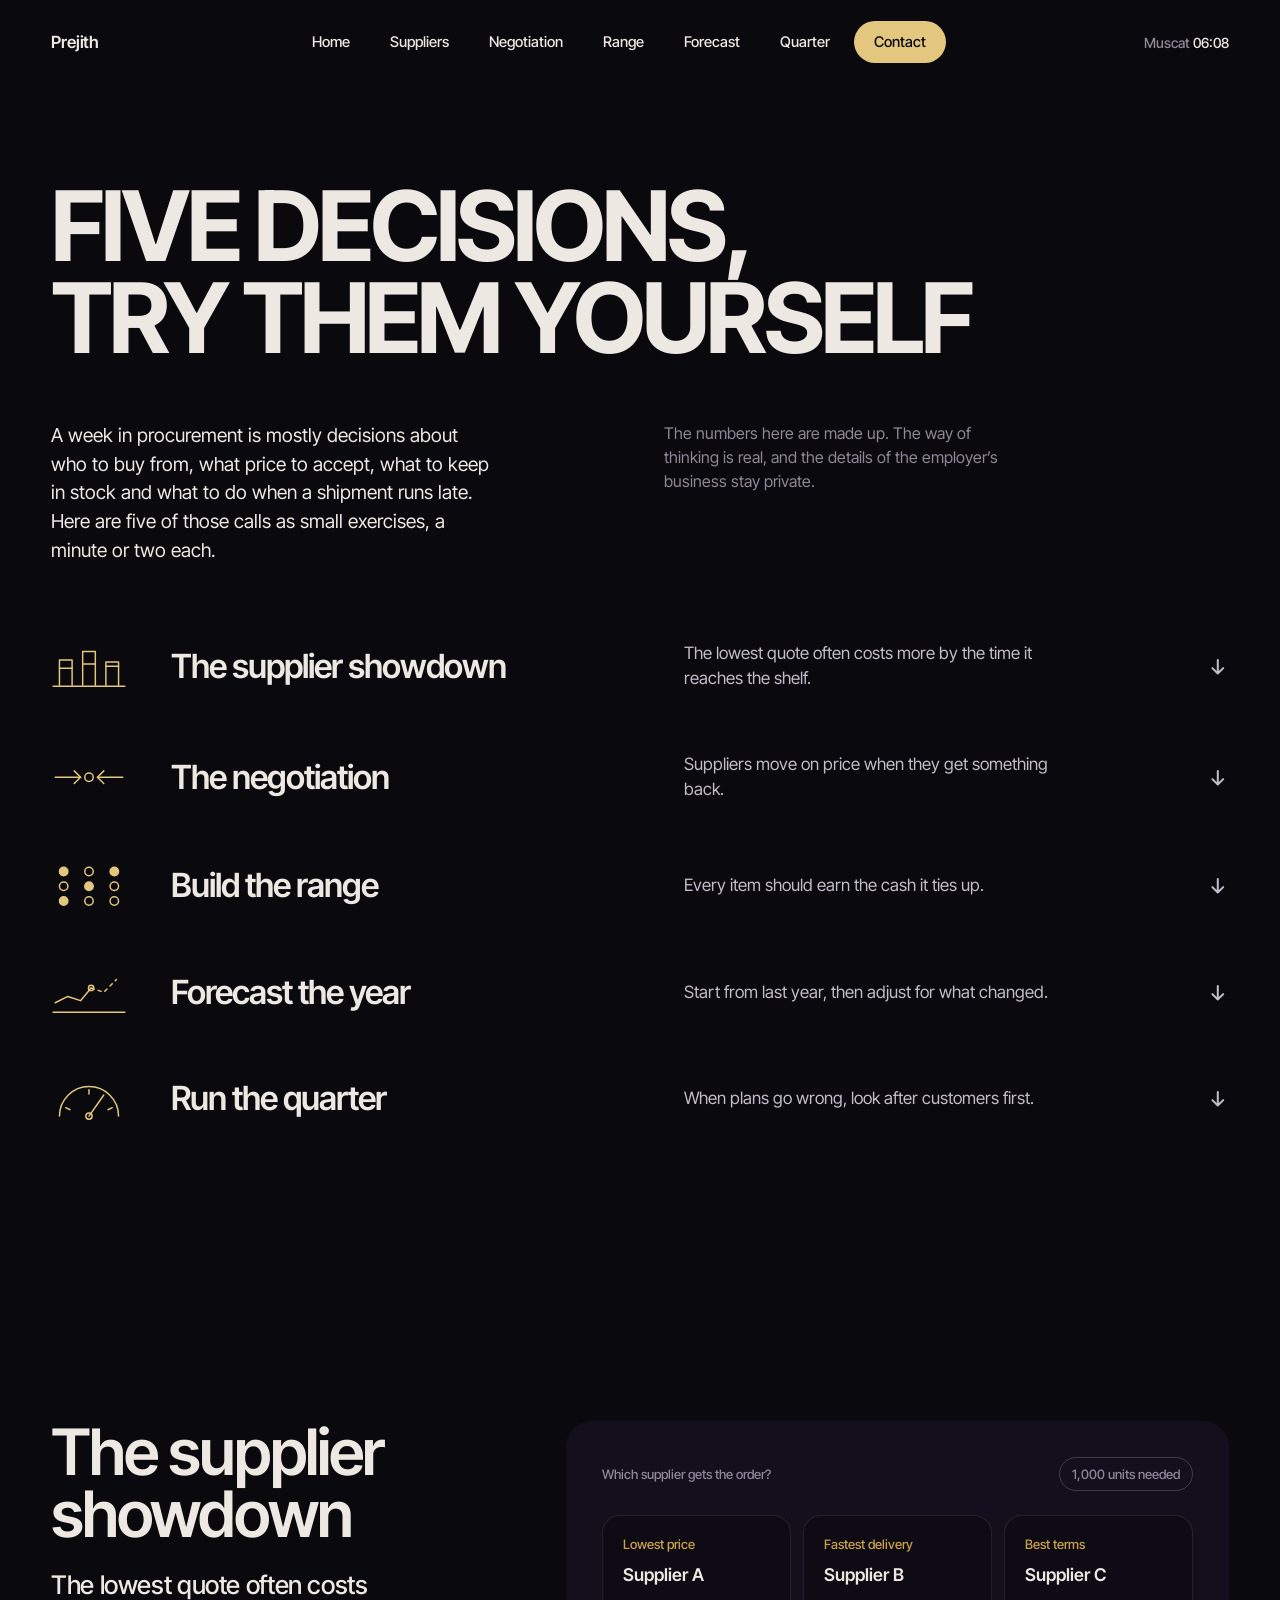
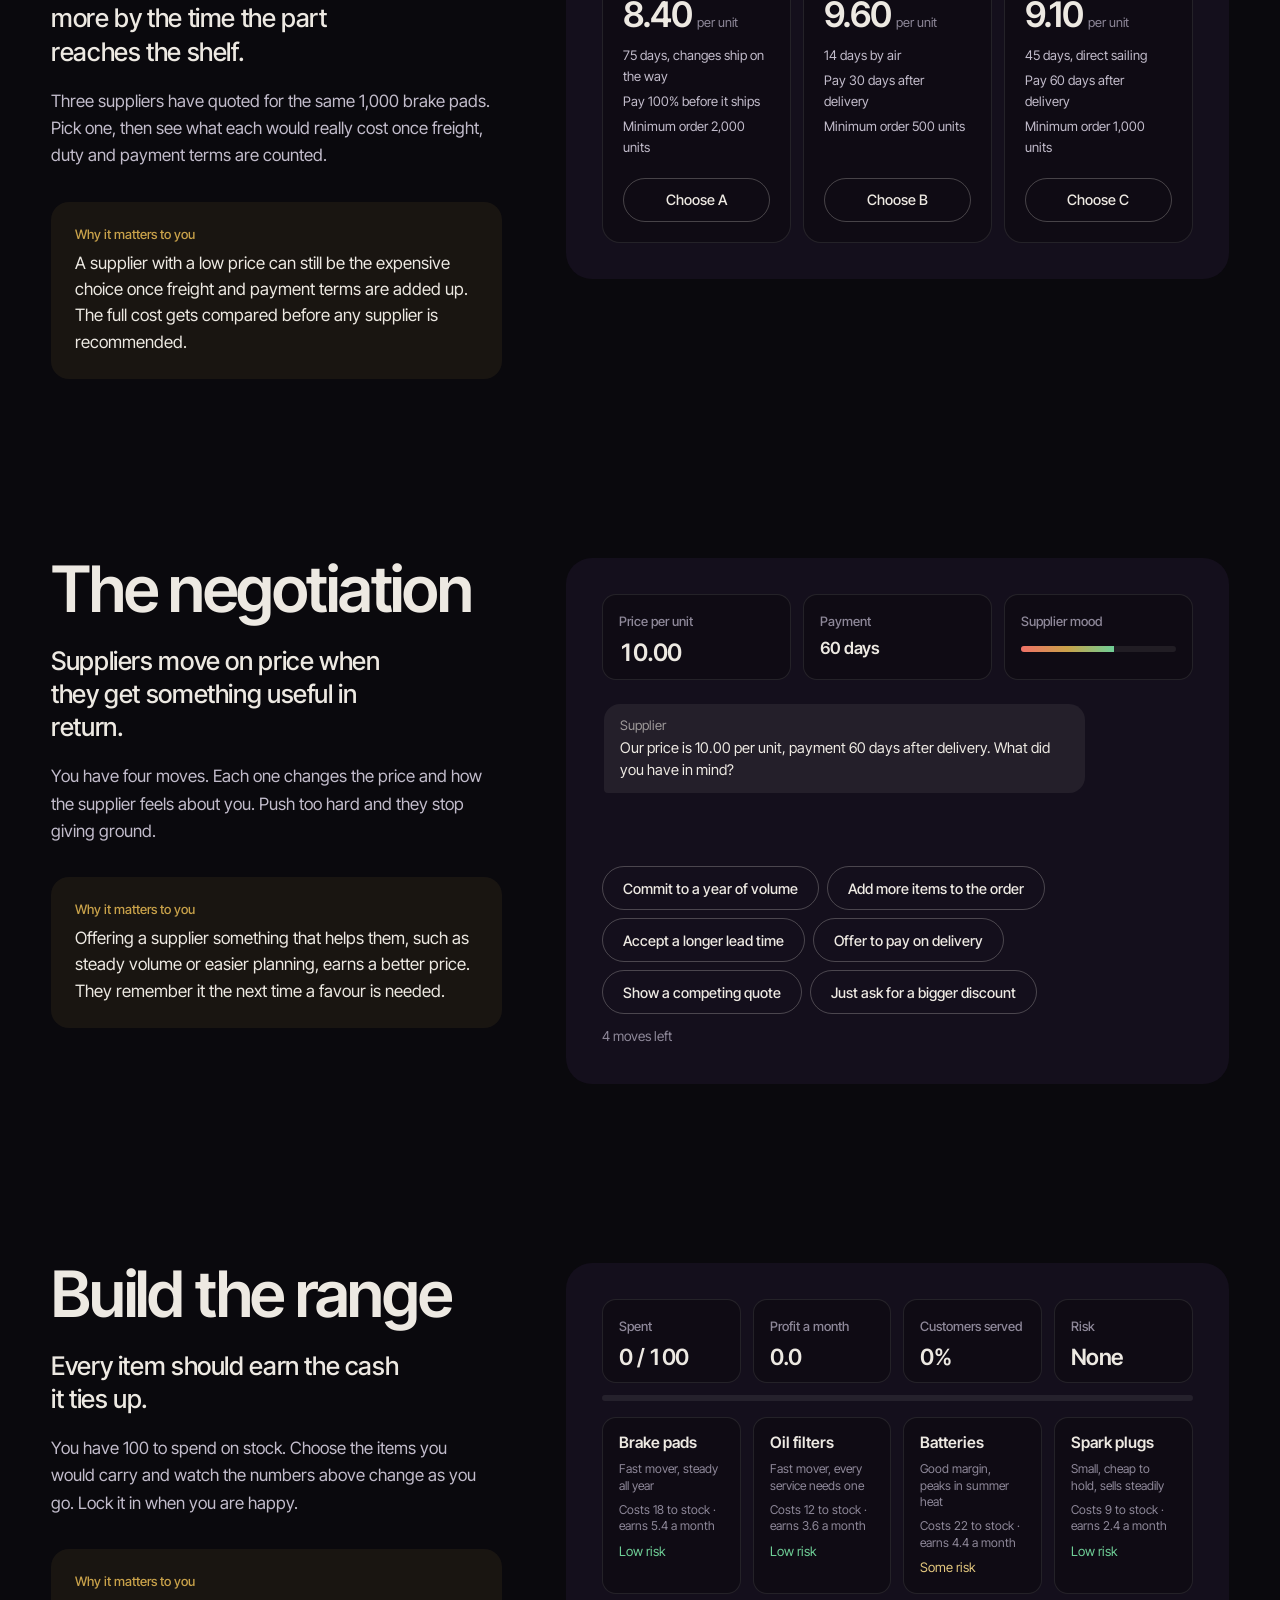
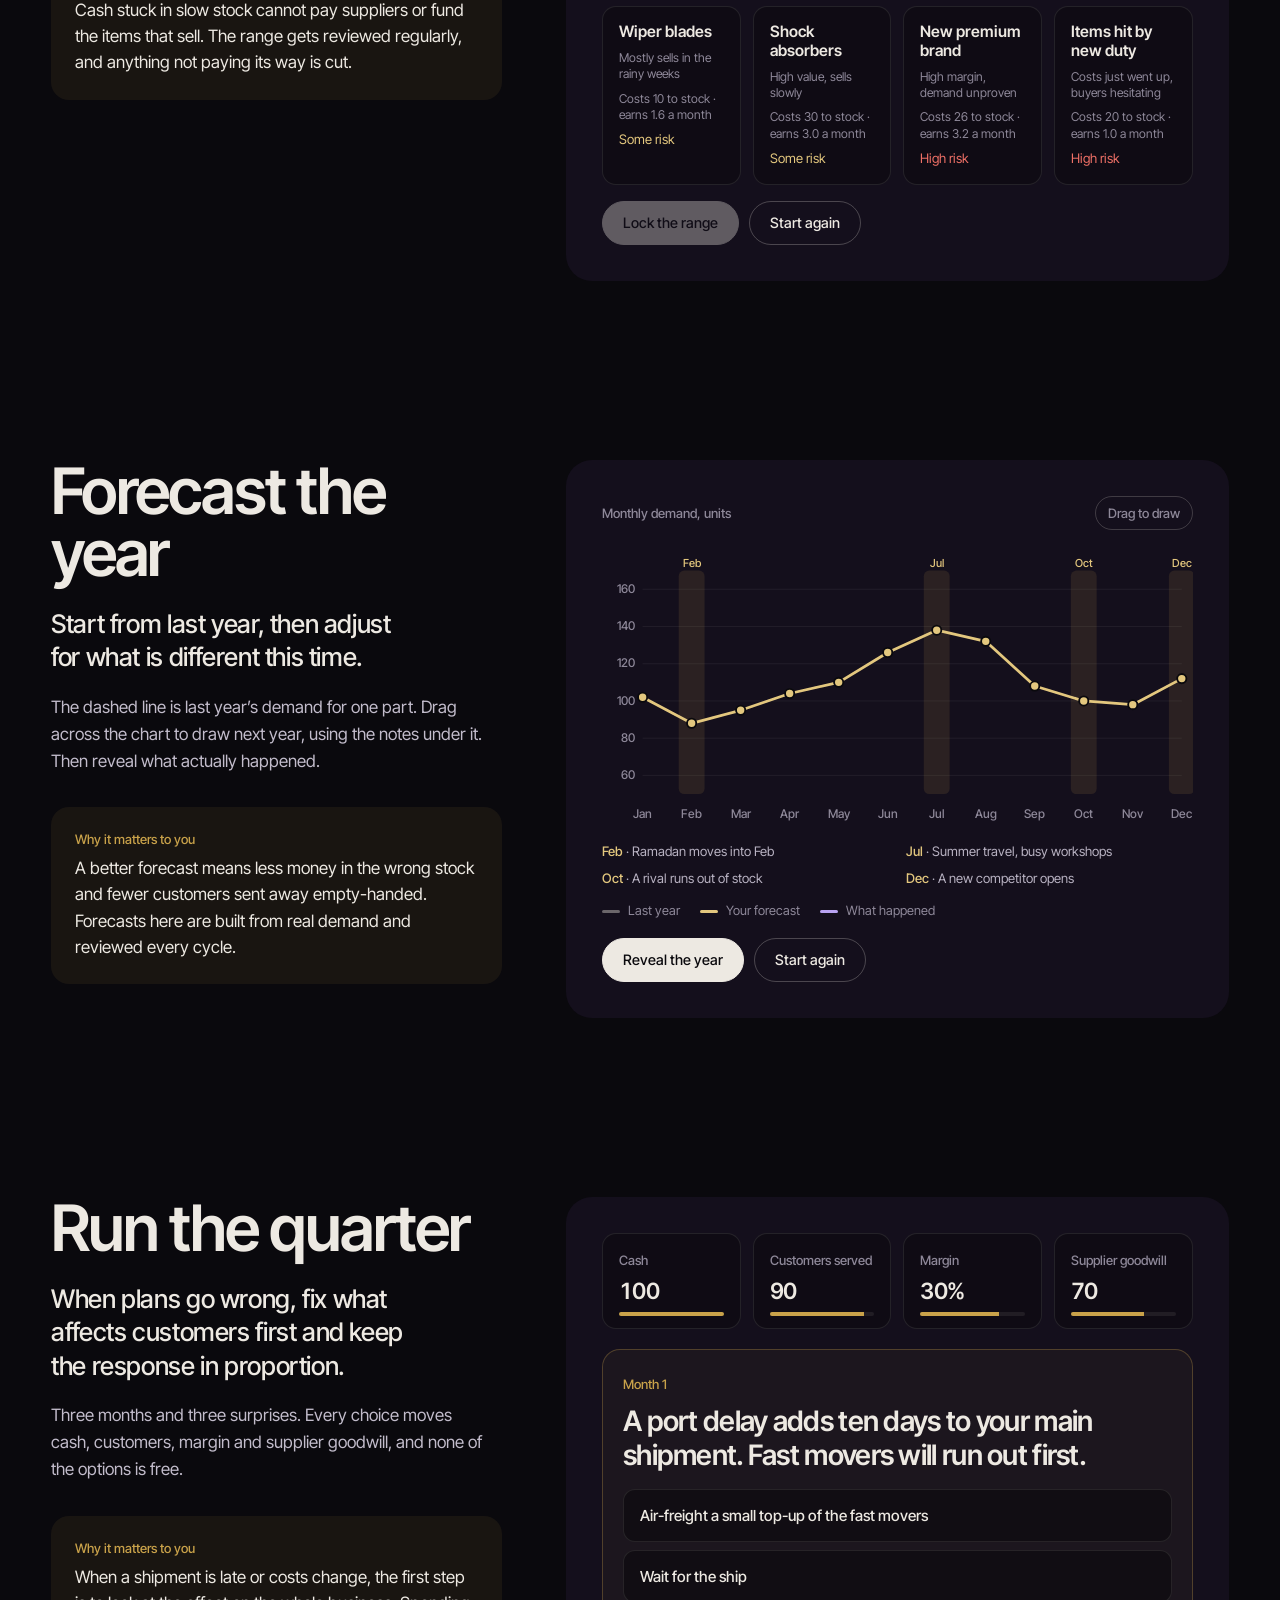
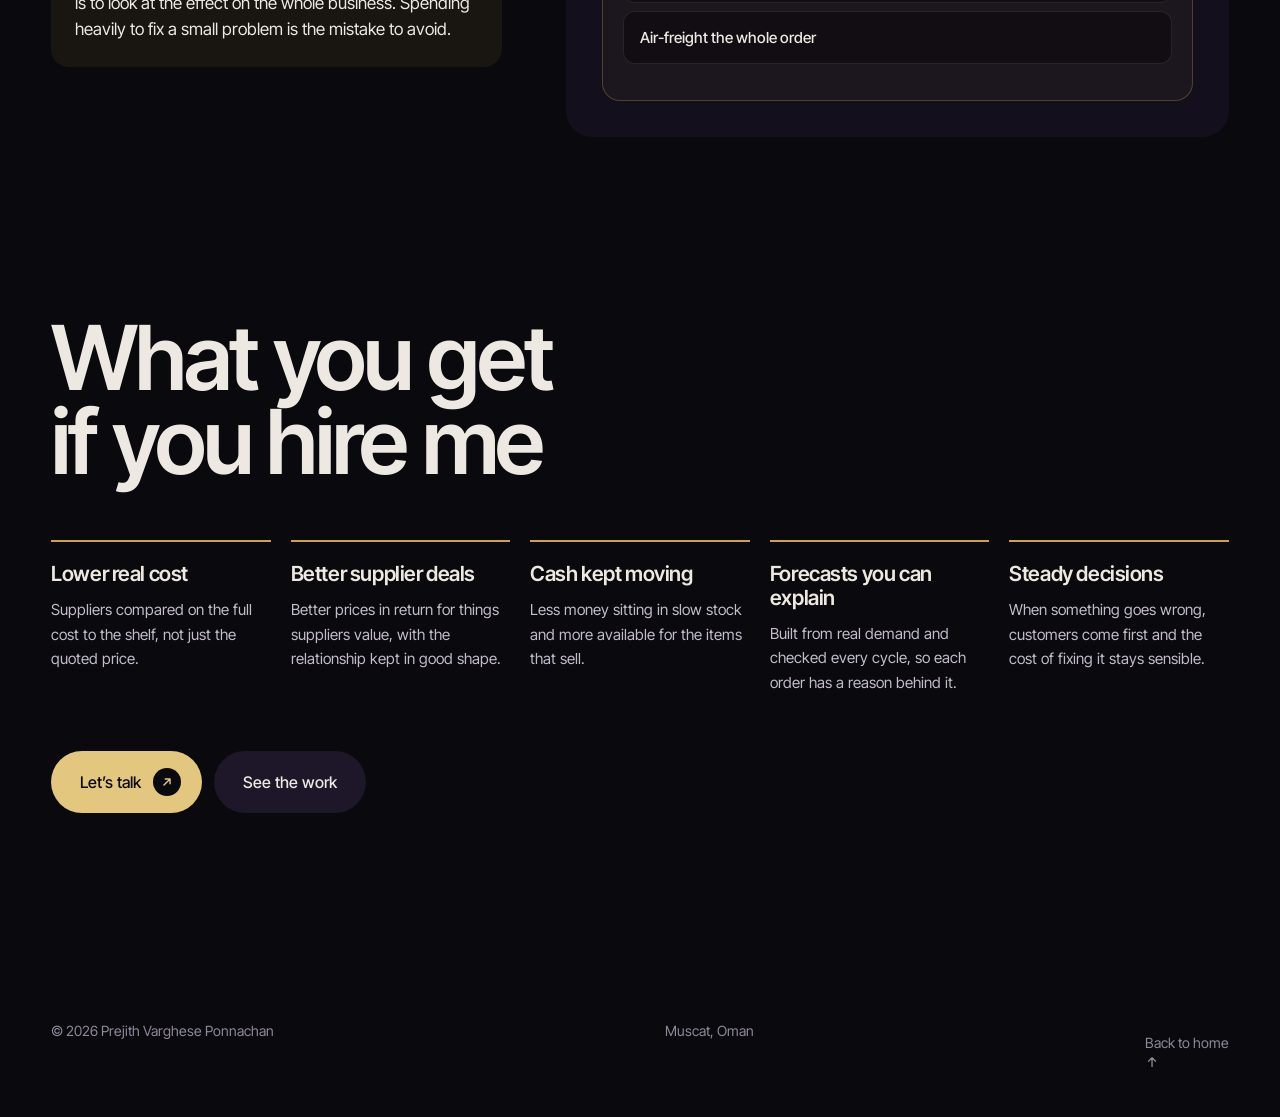
<file: thinking.html>
<!DOCTYPE html>
<html lang="en-GB">
<head>
<meta charset="utf-8">
<meta name="viewport" content="width=device-width, initial-scale=1, viewport-fit=cover">
<title>How I think | Prejith Varghese Ponnachan</title>
<meta name="description" content="Five short exercises based on decisions I make in demand planning and procurement. The numbers are made up.">
<link rel="canonical" href="https://prejith77.github.io/thinking.html">
<link rel="icon" href="data:image/svg+xml,%3Csvg xmlns='http://www.w3.org/2000/svg' viewBox='0 0 64 64'%3E%3Crect width='64' height='64' rx='14' fill='%230A090D'/%3E%3Ctext x='14' y='46' font-family='Arial,Helvetica,sans-serif' font-size='40' font-weight='700' fill='%23EDE9E2' letter-spacing='-2'%3EP%3C/text%3E%3Ccircle cx='47' cy='43' r='4' fill='%23C9A24A'/%3E%3C/svg%3E">
<meta property="og:type" content="website">
<meta property="og:title" content="How I think | Prejith Varghese Ponnachan">
<meta property="og:description" content="Five short exercises based on decisions I make in demand planning and procurement.">
<meta property="og:url" content="https://prejith77.github.io/thinking.html">
<meta property="og:image" content="https://prejith77.github.io/og-image.png?v=2">
<meta property="og:image:width" content="1200">
<meta property="og:image:height" content="630">
<meta name="twitter:card" content="summary_large_image">
<meta name="twitter:title" content="How I think | Prejith Varghese Ponnachan">
<meta name="twitter:image" content="https://prejith77.github.io/og-image.png?v=2">
<script type="application/ld+json">{"@context":"https://schema.org","@type":"WebPage","name":"How I think","url":"https://prejith77.github.io/thinking.html","inLanguage":"en-GB","about":["Supplier selection","Price negotiation","Range planning","Demand forecasting","Supply chain disruption"],"author":{"@type":"Person","name":"Prejith Varghese Ponnachan","url":"https://prejith77.github.io/","jobTitle":"Product Executive"}}</script>
<meta name="theme-color" content="#0A090D">
<link rel="preload" href="fonts/InterTight-normal-latin.woff2" as="font" type="font/woff2" crossorigin>
<link rel="apple-touch-icon" href="apple-touch-icon.png">
<link rel="stylesheet" href="css/motion.css">
<style>
@font-face {
  font-family: 'Inter Tight';
  font-style: normal;
  font-weight: 400;
  font-display: swap;
  src: url(fonts/InterTight-normal-latin-ext.woff2) format('woff2');
  unicode-range: U+0100-02BA, U+02BD-02C5, U+02C7-02CC, U+02CE-02D7, U+02DD-02FF, U+0304, U+0308, U+0329, U+1D00-1DBF, U+1E00-1E9F, U+1EF2-1EFF, U+2020, U+20A0-20AB, U+20AD-20C4, U+2113, U+2C60-2C7F, U+A720-A7FF;
}@font-face {
  font-family: 'Inter Tight';
  font-style: normal;
  font-weight: 400;
  font-display: swap;
  src: url(fonts/InterTight-normal-latin.woff2) format('woff2');
  unicode-range: U+0000-00FF, U+0131, U+0152-0153, U+02BB-02BC, U+02C6, U+02DA, U+02DC, U+0304, U+0308, U+0329, U+2000-206F, U+20AC, U+2122, U+2191, U+2193, U+2212, U+2215, U+FEFF, U+FFFD;
}@font-face {
  font-family: 'Inter Tight';
  font-style: normal;
  font-weight: 500;
  font-display: swap;
  src: url(fonts/InterTight-normal-latin-ext.woff2) format('woff2');
  unicode-range: U+0100-02BA, U+02BD-02C5, U+02C7-02CC, U+02CE-02D7, U+02DD-02FF, U+0304, U+0308, U+0329, U+1D00-1DBF, U+1E00-1E9F, U+1EF2-1EFF, U+2020, U+20A0-20AB, U+20AD-20C4, U+2113, U+2C60-2C7F, U+A720-A7FF;
}@font-face {
  font-family: 'Inter Tight';
  font-style: normal;
  font-weight: 500;
  font-display: swap;
  src: url(fonts/InterTight-normal-latin.woff2) format('woff2');
  unicode-range: U+0000-00FF, U+0131, U+0152-0153, U+02BB-02BC, U+02C6, U+02DA, U+02DC, U+0304, U+0308, U+0329, U+2000-206F, U+20AC, U+2122, U+2191, U+2193, U+2212, U+2215, U+FEFF, U+FFFD;
}@font-face {
  font-family: 'Inter Tight';
  font-style: normal;
  font-weight: 600;
  font-display: swap;
  src: url(fonts/InterTight-normal-latin-ext.woff2) format('woff2');
  unicode-range: U+0100-02BA, U+02BD-02C5, U+02C7-02CC, U+02CE-02D7, U+02DD-02FF, U+0304, U+0308, U+0329, U+1D00-1DBF, U+1E00-1E9F, U+1EF2-1EFF, U+2020, U+20A0-20AB, U+20AD-20C4, U+2113, U+2C60-2C7F, U+A720-A7FF;
}@font-face {
  font-family: 'Inter Tight';
  font-style: normal;
  font-weight: 600;
  font-display: swap;
  src: url(fonts/InterTight-normal-latin.woff2) format('woff2');
  unicode-range: U+0000-00FF, U+0131, U+0152-0153, U+02BB-02BC, U+02C6, U+02DA, U+02DC, U+0304, U+0308, U+0329, U+2000-206F, U+20AC, U+2122, U+2191, U+2193, U+2212, U+2215, U+FEFF, U+FFFD;
}@font-face {
  font-family: 'Inter Tight';
  font-style: normal;
  font-weight: 700;
  font-display: swap;
  src: url(fonts/InterTight-normal-latin-ext.woff2) format('woff2');
  unicode-range: U+0100-02BA, U+02BD-02C5, U+02C7-02CC, U+02CE-02D7, U+02DD-02FF, U+0304, U+0308, U+0329, U+1D00-1DBF, U+1E00-1E9F, U+1EF2-1EFF, U+2020, U+20A0-20AB, U+20AD-20C4, U+2113, U+2C60-2C7F, U+A720-A7FF;
}@font-face {
  font-family: 'Inter Tight';
  font-style: normal;
  font-weight: 700;
  font-display: swap;
  src: url(fonts/InterTight-normal-latin.woff2) format('woff2');
  unicode-range: U+0000-00FF, U+0131, U+0152-0153, U+02BB-02BC, U+02C6, U+02DA, U+02DC, U+0304, U+0308, U+0329, U+2000-206F, U+20AC, U+2122, U+2191, U+2193, U+2212, U+2215, U+FEFF, U+FFFD;
}:root{
  --bg:#0A090D;--bg2:#140F1C;--bg3:#1E1629;--text:#EDE9E2;--dim:#8E8899;--line:rgba(237,233,226,.1);
  --fs-sm:.95rem;--fs-body:1.0625rem;--fs-lead:1.2rem;--fs-quote:1.35rem;--fs-statement:clamp(1.2rem,1.75vw,1.65rem);
  --fs-h4:clamp(1.5rem,2.6vw,2.4rem);--fs-h3:clamp(2rem,3.8vw,3.6rem);--fs-h2:clamp(2.6rem,7vw,7.2rem);
  --text2:#C2BCCB;--bg0:#060509;--bg4:#2B2632;
  --gold:#C9A24A;--gold2:#E3C77E;--violet:#6B46C1;
  /* names used by the planning game */
  --ink:#0A090D;--ink-2:#121017;--ivory:#EDE9E2;--muted:#8E8899;--gold-soft:#E3C77E;--violet-soft:#B9A3F2;
  --ok:#6FCF97;--bad:#F07167;
  --sans:"Inter Tight",-apple-system,BlinkMacSystemFont,"Segoe UI",Helvetica,Arial,sans-serif;
  --pad:clamp(72px,14vw,180px);--gut:clamp(20px,4vw,56px);
}
*,*::before,*::after{box-sizing:border-box}
html{-webkit-text-size-adjust:100%}
html.lenis,html.lenis body{height:auto}
.lenis.lenis-smooth{scroll-behavior:auto!important}
body{margin:0;background:var(--bg);color:var(--text);font:400 17px/1.6 var(--sans);-webkit-font-smoothing:antialiased;text-rendering:optimizeLegibility;overflow-x:clip}
html{overflow-x:clip;color-scheme:dark}
section[id]{scroll-margin-top:84px}
h1,h2,h3,h4,p,ul,ol,figure{margin:0}
ul,ol{padding:0;list-style:none}
a{color:inherit}
img{max-width:100%;display:block}
::selection{background:#7B4BD8;color:var(--text)}
:focus-visible{outline:2px solid var(--gold);outline-offset:4px}
.skip{position:absolute;left:-9999px;top:12px;z-index:999;background:var(--text);color:var(--bg);padding:12px 16px;border-radius:8px}
.skip:focus{left:12px}
.wrap{width:100%;max-width:1480px;margin:0 auto;padding:0 max(var(--gut),env(safe-area-inset-right,0px)) 0 max(var(--gut),env(safe-area-inset-left,0px))}

/* ---------- nav ---------- */
.nav{position:fixed;inset:0 0 auto 0;z-index:100;transition:transform .5s cubic-bezier(.2,.7,.2,1)}
.nav.hide{transform:translateY(-110%)}
.nav-in{display:flex;align-items:center;justify-content:space-between;height:84px}
.brand{font:600 1.05rem var(--sans);letter-spacing:-.01em;text-decoration:none;padding:12px 0}
.brand sup{font-size:.55em;color:var(--gold);margin-left:2px}
.links{display:flex;gap:8px;align-items:center}
.links a{position:relative;text-decoration:none;font:500 .92rem var(--sans);padding:8px 16px;border-radius:999px;transition:background .3s}
@media (hover:hover) and (pointer:fine){.links a:hover{background:rgba(237,233,226,.07)}}
.nav-right{display:flex;align-items:center;gap:20px}
.clock{font:500 14px var(--sans);color:var(--dim)}
.clock b{color:var(--text);font-weight:500}
.nav .cta-pill{background:var(--gold2);color:var(--bg);padding:12px 20px}
@media (hover:hover) and (pointer:fine){.nav .cta-pill:hover{background:#BBA4F5}}
.nav-bg{position:absolute;inset:0;z-index:-1;background:rgba(10,9,13,.82);backdrop-filter:blur(14px);-webkit-backdrop-filter:blur(14px);opacity:0;transition:opacity .4s}
.nav.solid .nav-bg{opacity:1}
.menu-btn{display:none;background:var(--bg3);border:0;color:var(--text);border-radius:999px;padding:12px 20px;min-height:44px;font:500 .9rem var(--sans);cursor:pointer}
@media (max-width:980px){
  .links,.clock{display:none}
  .menu-btn{display:inline-block}
  .links.open{display:flex;position:fixed;inset:0;z-index:-1;flex-direction:column;align-items:flex-start;justify-content:center;gap:4px;padding:0 var(--gut);background:var(--bg0)}
  .links.open a{font:600 clamp(2.4rem,11vw,4rem)/1.05 var(--sans);letter-spacing:-.03em;padding:8px 0;background:none}
  .links.open a.cta-pill{color:var(--gold2);background:none}
}

/* ---------- roll text on hover ---------- */
.roll{display:inline-flex;overflow:hidden;vertical-align:top;line-height:1.25}
.roll>span{display:block;position:relative;transition:transform .5s cubic-bezier(.76,0,.24,1)}
.roll>span::after{content:attr(data-t);position:absolute;left:0;top:100%}

/* ---------- buttons ---------- */
.btn{display:inline-flex;align-items:center;gap:12px;border-radius:999px;padding:16px 20px 16px 28px;font:500 1rem var(--sans);text-decoration:none;border:1px solid transparent;cursor:pointer;transition:background .3s,color .3s,border-color .3s}
.btn:active{transform:scale(.97)}
.btn-primary{background:var(--gold2);color:var(--bg)}
@media (hover:hover) and (pointer:fine){.btn-primary:hover{background:#EFD99A}}
.btn-primary::after{content:"";display:block;width:28px;height:28px;border-radius:50%;background:var(--bg) url("data:image/svg+xml,%3Csvg xmlns='http://www.w3.org/2000/svg' viewBox='0 0 16 16'%3E%3Cpath d='M4.5 11.5l7-7M6 4.5h5.5V10' fill='none' stroke='%23E3C77E' stroke-width='1.6' stroke-linecap='round' stroke-linejoin='round'/%3E%3C/svg%3E") center/14px no-repeat;color:var(--gold2);font-size:.85rem;transition:transform .4s}
@media (hover:hover) and (pointer:fine){.btn-primary:hover::after{transform:rotate(45deg)}}
.btn-secondary{background:var(--bg3);color:var(--text);padding-right:28px}
@media (hover:hover) and (pointer:fine){.btn-secondary:hover{background:var(--bg4)}}

/* ---------- reveal helpers ---------- */
.ln{display:block;overflow:hidden;padding:0 .06em .04em;margin:0 -.06em -.04em}
.ln>span{display:block;will-change:transform}
.js [data-split] .w{display:inline}
.js [data-split] .w>span{display:inline}
.js [data-split]{opacity:0;transform:translateY(24px);transition:opacity .8s cubic-bezier(.23,1,.32,1),transform .9s cubic-bezier(.16,1,.3,1)}
.js [data-split].in{opacity:1;transform:none}
@media (prefers-reduced-motion:reduce){.js [data-split]{opacity:1!important;transform:none!important;transition:none!important}}
.js .rv{opacity:0;transform:translateY(28px);transition:opacity .9s ease,transform 1.1s cubic-bezier(.16,1,.3,1)}
.js .rv.in{opacity:1;transform:none}
@media (prefers-reduced-motion:reduce){.js [data-split] .w>span,.js .rv{transform:none!important;opacity:1!important;transition:none!important}}

/* ---------- section heads ---------- */
section{position:relative}
.sec{padding:var(--pad) 0}
.h2{overflow-wrap:anywhere;font:600 clamp(min(2.6rem,11vw),7vw,7.2rem)/.94 var(--sans);letter-spacing:-.035em;max-width:14ch;text-wrap:balance}
.lede{color:var(--dim);font-size:1.08rem;max-width:52ch;margin-top:28px}
.head-row{display:grid;grid-template-columns:1fr auto;align-items:end;gap:32px}

.foot{padding:28px 0 36px}
.foot .wrap{display:flex;flex-wrap:wrap;justify-content:space-between;gap:16px;font-size:.88rem;color:var(--dim)}
.foot a{text-decoration:none;display:inline-block;padding:12px 0}
@media (hover:hover) and (pointer:fine){.foot a:hover{color:var(--text)}}

/* ---------- page ---------- */
.t-hero{padding:180px 0 92px;position:relative;overflow:hidden}
.t-hero>.wrap{position:relative;z-index:1}
.t-title{font:700 clamp(min(2.9rem,11vw),7.6vw,9rem)/.95 var(--sans);overflow-wrap:anywhere;text-wrap:balance;letter-spacing:-.04em;text-transform:uppercase}
.nojs{margin-top:32px;color:var(--gold2)}
.t-intro{display:grid;grid-template-columns:1fr 1fr;gap:48px;margin-top:56px}
.t-intro p{font-size:clamp(1.1rem,1.5vw,1.35rem);line-height:1.5;max-width:40ch}
.t-intro .note{color:var(--dim);font-size:1rem}
.tiles{margin-top:48px;display:grid;gap:4px}
.tile{position:relative;display:grid;grid-template-columns:88px minmax(0,1fr) minmax(0,1fr) 32px;align-items:center;gap:32px;padding:28px;border-radius:20px;text-decoration:none;color:var(--text);overflow:hidden}
.tile::before{content:"";position:absolute;inset:0;background:#2A1452;transform:translateY(101%);transition:transform .6s cubic-bezier(.76,0,.24,1)}
.tile>*{position:relative;transition:color .45s}
.tile b{font:600 var(--fs-h4)/1 var(--sans);letter-spacing:-.03em}
.tile span{color:#C2BCCB;font-size:var(--fs-body);line-height:1.5;max-width:40ch}
.tile i{font-style:normal;font-size:var(--fs-quote);color:var(--text2);justify-self:end;transition:transform .5s,color .45s}
.tile:focus-visible::before{transform:none}@media (hover:hover) and (pointer:fine){.tile:hover::before{transform:none}}
.tile:focus-visible>*{color:var(--text)}@media (hover:hover) and (pointer:fine){.tile:hover>*{color:var(--text)}}
@media (hover:hover) and (pointer:fine){.tile:hover i{transform:rotate(45deg)}}
.tile .tg{width:76px;height:auto;color:var(--gold2);overflow:visible}
.tile .tg *{stroke:currentColor;stroke-width:1.4;stroke-linecap:round;stroke-linejoin:round}
.tile .tg .f{fill:currentColor}
.tile .tg .nd{stroke-dasharray:3 4}
.tile .tg [pathLength]{stroke-dasharray:1;stroke-dashoffset:0}
@media (hover:hover) and (pointer:fine){.tile:hover .tg{color:var(--gold2)}}
@media (hover:hover) and (pointer:fine){.tile:hover .tg [pathLength]{animation:tg .9s cubic-bezier(.16,1,.3,1) both}}
@keyframes tg{from{stroke-dashoffset:1}}
@media (prefers-reduced-motion:reduce){@media (hover:hover) and (pointer:fine){.tile:hover .tg [pathLength]{animation:none}}}
@media (max-width:980px){.tile{grid-template-columns:56px minmax(0,1fr) 24px;gap:8px 20px;padding:24px 4px}.tile .tg{width:52px;grid-row:span 2}.tile b{grid-column:2}.tile span{grid-column:2;grid-row:2}.tile i{grid-column:3;grid-row:1}.tile::before{display:none}@media (hover:hover) and (pointer:fine){.tile:hover>*{color:inherit}}@media (hover:hover) and (pointer:fine){.tile:hover span{color:#C2BCCB}}@media (hover:hover) and (pointer:fine){.tile:hover i,.tile:hover .tg{color:var(--gold2)}}}
@media (min-width:981px){.tiles{margin-left:-28px;margin-right:-28px}}
@media (max-width:900px){.t-intro{grid-template-columns:1fr;gap:20px}}

/* ---------- chapters ---------- */
.ch{padding:var(--pad) 0 0}
.ch-grid{display:grid;grid-template-columns:minmax(0,.85fr) minmax(0,1.25fr);gap:clamp(32px,5vw,80px);align-items:start}
.ch-side{position:sticky;top:120px}
.ch h2{font:600 clamp(min(2.4rem,10vw),5vw,4.6rem)/.96 var(--sans);letter-spacing:-.035em;margin:0}
.ch .rule{font:500 clamp(1.3rem,2vw,1.7rem)/1.3 var(--sans);letter-spacing:-.015em;color:var(--text);margin-top:24px;max-width:24ch}
.ch .how{color:var(--text2);margin-top:20px;max-width:44ch}
.why{margin-top:32px;padding:24px 24px;border-radius:18px;background:rgba(201,162,74,.08)}
.why small{display:block;font:500 13px var(--sans);letter-spacing:0;text-transform:none;color:var(--gold);margin-bottom:8px}
.why p{color:var(--text);line-height:1.55}
.panel{border-radius:26px;background:var(--bg2);padding:clamp(20px,3vw,36px);position:relative;overflow:hidden}
.panel>*{position:relative}
.p-label{font:500 13px var(--sans);letter-spacing:0;text-transform:none;color:var(--dim)}
.p-head{display:flex;justify-content:space-between;align-items:center;gap:16px;flex-wrap:wrap;margin-bottom:24px}
.chipx{font:500 13px var(--sans);letter-spacing:0;text-transform:none;padding:8px 12px;border-radius:999px;border:1px solid rgba(237,233,226,.2);color:var(--dim)}
.mini{display:inline-flex;align-items:center;gap:8px;background:none;border:1px solid rgba(237,233,226,.25);color:var(--text);border-radius:999px;padding:12px 20px;font:500 .9rem var(--sans);cursor:pointer;transition:border-color .3s,background .3s}
@media (hover:hover) and (pointer:fine){.mini:hover{border-color:var(--text)}}
.mini.solid{background:var(--text);color:var(--bg);border-color:var(--text)}
@media (hover:hover) and (pointer:fine){.mini.solid:hover{background:var(--gold2);border-color:var(--gold2)}}
.mini[disabled]{opacity:.35;pointer-events:none}
.result{margin-top:28px}
.result .big{font:600 clamp(1.4rem,2.4vw,2rem)/1.15 var(--sans);letter-spacing:-.03em}
.result .big em{font-style:normal;color:var(--gold2)}
.result p{color:var(--text2);margin-top:12px}
.fade-in{animation:fin .7s cubic-bezier(.16,1,.3,1)}
@keyframes fin{from{opacity:0;transform:translateY(14px)}}
@media (max-width:900px){.ch-grid{grid-template-columns:1fr}.ch-side{position:static}}

/* 01 showdown */
.sups{display:grid;grid-template-columns:repeat(3,1fr);gap:12px}
.sup{border:1px solid var(--line);border-radius:18px;padding:20px;background:rgba(10,9,13,.5);display:flex;flex-direction:column;gap:12px;transition:border-color .3s,transform .4s cubic-bezier(.16,1,.3,1)}
@media (hover:hover) and (pointer:fine){.sup:hover{border-color:rgba(237,233,226,.3);transform:translateY(-3px)}}
.sup.picked{border-color:var(--gold)}
.sup .tagl{font:500 13px var(--sans);letter-spacing:0;text-transform:none;color:var(--gold)}
.sup b{font:600 1.1rem var(--sans)}
.sup .q{font:600 2.2rem/1 var(--sans);letter-spacing:-.04em}
.sup .q small{font-size:.8rem;color:var(--dim);font-weight:400;letter-spacing:0}
.sup ul{font-size:.82rem;color:var(--text2);display:grid;gap:4px;margin-bottom:8px}
.sup .mini{margin-top:auto;justify-content:center}
.bars{display:grid;gap:16px;margin-top:8px}
.bar-row{display:grid;grid-template-columns:90px 1fr 64px;gap:12px;align-items:center;font-size:.9rem}
.bar-row .tot{text-align:right;font-weight:600;font-variant-numeric:tabular-nums}
.bar-row.win .tot{color:var(--gold2)}
.bar{display:flex;height:22px;border-radius:6px;overflow:hidden;background:rgba(237,233,226,.05)}
.bar i{display:block;height:100%;width:0;transition:width .9s cubic-bezier(.16,1,.3,1)}
.legend{display:flex;flex-wrap:wrap;gap:8px 16px;margin-top:16px;font-size:.75rem;color:var(--dim)}
.legend span{display:inline-flex;align-items:center;gap:8px}
.legend i{width:10px;height:10px;border-radius:2px;display:inline-block}
@media (max-width:700px){.sups{grid-template-columns:1fr}.bar-row{grid-template-columns:70px 1fr 54px}}

/* 02 negotiation */
.deal{display:grid;grid-template-columns:repeat(3,1fr);gap:12px;margin-bottom:20px}
.deal>div{border:1px solid var(--line);border-radius:14px;padding:12px 16px;background:rgba(10,9,13,.5)}
.deal b{display:block;font:600 1.5rem var(--sans);letter-spacing:-.03em;margin-top:4px;font-variant-numeric:tabular-nums}
.mood{height:6px;border-radius:3px;background:rgba(237,233,226,.08);margin-top:12px;overflow:hidden}
.mood i{display:block;height:100%;background:linear-gradient(90deg,#F07167,var(--gold),#6FCF97);transition:width .6s} /* taste-skill-ignore: a mood meter, red to green */
.chat{display:flex;flex-direction:column;gap:12px;min-height:150px;max-height:260px;overflow:auto;padding:4px 2px 4px;margin-bottom:16px}
.msg{max-width:82%;padding:12px 16px;border-radius:16px;font-size:.92rem;line-height:1.45;animation:fin .5s cubic-bezier(.16,1,.3,1)}
.msg.them{background:rgba(237,233,226,.07);border-bottom-left-radius:4px;align-self:flex-start}
.msg.me{background:var(--text);color:var(--bg);border-bottom-right-radius:4px;align-self:flex-end}
.msg small{display:block;font-size:.82rem;letter-spacing:0;text-transform:none;opacity:.6;margin-bottom:3px}
.levers{display:flex;flex-wrap:wrap;gap:8px}
.moves{font-size:.85rem;color:var(--dim);margin-top:12px}
@media (max-width:700px){.deal{grid-template-columns:1fr 1fr}.deal div:last-child{grid-column:1/-1}}

/* 03 range */
.dash{display:grid;grid-template-columns:repeat(4,1fr);gap:12px;margin-bottom:16px}
.dash>div{border:1px solid var(--line);border-radius:14px;padding:12px 16px;background:rgba(10,9,13,.5)}
.dash b{display:block;font:600 1.4rem var(--sans);letter-spacing:-.03em;margin-top:4px;font-variant-numeric:tabular-nums}
.dash .over b{color:#F07167}
.budget{height:6px;border-radius:3px;background:rgba(237,233,226,.08);overflow:hidden;margin:-4px 0 16px}
.budget i{display:block;height:100%;background:var(--gold);transition:width .4s,background .3s}
.budget.over i{background:#F07167}
.cards{display:grid;grid-template-columns:repeat(4,1fr);gap:12px}
.pcard{text-align:left;border:1px solid var(--line);border-radius:14px;padding:16px;background:rgba(10,9,13,.5);color:var(--text);font:inherit;cursor:pointer;display:flex;flex-direction:column;gap:8px;transition:border-color .3s,background .3s,transform .3s}
@media (hover:hover) and (pointer:fine){.pcard:hover{border-color:rgba(237,233,226,.3)}}
.pcard[aria-pressed="true"]{border-color:var(--gold);background:rgba(201,162,74,.08);transform:translateY(-2px)}
.pcard b{font:600 .98rem/1.2 var(--sans)}
.pcard span{font-size:.76rem;color:var(--dim);line-height:1.35}
.pcard .r{font-size:.82rem;letter-spacing:0;text-transform:none}
.r.low{color:#6FCF97}.r.med{color:var(--gold2)}.r.high{color:#F07167}
@media (max-width:900px){.cards{grid-template-columns:1fr 1fr}.dash{grid-template-columns:1fr 1fr}}

/* 04 forecast */
.fc-wrap{position:relative}
.sr{position:absolute;width:1px;height:1px;overflow:hidden;clip:rect(0 0 0 0);white-space:nowrap}
.fc:focus-visible{outline:2px solid var(--gold);outline-offset:6px;border-radius:8px}
.fc:focus-visible .dot.sel{fill:var(--gold2);r:8}
.fc{width:100%;height:auto;display:block;touch-action:none;cursor:crosshair;user-select:none}
.fc .grid line{stroke:rgba(237,233,226,.07)}
.fc text{font:500 13px var(--sans);fill:var(--dim)}
.fc .ly{fill:none;stroke:rgba(237,233,226,.28);stroke-width:2;stroke-dasharray:4 5}
.fc .mine{fill:none;stroke:var(--gold2);stroke-width:3;stroke-linejoin:round}
.fc .act{fill:none;stroke:#B9A3F2;stroke-width:3;stroke-linejoin:round;stroke-dasharray:2000;stroke-dashoffset:2000;transition:stroke-dashoffset 2.2s cubic-bezier(.65,0,.35,1)}
.fc .act.on{stroke-dashoffset:0}
.fc .dot{fill:var(--gold2);stroke:var(--bg);stroke-width:2}
.fc .hint{fill:rgba(201,162,74,.12)}
.fc .hint-t{font-size:12px;fill:var(--gold2)}
.fc-legend{display:flex;flex-wrap:wrap;gap:8px 20px;font-size:.8rem;color:var(--dim);margin:12px 0 16px}
.fc-legend i{display:inline-block;width:18px;height:3px;border-radius:2px;vertical-align:middle;margin-right:8px}

/* 05 quarter */
.q-meters{display:grid;grid-template-columns:repeat(4,1fr);gap:12px;margin-bottom:20px}
.q-meters>div{border:1px solid var(--line);border-radius:14px;padding:12px 16px;background:rgba(10,9,13,.5)}
.q-meters b{display:block;font:600 1.4rem var(--sans);letter-spacing:-.03em;margin-top:4px;font-variant-numeric:tabular-nums;transition:color .4s}
.q-meters b.up{color:#6FCF97}.q-meters b.down{color:#F07167}
.q-meters .m{height:4px;border-radius:2px;background:rgba(237,233,226,.08);margin-top:8px;overflow:hidden}
.q-meters .m i{display:block;height:100%;background:var(--gold);transition:width .7s cubic-bezier(.16,1,.3,1)}
.event{border:1px solid rgba(201,162,74,.3);border-radius:18px;padding:20px;background:rgba(201,162,74,.05)}
.event .when{font:500 13px var(--sans);letter-spacing:0;text-transform:none;color:var(--gold)}
.event h3{font:600 clamp(1.3rem,2.2vw,1.8rem)/1.2 var(--sans);letter-spacing:-.025em;margin:8px 0 16px}
.opts{display:grid;gap:8px}
.opt{text-align:left;border:1px solid var(--line);border-radius:12px;padding:16px 16px;background:rgba(10,9,13,.6);color:var(--text);font:500 .95rem var(--sans);cursor:pointer;transition:border-color .3s,background .3s}
@media (hover:hover) and (pointer:fine){.opt:hover{border-color:var(--text)}}
.outcome{margin-top:16px;color:var(--text2)}
@media (max-width:700px){.q-meters{grid-template-columns:1fr 1fr}}


/* phone polish */
@media (max-width:760px){
  body{padding-bottom:84px}
  .ch{padding:72px 0}
  .panel{border-radius:20px;padding:20px}
  .deal,.dash,.q-meters{gap:8px}
  .levers .mini{flex:1 1 calc(50% - 8px);justify-content:center;text-align:center}
  .opt{font-size:.95rem}
  .fc-legend{font-size:.75rem}
}

/* ---------- summary ---------- */
.sum{padding:var(--pad) 0}
.sum ol{display:grid;grid-template-columns:repeat(5,1fr);gap:20px;margin-top:56px;counter-reset:s}
.sum li{border-top:2px solid var(--gold);padding-top:20px}
.sum li b{display:block;font:600 1.3rem/1.15 var(--sans);letter-spacing:-.02em}
.sum li span{display:block;color:var(--text2);margin-top:12px;font-size:.95rem}
.sum .cta{display:flex;flex-wrap:wrap;gap:12px;margin-top:56px}
@media (max-width:1100px){.sum ol{grid-template-columns:1fr 1fr}}
@media (max-width:600px){.sum ol{grid-template-columns:1fr}}
@media (max-width:980px){.h2{max-width:none}}
.ic{width:1em;height:1em;display:block;fill:none;stroke:currentColor;stroke-width:1.5;stroke-linecap:round;stroke-linejoin:round}
i:has(>.ic){display:inline-grid;place-items:center;font-style:normal}
</style>
<script>document.documentElement.classList.add('js');if(matchMedia('(pointer: fine)').matches)document.documentElement.classList.add('fine');try{if(sessionStorage.getItem('pvp-curtain')){document.documentElement.classList.add('arriving');sessionStorage.removeItem('pvp-curtain')}}catch(e){}</script>
</head>
<body>
<div class="curtain" aria-hidden="true"><span>How I think</span></div>
<a class="skip" href="#main">Skip to content</a>
<header class="nav" id="nav">
  <div class="nav-bg"></div>
  <div class="wrap nav-in">
    <a class="brand" href="index.html">Prejith</a>
    <nav class="links" id="links" aria-label="Chapters">
      <a href="index.html"><span class="roll"><span data-t="Home">Home</span></span></a>
      <a href="#suppliers"><span class="roll"><span data-t="Suppliers">Suppliers</span></span></a>
      <a href="#negotiation"><span class="roll"><span data-t="Negotiation">Negotiation</span></span></a>
      <a href="#range"><span class="roll"><span data-t="Range">Range</span></span></a>
      <a href="#forecast"><span class="roll"><span data-t="Forecast">Forecast</span></span></a>
      <a href="#quarter"><span class="roll"><span data-t="Quarter">Quarter</span></span></a>
      <a class="cta-pill" href="index.html#contact"><span class="roll"><span data-t="Contact">Contact</span></span></a>
    </nav>
    <div class="nav-right">
      <span class="clock">Muscat <b id="clock">00:00</b></span>
      <button class="menu-btn" id="menuBtn" aria-expanded="false" aria-controls="links">Menu</button>
    </div>
  </div>
</header>

<main id="main">
<section class="t-hero" id="top" aria-labelledby="t-h">
  <div class="wrap">
    <h1 class="t-title" id="t-h" data-split>Five decisions,<br> try them yourself</h1>
    <noscript><p class="nojs">The five exercises need JavaScript to run. Everything else on this page reads without it.</p></noscript>
    <div class="t-intro">
      <p class="rv">A week in procurement is mostly decisions about who to buy from, what price to accept, what to keep in stock and what to do when a shipment runs late. Here are five of those calls as small exercises, a minute or two each.</p>
      <p class="rv note">The numbers here are made up. The way of thinking is real, and the details of the employer’s business stay private.</p>
    </div>
    <nav class="tiles rv" aria-label="Chapters"><a class="tile" href="#suppliers"><svg class="tg" viewBox="0 0 72 44" fill="none" aria-hidden="true" focusable="false"><path pathLength="1" d="M8 40 V24 H20 V40"/><path pathLength="1" d="M8 24 V16 H20 V24"/><path pathLength="1" d="M30 40 V20 H42 V40"/><path pathLength="1" d="M30 20 V8 H42 V20"/><path pathLength="1" d="M52 40 V22 H64 V40"/><path pathLength="1" d="M52 22 V18 H64 V22"/><path pathLength="1" d="M2 41 H70"/></svg><b>The supplier showdown</b><span>The lowest quote often costs more by the time it reaches the shelf.</span><i aria-hidden="true"><svg class="ic" viewBox="0 0 16 16" aria-hidden="true" focusable="false"><path d="M8 3v10M4 9l4 4 4-4"/></svg></i></a><a class="tile" href="#negotiation"><svg class="tg" viewBox="0 0 72 44" fill="none" aria-hidden="true" focusable="false"><path pathLength="1" d="M4 22 H28"/><path pathLength="1" d="M22 16 L28 22 L22 28"/><path pathLength="1" d="M68 22 H44"/><path pathLength="1" d="M50 16 L44 22 L50 28"/><circle pathLength="1" cx="36" cy="22" r="4"/></svg><b>The negotiation</b><span>Suppliers move on price when they get something back.</span><i aria-hidden="true"><svg class="ic" viewBox="0 0 16 16" aria-hidden="true" focusable="false"><path d="M8 3v10M4 9l4 4 4-4"/></svg></i></a><a class="tile" href="#range"><svg class="tg" viewBox="0 0 72 44" fill="none" aria-hidden="true" focusable="false"><circle pathLength="1" cx="12" cy="8" r="4" class="f"/><circle pathLength="1" cx="36" cy="8" r="4" class=""/><circle pathLength="1" cx="60" cy="8" r="4" class="f"/><circle pathLength="1" cx="12" cy="22" r="4" class=""/><circle pathLength="1" cx="36" cy="22" r="4" class="f"/><circle pathLength="1" cx="60" cy="22" r="4" class=""/><circle pathLength="1" cx="12" cy="36" r="4" class="f"/><circle pathLength="1" cx="36" cy="36" r="4" class=""/><circle pathLength="1" cx="60" cy="36" r="4" class=""/></svg><b>Build the range</b><span>Every item should earn the cash it ties up.</span><i aria-hidden="true"><svg class="ic" viewBox="0 0 16 16" aria-hidden="true" focusable="false"><path d="M8 3v10M4 9l4 4 4-4"/></svg></i></a><a class="tile" href="#forecast"><svg class="tg" viewBox="0 0 72 44" fill="none" aria-hidden="true" focusable="false"><path pathLength="1" d="M2 41 H70"/><path pathLength="1" d="M4 32 L16 26 L28 30 L38 18"/><path class="nd" d="M38 18 L50 22 L62 10"/><circle pathLength="1" cx="38" cy="18" r="2.5"/></svg><b>Forecast the year</b><span>Start from last year, then adjust for what changed.</span><i aria-hidden="true"><svg class="ic" viewBox="0 0 16 16" aria-hidden="true" focusable="false"><path d="M8 3v10M4 9l4 4 4-4"/></svg></i></a><a class="tile" href="#quarter"><svg class="tg" viewBox="0 0 72 44" fill="none" aria-hidden="true" focusable="false"><path pathLength="1" d="M8 38 A28 28 0 0 1 64 38"/><path pathLength="1" d="M36 38 L50 18"/><circle pathLength="1" cx="36" cy="38" r="3"/><path pathLength="1" d="M14 30 L18 32"/><path pathLength="1" d="M58 30 L54 32"/><path pathLength="1" d="M36 13 V17"/></svg><b>Run the quarter</b><span>When plans go wrong, look after customers first.</span><i aria-hidden="true"><svg class="ic" viewBox="0 0 16 16" aria-hidden="true" focusable="false"><path d="M8 3v10M4 9l4 4 4-4"/></svg></i></a></nav>
  </div>
</section>

<!-- 01 -->
<section class="ch" id="suppliers" aria-labelledby="c1">
  <div class="wrap ch-grid">
    <div class="ch-side">
      <h2 id="c1" data-split>The supplier showdown</h2>
      <p class="rule rv">The lowest quote often costs more by the time the part reaches the shelf.</p>
      <p class="how rv">Three suppliers have quoted for the same 1,000 brake pads. Pick one, then see what each would really cost once freight, duty and payment terms are counted.</p>
      <div class="why rv"><small>Why it matters to you</small><p>A supplier with a low price can still be the expensive choice once freight and payment terms are added up. The full cost gets compared before any supplier is recommended.</p></div>
    </div>
    <div class="panel rv" data-ui id="sd">
      <div class="p-head"><span class="p-label">Which supplier gets the order?</span><span class="chipx">1,000 units needed</span></div>
      <div class="sups" id="sdSups"></div>
      <div id="sdOut"></div>
    </div>
  </div>
</section>

<!-- 02 -->
<section class="ch" id="negotiation" aria-labelledby="c2">
  <div class="wrap ch-grid">
    <div class="ch-side">
      <h2 id="c2" data-split>The negotiation</h2>
      <p class="rule rv">Suppliers move on price when they get something useful in return.</p>
      <p class="how rv">You have four moves. Each one changes the price and how the supplier feels about you. Push too hard and they stop giving ground.</p>
      <div class="why rv"><small>Why it matters to you</small><p>Offering a supplier something that helps them, such as steady volume or easier planning, earns a better price. They remember it the next time a favour is needed.</p></div>
    </div>
    <div class="panel rv" data-ui id="ng">
      <div class="deal">
        <div><span class="p-label">Price per unit</span><b id="ngPrice">10.00</b></div>
        <div><span class="p-label">Payment</span><b id="ngPay" style="font-size:1.05rem">60 days</b></div>
        <div><span class="p-label">Supplier mood</span><div class="mood"><i id="ngMood" style="width:60%"></i></div></div>
      </div>
      <div class="chat" id="ngChat" aria-live="polite"></div>
      <div class="levers" id="ngLevers"></div>
      <p class="moves" id="ngMoves">4 moves left</p>
      <div id="ngOut"></div>
    </div>
  </div>
</section>

<!-- 03 -->
<section class="ch" id="range" aria-labelledby="c3">
  <div class="wrap ch-grid">
    <div class="ch-side">
      <h2 id="c3" data-split>Build the range</h2>
      <p class="rule rv">Every item should earn the cash it ties up.</p>
      <p class="how rv">You have 100 to spend on stock. Choose the items you would carry and watch the numbers above change as you go. Lock it in when you are happy.</p>
      <div class="why rv"><small>Why it matters to you</small><p>Cash stuck in slow stock cannot pay suppliers or fund the items that sell. The range gets reviewed regularly, and anything not paying its way is cut.</p></div>
    </div>
    <div class="panel rv" data-ui id="rg">
      <div class="dash">
        <div id="rgSpendBox"><span class="p-label">Spent</span><b id="rgSpend">0 / 100</b></div>
        <div><span class="p-label">Profit a month</span><b id="rgProfit">0.0</b></div>
        <div><span class="p-label">Customers served</span><b id="rgCov">0%</b></div>
        <div><span class="p-label">Risk</span><b id="rgRisk">None</b></div>
      </div>
      <div class="budget" id="rgBudget"><i id="rgBar" style="width:0"></i></div>
      <div class="cards" id="rgCards"></div>
      <div style="margin-top:16px;display:flex;gap:10px;flex-wrap:wrap"><button type="button" class="mini solid" id="rgLock" disabled>Lock the range</button><button type="button" class="mini" id="rgReset">Start again</button></div>
      <div id="rgOut"></div>
    </div>
  </div>
</section>

<!-- 04 -->
<section class="ch" id="forecast" aria-labelledby="c4">
  <div class="wrap ch-grid">
    <div class="ch-side">
      <h2 id="c4" data-split>Forecast the year</h2>
      <p class="rule rv">Start from last year, then adjust for what is different this time.</p>
      <p class="how rv">The dashed line is last year’s demand for one part. Drag across the chart to draw next year, using the notes under it. Then reveal what actually happened.</p>
      <div class="why rv"><small>Why it matters to you</small><p>A better forecast means less money in the wrong stock and fewer customers sent away empty-handed. Forecasts here are built from real demand and reviewed every cycle.</p></div>
    </div>
    <div class="panel rv" data-ui id="fcp">
      <div class="p-head"><span class="p-label">Monthly demand, units</span><span class="chipx">Drag to draw</span></div>
      <div class="fc-wrap"><svg class="fc" id="fc" viewBox="0 0 640 300" role="img" aria-label="Forecast chart. Drag to set your forecast for each month."></svg></div>
      <div class="fc-legend"><span><i style="background:rgba(237,233,226,.4)"></i>Last year</span><span><i style="background:var(--gold2)"></i>Your forecast</span><span><i style="background:#B9A3F2"></i>What happened</span></div>
      <div style="display:flex;gap:10px;flex-wrap:wrap"><button type="button" class="mini solid" id="fcGo">Reveal the year</button><button type="button" class="mini" id="fcReset">Start again</button></div>
      <div id="fcOut"></div>
    </div>
  </div>
</section>

<!-- 05 -->
<section class="ch" id="quarter" aria-labelledby="c5">
  <div class="wrap ch-grid">
    <div class="ch-side">
      <h2 id="c5" data-split>Run the quarter</h2>
      <p class="rule rv">When plans go wrong, fix what affects customers first and keep the response in proportion.</p>
      <p class="how rv">Three months and three surprises. Every choice moves cash, customers, margin and supplier goodwill, and none of the options is free.</p>
      <div class="why rv"><small>Why it matters to you</small><p>When a shipment is late or costs change, the first step is to look at the effect on the whole business. Spending heavily to fix a small problem is the mistake to avoid.</p></div>
    </div>
    <div class="panel rv" data-ui id="qt">
      <div class="q-meters" id="qtMeters"></div>
      <div id="qtStage"></div>
    </div>
  </div>
</section>

<section class="sum" aria-labelledby="sum-h">
  <div class="wrap">
    <h2 class="h2" id="sum-h" data-split>What you get if you hire me</h2>
    <ol>
      <li class="rv"><b>Lower real cost</b><span>Suppliers compared on the full cost to the shelf, not just the quoted price.</span></li>
      <li class="rv"><b>Better supplier deals</b><span>Better prices in return for things suppliers value, with the relationship kept in good shape.</span></li>
      <li class="rv"><b>Cash kept moving</b><span>Less money sitting in slow stock and more available for the items that sell.</span></li>
      <li class="rv"><b>Forecasts you can explain</b><span>Built from real demand and checked every cycle, so each order has a reason behind it.</span></li>
      <li class="rv"><b>Steady decisions</b><span>When something goes wrong, customers come first and the cost of fixing it stays sensible.</span></li>
    </ol>
    <div class="cta rv"><a class="btn btn-primary" href="index.html#contact">Let’s talk</a><a class="btn btn-secondary" href="index.html#work">See the work</a></div>
  </div>
</section>
</main>
<footer class="foot" data-mbar-hide><div class="wrap"><span>&copy; 2026 Prejith Varghese Ponnachan</span><span>Muscat, Oman</span><a href="index.html">Back to home <svg class="ic" viewBox="0 0 16 16" aria-hidden="true" focusable="false"><path d="M8 13V3M4 7l4-4 4 4"/></svg></a></div></footer>
<nav class="mbar" aria-label="Chapters"><a href="#suppliers">Quotes</a><a href="#negotiation">Deal</a><a href="#range">Range</a><a href="#forecast">Forecast</a><a href="#quarter">Quarter</a><a class="pri" href="index.html#contact">Contact</a></nav>

<script src="js/lenis.min.js" defer></script>
<script src="js/motion.js" defer></script>
<script>
(function(){
  const reduce=matchMedia('(prefers-reduced-motion: reduce)').matches;
  const $=s=>document.querySelector(s),$$=s=>[...document.querySelectorAll(s)];
  const f2=n=>n.toFixed(2);

  // shared: clock, menu, nav, reveals
  const fmt=new Intl.DateTimeFormat('en-GB',{timeZone:'Asia/Muscat',hour:'2-digit',minute:'2-digit'});
  const tick=()=>{$('#clock').textContent=fmt.format(new Date());};tick();setInterval(tick,15000);
  const btn=$('#menuBtn'),links=$('#links');
  const setMenu=o=>{links.classList.toggle('open',o);btn.setAttribute('aria-expanded',o?'true':'false');btn.textContent=o?'Close':'Menu';};
  btn.addEventListener('click',()=>setMenu(!links.classList.contains('open')));
  links.addEventListener('click',e=>{if(e.target.closest('a'))setMenu(false)});
  const nav=$('#nav');let ly=scrollY;
  addEventListener('scroll',()=>{const y=scrollY;nav.classList.toggle('solid',y>40);nav.classList.toggle('hide',y>ly&&y>400&&!links.classList.contains('open'));ly=y;},{passive:true});
  $$('[data-split]').forEach(h=>{let i=0;const walk=n=>{[...n.childNodes].forEach(c=>{if(c.nodeType===3){const fr=document.createDocumentFragment();c.textContent.split(/(\s+)/).forEach(p=>{if(!p)return;if(/^\s+$/.test(p)){fr.appendChild(document.createTextNode(p));return;}const w=document.createElement('span');w.className='w';const s=document.createElement('span');s.style.setProperty('--i',i++);s.textContent=p;w.appendChild(s);fr.appendChild(w);});c.replaceWith(fr);}else if(c.nodeType===1)walk(c);});};walk(h);});
  const io=new IntersectionObserver(es=>es.forEach(e=>{if(e.isIntersecting){e.target.classList.add('in');io.unobserve(e.target);}}),{rootMargin:'0px 0px -8% 0px'});
  $$('[data-split],.rv').forEach(el=>io.observe(el));
  setTimeout(()=>{$$('[data-split],.rv').forEach(el=>{if(el.getBoundingClientRect().top<innerHeight)el.classList.add('in');});},1500);

  // ===== 01 supplier showdown
  (function(){
    const PARTS=[['price','Quoted price','#EDE9E2'],['freight','Freight','#B9A3F2'],['duty','Duty','#8C6CE0'],['cash','Cash tied up before it sells','#E3C77E'],['excess','Extra stock you had to take','#D9A86C'],['risk','Delay risk','#F07167']];
    const S=[
      {id:'A',tag:'Lowest price',quote:8.40,info:['75 days, changes ship on the way','Pay 100% before it ships','Minimum order 2,000 units'],p:{price:8.40,freight:.95,duty:.47,cash:.58,excess:.62,risk:.45}},
      {id:'B',tag:'Fastest delivery',quote:9.60,info:['14 days by air','Pay 30 days after delivery','Minimum order 500 units'],p:{price:9.60,freight:1.60,duty:.56,cash:.05,excess:0,risk:.05}},
      {id:'C',tag:'Best terms',quote:9.10,info:['45 days, direct sailing','Pay 60 days after delivery','Minimum order 1,000 units'],p:{price:9.10,freight:.60,duty:.48,cash:0,excess:0,risk:.15}}];
    const tot=s=>Object.values(s.p).reduce((a,b)=>a+b,0);
    const host=$('#sdSups'),out=$('#sdOut');
    const render=()=>{host.innerHTML=S.map(s=>'<div class="sup" data-id="'+s.id+'"><span class="tagl">'+s.tag+'</span><b>Supplier '+s.id+'</b><span class="q">'+f2(s.quote)+' <small>per unit</small></span><ul>'+s.info.map(i=>'<li>'+i+'</li>').join('')+'</ul><button type="button" class="mini">Choose '+s.id+'</button></div>').join('');
      host.querySelectorAll('.sup').forEach(c=>c.querySelector('button').addEventListener('click',()=>pick(c.dataset.id)));out.innerHTML='';};
    const pick=id=>{
      host.querySelectorAll('.sup').forEach(c=>{c.classList.toggle('picked',c.dataset.id===id);c.querySelector('button').disabled=true;});
      const max=Math.max(...S.map(tot)),best=S.reduce((a,b)=>tot(a)<tot(b)?a:b),me=S.find(s=>s.id===id);
      let h='<div class="result fade-in"><div class="bars">';
      S.forEach(s=>{h+='<div class="bar-row'+(s===best?' win':'')+'"><span>Supplier '+s.id+'</span><div class="bar">'+PARTS.map(p=>'<i data-w="'+(s.p[p[0]]/max*100)+'" style="background:'+p[2]+'" title="'+p[1]+': '+f2(s.p[p[0]])+'"></i>').join('')+'</div><span class="tot" data-count="'+tot(s)+'" data-dec="2">0.00</span></div>';});
      h+='</div><div class="legend">'+PARTS.map(p=>'<span><i style="background:'+p[2]+'"></i>'+p[1]+'</span>').join('')+'</div>';
      const a=S[0];
      h+= me===best?'<p class="big" style="margin-top:22px">You picked Supplier '+best.id+', <em>the cheapest once it reaches the shelf.</em></p>'
        :'<p class="big" style="margin-top:22px">Supplier '+me.id+' looked good on the quote. <em>Supplier '+best.id+' works out '+f2(tot(me)-tot(best))+' cheaper per unit</em> once it is on the shelf.</p>';
      h+='<p>Supplier A had the lowest quote but ends up '+Math.round((tot(a)/tot(best)-1)*100)+'% dearer, mostly because you pay months before the stock sells and have to take twice what you need.</p><div style="margin-top:16px"><button type="button" class="mini" id="sdAgain">Try again</button></div></div>';
      out.innerHTML=h;
      requestAnimationFrame(()=>requestAnimationFrame(()=>out.querySelectorAll('.bar i').forEach((b,i)=>{b.style.transitionDelay=(reduce?0:(i%6)*120)+'ms';b.style.width=b.dataset.w+'%';})));
      $('#sdAgain').addEventListener('click',render);if(window.countUp)countUp(out);
    };
    render();
  })();

  // ===== 02 negotiation
  (function(){
    const L=[
      {k:'vol',t:'Commit to a year of volume',cut:.06,mood:1,say:'Could we agree a year of steady orders, if the price reflects it?',re:'A full year of orders helps us plan production. We can move on price for that.'},
      {k:'bundle',t:'Add more items to the order',cut:.035,mood:1,say:'If we add your filters to the same order, what can you do?',re:'More items on one order makes it worth our while. We will sharpen the price.'},
      {k:'lead',t:'Accept a longer lead time',cut:.03,mood:1,say:'We can plan ahead. Could you fit us into your quieter weeks?',re:'If we can slot you into quieter weeks, our costs come down, and so does yours.'},
      {k:'pay',t:'Offer to pay on delivery',cut:.025,mood:1,pay:'On delivery',say:'We could pay on delivery instead of at 60 days.',re:'Faster payment helps our cash flow. We will reflect that in the price.'},
      {k:'rival',t:'Show a competing quote',cut:.04,mood:-1,say:'We have a quote from another factory at a lower price.',re:'We know that factory. We will match part of it, but we would rather win on service.'},
      {k:'push',t:'Just ask for a bigger discount',cut:.01,mood:-2,say:'We need you to do better on price.',re:'We have been fair with you. We can do a little, but that is our limit.'}];
    let price,mood,moves,used;
    const chat=$('#ngChat'),lev=$('#ngLevers'),out=$('#ngOut');
    const msg=(who,txt)=>{const d=document.createElement('div');d.className='msg '+who;d.innerHTML='<small>'+(who==='me'?'You':'Supplier')+'</small>'+txt;chat.appendChild(d);chat.scrollTop=chat.scrollHeight;};
    const draw=()=>{$('#ngPrice').textContent=f2(price);$('#ngMood').style.width=Math.max(4,mood/5*100)+'%';$('#ngMoves').textContent=moves+(moves===1?' move left':' moves left');};
    const reset=()=>{price=10;mood=3;moves=4;used=new Set();$('#ngPay').textContent='60 days';chat.innerHTML='';out.innerHTML='';
      msg('them','Our price is 10.00 per unit, payment 60 days after delivery. What did you have in mind?');
      lev.innerHTML=L.map(l=>'<button type="button" class="mini" data-k="'+l.k+'">'+l.t+'</button>').join('');
      lev.querySelectorAll('button').forEach(b=>b.addEventListener('click',()=>move(b)));draw();};
    const move=b=>{if(!moves)return;const l=L.find(x=>x.k===b.dataset.k);b.disabled=true;used.add(l.k);moves--;
      msg('me',l.say);
      setTimeout(()=>{let cut=l.cut;if(mood<=1){cut/=2;}price*=1-cut;mood=Math.max(0,Math.min(5,mood+l.mood));if(l.pay)$('#ngPay').textContent=l.pay;
        msg('them',mood<=1&&l.mood<0?l.re+' Honestly, this is starting to feel one-sided.':l.re);draw();if(!moves)end();},reduce?0:650);};
    const end=()=>{lev.querySelectorAll('button').forEach(b=>b.disabled=true);
      const off=Math.round((1-price/10)*1000)/10;const good=mood>=4;
      out.innerHTML='<div class="result fade-in"><p class="big">From 10.00 to <em>'+f2(price)+'</em>, '+off+'% off'+(good?', and the supplier is still happy to work with you.':(mood<=1?', but the supplier is not happy about it.':'.'))+'</p><p>'+
      (good?'You gave the supplier things they value, like steady orders and easier planning, and the price came down in return.':'Pushing harder only gets a little. Offering volume or more flexible timing usually gets more and keeps the supplier on side.')+
      '</p><div style="margin-top:16px"><button type="button" class="mini" id="ngAgain">Negotiate again</button></div></div>';$('#ngAgain').addEventListener('click',reset);};
    reset();
  })();

  // ===== 03 build the range
  (function(){
    const P=[
      {n:'Brake pads',c:18,p:5.4,v:18,r:'low',d:'Fast mover, steady all year'},
      {n:'Oil filters',c:12,p:3.6,v:16,r:'low',d:'Fast mover, every service needs one'},
      {n:'Batteries',c:22,p:4.4,v:14,r:'med',d:'Good margin, peaks in summer heat'},
      {n:'Spark plugs',c:9,p:2.4,v:10,r:'low',d:'Small, cheap to hold, sells steadily'},
      {n:'Wiper blades',c:10,p:1.6,v:6,r:'med',d:'Mostly sells in the rainy weeks'},
      {n:'Shock absorbers',c:30,p:3.0,v:9,r:'med',d:'High value, sells slowly'},
      {n:'New premium brand',c:26,p:3.2,v:6,r:'high',d:'High margin, demand unproven'},
      {n:'Items hit by new duty',c:20,p:1.0,v:7,r:'high',d:'Costs just went up, buyers hesitating'}];
    const RP={low:0,med:2,high:7},B=100;
    const sel=new Set(),cards=$('#rgCards'),out=$('#rgOut');
    const stats=s=>{let c=0,p=0,v=0,r=0;s.forEach(i=>{c+=P[i].c;p+=P[i].p;v+=P[i].v;r+=RP[P[i].r];});return{c,p,v:Math.min(100,v),r,score:p*10+Math.min(100,v)*.6-r*2.2};};
    let best=null;for(let m=0;m<256;m++){const s=[];for(let i=0;i<8;i++)if(m&1<<i)s.push(i);const st=stats(s);if(st.c<=B&&(!best||st.score>best.st.score))best={s,st};}
    const draw=()=>{const st=stats([...sel]);$('#rgSpend').textContent=st.c+' / '+B;$('#rgProfit').textContent=st.p.toFixed(1);$('#rgCov').textContent=st.v+'%';
      $('#rgRisk').textContent=st.r===0?(sel.size?'Low':'None'):st.r<6?'Some':st.r<12?'High':'Very high';
      const over=st.c>B;$('#rgSpendBox').classList.toggle('over',over);$('#rgBudget').classList.toggle('over',over);$('#rgBar').style.width=Math.min(100,st.c/B*100)+'%';
      $('#rgLock').disabled=!sel.size||over;};
    const render=()=>{cards.innerHTML=P.map((x,i)=>'<button type="button" class="pcard" aria-pressed="false" data-i="'+i+'"><b>'+x.n+'</b><span>'+x.d+'</span><span>Costs '+x.c+' to stock · earns '+x.p.toFixed(1)+' a month</span><span class="r '+x.r+'">'+(x.r==='low'?'Low risk':x.r==='med'?'Some risk':'High risk')+'</span></button>').join('');
      cards.querySelectorAll('.pcard').forEach(b=>b.addEventListener('click',()=>{const i=+b.dataset.i;if(sel.has(i))sel.delete(i);else sel.add(i);b.setAttribute('aria-pressed',sel.has(i));draw();}));};
    $('#rgReset').addEventListener('click',()=>{sel.clear();render();draw();out.innerHTML='';});
    $('#rgLock').addEventListener('click',()=>{const st=stats([...sel]);const pct=Math.max(0,Math.round(st.score/best.st.score*100));
      const names=best.s.map(i=>P[i].n).join(', ');
      out.innerHTML='<div class="result fade-in"><p class="big">Your range scores <em><span data-count="'+pct+'">0</span>%</em> of the strongest mix.</p><p>The strongest mix here is '+names+'. It spends '+best.st.c+' of the 100, earns '+best.st.p.toFixed(1)+' a month and serves '+best.st.v+'% of customers. It leaves out the items that tie up the most cash for the least return.</p><p>At work, every item faces the same question, whether it earns the cash it ties up.</p></div>';if(window.countUp)countUp(out);});
    render();draw();
  })();

  // ===== 04 forecast the year
  (function(){
    const M=['Jan','Feb','Mar','Apr','May','Jun','Jul','Aug','Sep','Oct','Nov','Dec'];
    const LY=[102,88,95,104,110,126,138,132,108,100,98,112];
    const ACT=[104,76,99,106,113,129,147,142,111,129,100,103];
    const PLAN=[104,80,97,106,112,128,143,138,110,122,100,106];
    const HINTS=[[1,'Ramadan moves into Feb'],[6,'Summer travel, busy workshops'],[9,'A rival runs out of stock'],[11,'A new competitor opens']];
    const svg=$('#fc'),W=innerWidth<600?380:640,H=innerWidth<600?320:300,L=innerWidth<600?34:44,R=12,T=18,Bm=40,lo=50,hi=170;svg.setAttribute('viewBox','0 0 '+W+' '+H);const hw=Math.min(28,(W-L-R)/11*.85);
    const x=i=>L+i*(W-L-R)/11,y=v=>T+(hi-v)/(hi-lo)*(H-T-Bm),v=py=>Math.max(lo,Math.min(hi,hi-(py-T)/(H-T-Bm)*(hi-lo)));
    let mine,revealed=false;
    const path=a=>a.map((d,i)=>(i?'L':'M')+x(i).toFixed(1)+' '+y(d).toFixed(1)).join(' ');
    const draw=()=>{let g='<g class="grid">';[60,80,100,120,140,160].forEach(t=>{g+='<line x1="'+L+'" x2="'+(W-R)+'" y1="'+y(t)+'" y2="'+y(t)+'"/><text x="'+(L-8)+'" y="'+(y(t)+4)+'" text-anchor="end">'+t+'</text>';});g+='</g>';
      HINTS.forEach(h=>{g+='<rect class="hint" x="'+(x(h[0])-hw/2)+'" y="'+T+'" width="'+hw+'" height="'+(H-T-Bm)+'" rx="6"/><text class="hint-t" x="'+x(h[0])+'" y="'+(T-4)+'" text-anchor="middle">'+M[h[0]]+'</text>';});
      M.forEach((m,i)=>{g+='<text x="'+x(i)+'" y="'+(H-14)+'" text-anchor="middle">'+m+'</text>';});
      g+='<path class="ly" d="'+path(LY)+'"/><path class="act'+(revealed?' on':'')+'" id="fcAct" d="'+path(ACT)+'"/><path class="mine" d="'+path(mine)+'"/>';
      mine.forEach((d,i)=>{g+='<circle class="dot'+(i===sel?' sel':'')+'" cx="'+x(i)+'" cy="'+y(d)+'" r="5"/>';});
      svg.innerHTML=g;};
    const notes=document.createElement('ol');notes.style.cssText='display:grid;grid-template-columns:1fr 1fr;gap:6px 18px;font-size:.82rem;color:#B8B2C2;margin:10px 0 0;list-style:none;padding:0';
    notes.innerHTML=HINTS.map(h=>'<li><b style="color:var(--gold2);font-weight:500">'+M[h[0]]+'</b> · '+h[1]+'</li>').join('');svg.parentNode.after(notes);
    const setFrom=e=>{const r=svg.getBoundingClientRect(),px=(e.clientX-r.left)/r.width*W,py=(e.clientY-r.top)/r.height*H;const i=Math.round((px-L)/((W-L-R)/11));if(i<0||i>11||revealed)return;sel=i;mine[i]=Math.round(v(py));draw();};
    let down=false,sel=0;
    // keyboard: arrows left and right pick a month, up and down change it (shift for bigger steps)
    svg.setAttribute('tabindex','0');svg.setAttribute('role','group');
    svg.setAttribute('aria-label','Forecast chart. Arrow left and right pick a month, arrow up and down change it.');
    const say=document.createElement('p');say.className='sr';say.setAttribute('aria-live','polite');svg.parentNode.after(say);
    svg.addEventListener('keydown',e=>{if(revealed)return;const k=e.key;
      if(k==='ArrowLeft'||k==='ArrowRight')sel=Math.max(0,Math.min(11,sel+(k==='ArrowRight'?1:-1)));
      else if(k==='ArrowUp'||k==='ArrowDown'){const st=e.shiftKey?10:2;mine[sel]=Math.max(lo,Math.min(hi,mine[sel]+(k==='ArrowUp'?st:-st)));}
      else return;
      e.preventDefault();draw();say.textContent=M[sel]+', '+mine[sel]+' units';});
    svg.addEventListener('pointerdown',e=>{down=true;svg.setPointerCapture(e.pointerId);setFrom(e);});
    svg.addEventListener('pointermove',e=>{if(down)setFrom(e);});
    svg.addEventListener('pointerup',()=>down=false);svg.addEventListener('pointercancel',()=>down=false);
    const acc=a=>Math.max(0,100-a.reduce((s,d,i)=>s+Math.abs(d-ACT[i])/ACT[i],0)/12*100);
    const reset=()=>{mine=LY.slice();revealed=false;$('#fcOut').innerHTML='';$('#fcGo').disabled=false;draw();};
    $('#fcReset').addEventListener('click',reset);
    $('#fcGo').addEventListener('click',()=>{revealed=true;draw();requestAnimationFrame(()=>requestAnimationFrame(()=>$('#fcAct').classList.add('on')));$('#fcGo').disabled=true;
      const a=acc(mine),b=acc(PLAN),c=acc(LY);
      setTimeout(()=>{$('#fcOut').innerHTML='<div class="result fade-in"><p class="big">Your forecast was <em><span data-count="'+a+'" data-dec="1">0</span>%</em> accurate.</p><p>Copying last year gets '+c.toFixed(1)+'%. Starting from last year and adjusting for the notes on the chart gets '+b.toFixed(1)+'%.</p></div>';if(window.countUp)countUp($('#fcOut'));},reduce?0:1900);});
    reset();
  })();

  // ===== 05 run the quarter
  (function(){
    const K=[['cash','Cash'],['service','Customers served'],['margin','Margin'],['rel','Supplier goodwill']];
    const EV=[
      {w:'Month 1',t:'A port delay adds ten days to your main shipment. Fast movers will run out first.',o:[
        ['Air-freight a small top-up of the fast movers',{cash:-8,service:0,margin:-2,rel:0},'Customers barely noticed. It cost a little, but only on the items that matter.',1],
        ['Wait for the ship',{cash:0,service:-18,margin:0,rel:0},'Cash stayed put, but customers went elsewhere for two weeks.'],
        ['Air-freight the whole order',{cash:-25,service:0,margin:-8,rel:0},'Nobody waited, but the air freight bill ate the margin.']]},
      {w:'Month 2',t:'A new import duty lands on some of your items.',o:[
        ['Raise prices on those items',{cash:0,service:-6,margin:0,rel:0},'You kept the margin, but some buyers moved to cheaper alternatives.'],
        ['Move those items to a supplier from a country the duty does not cover',{cash:-4,service:0,margin:4,rel:-4},'It took effort to set up a new supplier, but the items stay competitive.',1],
        ['Absorb the extra cost',{cash:0,service:0,margin:-7,rel:0},'Customers were happy, and the margin quietly shrank.']]},
      {w:'Month 3',t:'A supplier offers 8% off if you take double your usual quantity.',o:[
        ['Take double the quantity',{cash:-30,service:0,margin:5,rel:3},'Cheaper per unit, but half of it sat on the shelf for months.'],
        ['Ask for the discount on a split delivery',{cash:-8,service:0,margin:4,rel:5},'The same discount, delivered as you need it. The supplier still gets the bigger order.',1],
        ['Decline the offer',{cash:0,service:0,margin:0,rel:-3},'Safe, but a good deal was left on the table.']]}];
    const START={cash:100,service:90,margin:30,rel:70},MAX={cash:100,service:100,margin:40,rel:100};
    let st,step,picks;const stage=$('#qtStage'),met=$('#qtMeters');
    const meters=(prev)=>{met.innerHTML=K.map(k=>{const d=prev?st[k[0]]-prev[k[0]]:0;return '<div><span class="p-label">'+k[1]+'</span><b class="'+(d>0?'up':d<0?'down':'')+'">'+st[k[0]]+(k[0]==='margin'?'%':'')+'</b><div class="m"><i style="width:'+Math.max(0,Math.min(100,st[k[0]]/MAX[k[0]]*100))+'%"></i></div></div>';}).join('');};
    const show=()=>{if(step>=EV.length)return end();const e=EV[step];
      stage.innerHTML='<div class="event fade-in"><span class="when">'+e.w+'</span><h3>'+e.t+'</h3><div class="opts">'+e.o.map((o,i)=>'<button type="button" class="opt" data-i="'+i+'">'+o[0]+'</button>').join('')+'</div><div class="outcome" id="qtOut" aria-live="polite"></div></div>';
      stage.querySelectorAll('.opt').forEach(b=>b.addEventListener('click',()=>choose(+b.dataset.i)));};
    const choose=i=>{const e=EV[step],o=e.o[i],prev={...st};picks.push(i);Object.keys(o[1]).forEach(k=>st[k]=Math.max(0,Math.min(MAX[k],st[k]+o[1][k])));meters(prev);
      stage.querySelectorAll('.opt').forEach((b,j)=>{b.disabled=true;b.style.opacity=j===i?1:.35;if(j===i)b.style.borderColor='var(--gold)';});
      $('#qtOut').innerHTML='<p style="margin:0 0 12px">'+o[2]+'</p><button type="button" class="mini solid" id="qtNext">'+(step<EV.length-1?'Next month':'See the quarter')+'</button>';
      $('#qtNext').addEventListener('click',()=>{step++;show();});};
    const score=s=>s.cash*.25+s.service*.35+s.margin*1.2+s.rel*.2;
    const end=()=>{const bestPath=EV.map(e=>e.o.findIndex(o=>o[3]));let b={...START};EV.forEach((e,i)=>{const d=e.o[bestPath[i]][1];Object.keys(d).forEach(k=>b[k]=Math.max(0,Math.min(MAX[k],b[k]+d[k])));});
      const pct=Math.round(score(st)/score(b)*100),same=picks.every((p,i)=>p===bestPath[i]);
      stage.innerHTML='<div class="result fade-in" style="border:0;padding:0;margin:0"><p class="big">'+(same?'Your choices match <em>how I would have handled it.</em>':'Your quarter finished at <em><span data-count="'+pct+'">0</span>%</em> of how I would have handled it.')+'</p><p>Each month the answer is customers first, with money spent only where it changes the result. With the bulk offer, the better move is to take the discount and have the stock delivered as it is needed.</p><ul style="margin-top:12px;display:grid;gap:6px;color:#B8B2C2">'+EV.map((e,i)=>'<li><b style="color:var(--gold2);font-weight:500">'+e.w+':</b> '+e.o[bestPath[i]][0]+'</li>').join('')+'</ul><div style="margin-top:16px"><button type="button" class="mini" id="qtAgain">Play the quarter again</button></div></div>';
      $('#qtAgain').addEventListener('click',reset);if(window.countUp)countUp(stage);};
    const reset=()=>{st={...START};step=0;picks=[];meters();show();};
    reset();
  })();
})();

addEventListener('load',()=>{
  if(!window.Lenis||matchMedia('(prefers-reduced-motion: reduce)').matches)return;
  const lenis=new Lenis({duration:1.15,smoothWheel:true});
  (function raf(t){lenis.raf(t);requestAnimationFrame(raf);})(performance.now());
  document.querySelectorAll('a[href^="#"]').forEach(a=>a.addEventListener('click',e=>{const id=a.getAttribute('href');if(id.length<2)return;const el=document.querySelector(id);if(!el)return;e.preventDefault();lenis.scrollTo(el,{offset:-20});}));
});
</script>
</body>
</html>
</file>
<file: css/motion.css>
/* Shared motion for both pages: page curtain, phone menu, phone action bar, touch sizes. */

/* page curtain between pages */
.curtain{position:fixed;inset:0;z-index:300;display:grid;place-items:center;background:var(--gold2);color:#0A090D;pointer-events:none;
  clip-path:inset(100% 0 0 0);transition:clip-path .75s cubic-bezier(.76,0,.24,1)}
.curtain span{font:700 clamp(2rem,7vw,5.5rem)/1 var(--sans);letter-spacing:-.035em;text-transform:uppercase;opacity:0;transform:translateY(24px);
  transition:opacity .4s .25s,transform .7s .2s cubic-bezier(.16,1,.3,1)}
html.leaving .curtain{clip-path:inset(0 0 0 0);pointer-events:auto}
html.leaving .curtain span,html.arriving .curtain span{opacity:1;transform:none}
html.arriving .curtain{clip-path:inset(0 0 0 0);transition:none}
html.arriving .curtain span{transition:none}
html.arrived .curtain{clip-path:inset(0 0 100% 0)}
html.arrived .curtain span{opacity:0;transform:translateY(-24px);transition:opacity .3s,transform .6s cubic-bezier(.16,1,.3,1)}

/* phone menu: full screen, links slide in, contact buttons at the bottom */
.menu-foot{display:none}
@media (max-width:980px){
  .links.open{animation:menuIn .55s cubic-bezier(.76,0,.24,1)}
  .links.open>a{animation:menuLink .8s cubic-bezier(.16,1,.3,1) both;animation-delay:calc(var(--n,0) * 55ms + 120ms)}
  .links.open .menu-foot{display:flex;flex-wrap:wrap;gap:10px;position:absolute;left:var(--gut);right:var(--gut);bottom:calc(36px + env(safe-area-inset-bottom));animation:menuLink .8s cubic-bezier(.16,1,.3,1) .5s both}
  .links.open .menu-foot a{font:500 .95rem var(--sans);letter-spacing:0;padding:14px 20px}
  .links.open .menu-foot .btn-primary{background:var(--text);color:var(--bg)}
}
@keyframes menuIn{from{clip-path:inset(0 0 100% 0)}to{clip-path:inset(0 0 0 0)}}
@keyframes menuLink{from{opacity:0;transform:translateY(42px)}}

/* phone action bar */
.mbar{display:none}
@media (max-width:760px){
  .mbar{display:flex;gap:6px;position:fixed;left:12px;right:12px;bottom:calc(12px + env(safe-area-inset-bottom));z-index:95;padding:6px;border-radius:999px;
    background:rgba(26,23,32,.9);backdrop-filter:blur(16px);-webkit-backdrop-filter:blur(16px);box-shadow:0 18px 50px rgba(0,0,0,.5);
    transform:translateY(160%);transition:transform .55s cubic-bezier(.16,1,.3,1)}
  .mbar.on{transform:none}
  .mbar{overflow-x:auto;scrollbar-width:none}.mbar::-webkit-scrollbar{display:none}
  .mbar a:active{transform:scale(.96)}
  .mbar a{flex:1;display:grid;place-items:center;min-height:44px;padding:0 6px;border-radius:999px;text-decoration:none;font:500 .86rem var(--sans);color:var(--text);white-space:nowrap;transition:background .3s,color .3s}
  .mbar a.pri{background:var(--gold2);color:var(--bg)}
  .mbar a.now{background:var(--gold2);color:var(--bg)}
}

@media (max-width:420px){.mbar a{padding:0 3px;font-size:.8rem}}
.mbar{left:max(12px,env(safe-area-inset-left,0px));right:max(12px,env(safe-area-inset-right,0px))}
@media (max-width:360px){.mbar{gap:2px;left:8px;right:8px}.mbar a{min-width:0;padding:0 4px;font-size:.8rem}}
@media (max-width:760px){.mbar:not(:has(a:nth-child(4))) a{flex:1 1 0}}

/* large text settings: headings break rather than push the page wider than the screen */
h1,h2,h3,h4{overflow-wrap:anywhere}

/* phones: no grey flash on tap, no tap delay, no text selection on long-pressed controls */
html{-webkit-tap-highlight-color:transparent;-webkit-text-size-adjust:100%}
a,button,summary,[role="button"]{touch-action:manipulation}
.btn,.mbar a,.menu-btn,.case-btn,.case-x,.tile,.cta-pill{-webkit-user-select:none;user-select:none;-webkit-touch-callout:none}
/* touch screens keep the resting look after a tap instead of a stuck hover */
@media (hover:none){.tile:hover::before{transform:translateY(101%)}.tile:hover>*{color:inherit}.svc li:hover::before{opacity:0}.svc li:hover h3{transform:none}}

/* touch friendly controls */
.mini{min-height:44px}
.opt{min-height:52px}

@media (prefers-reduced-motion:reduce){
  .links.open,.links.open>a,.links.open .menu-foot{animation:none}
  .curtain{display:none}
}
</file>
